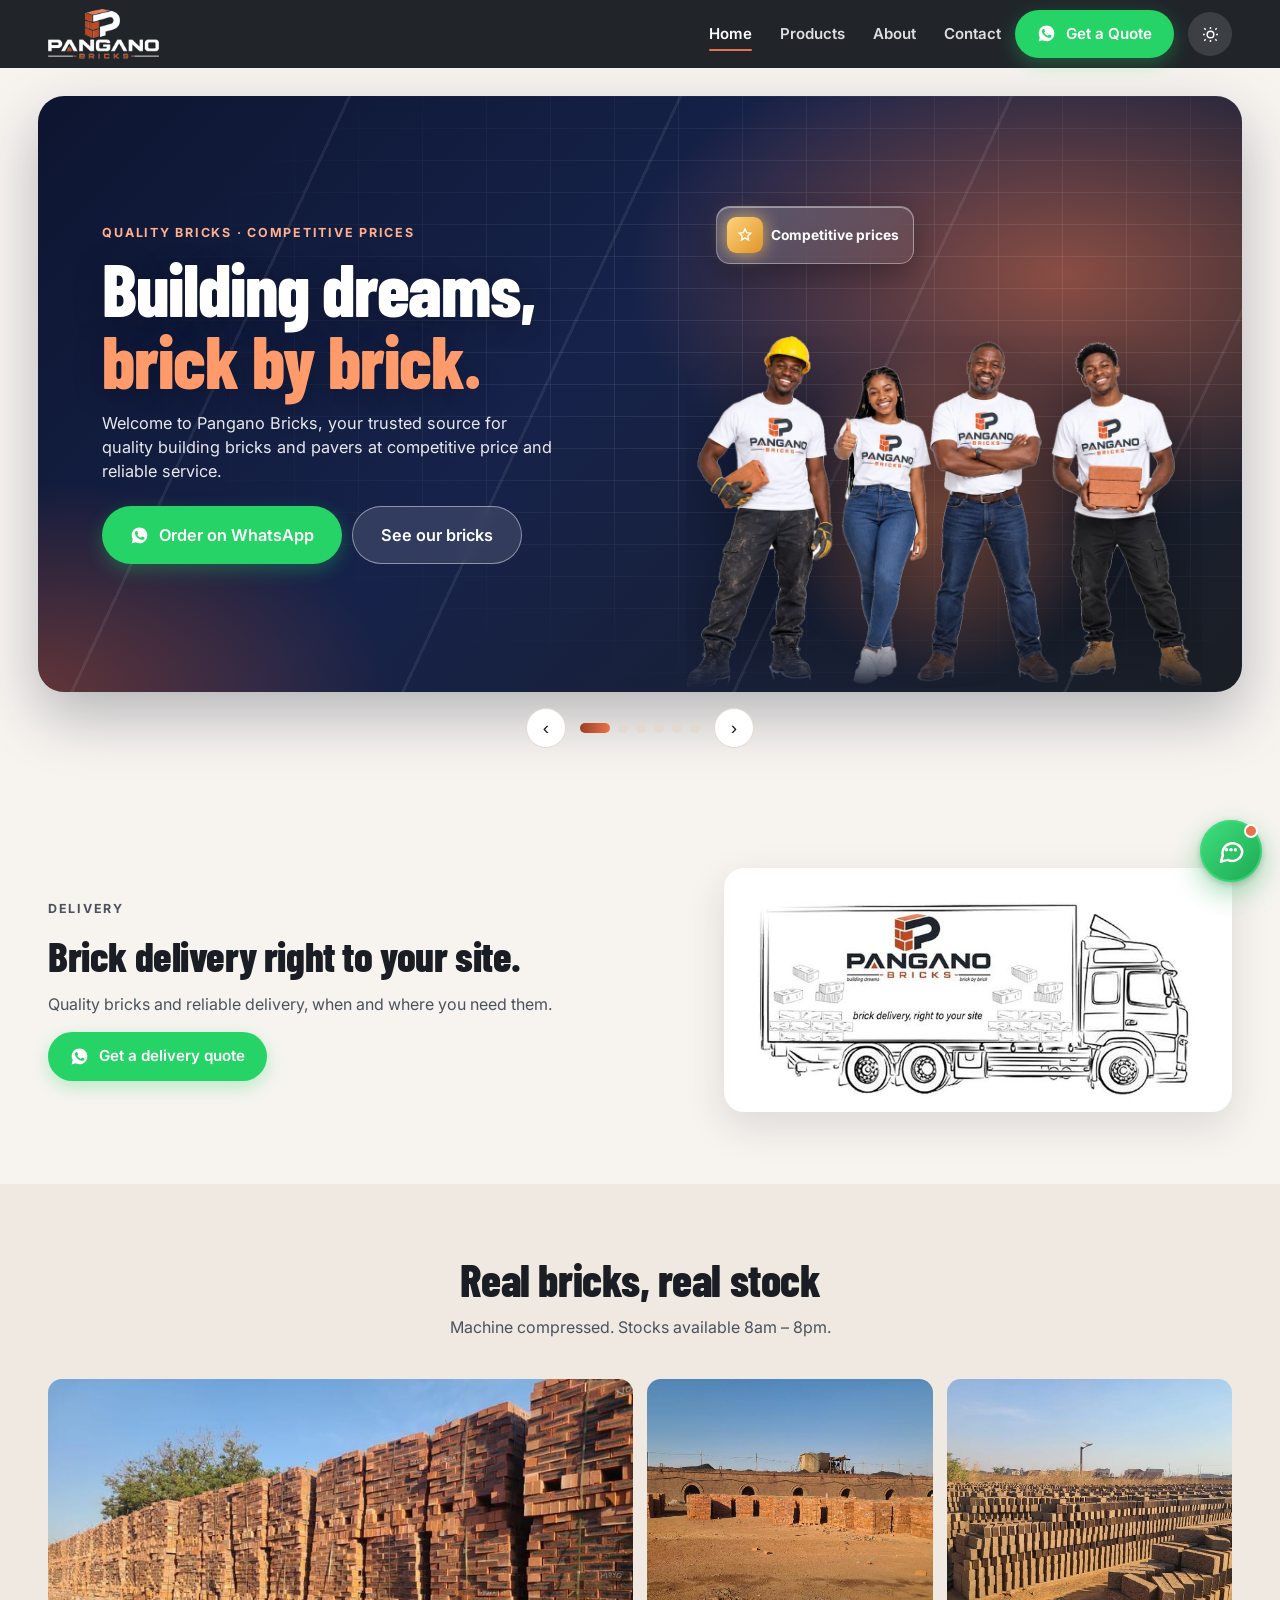
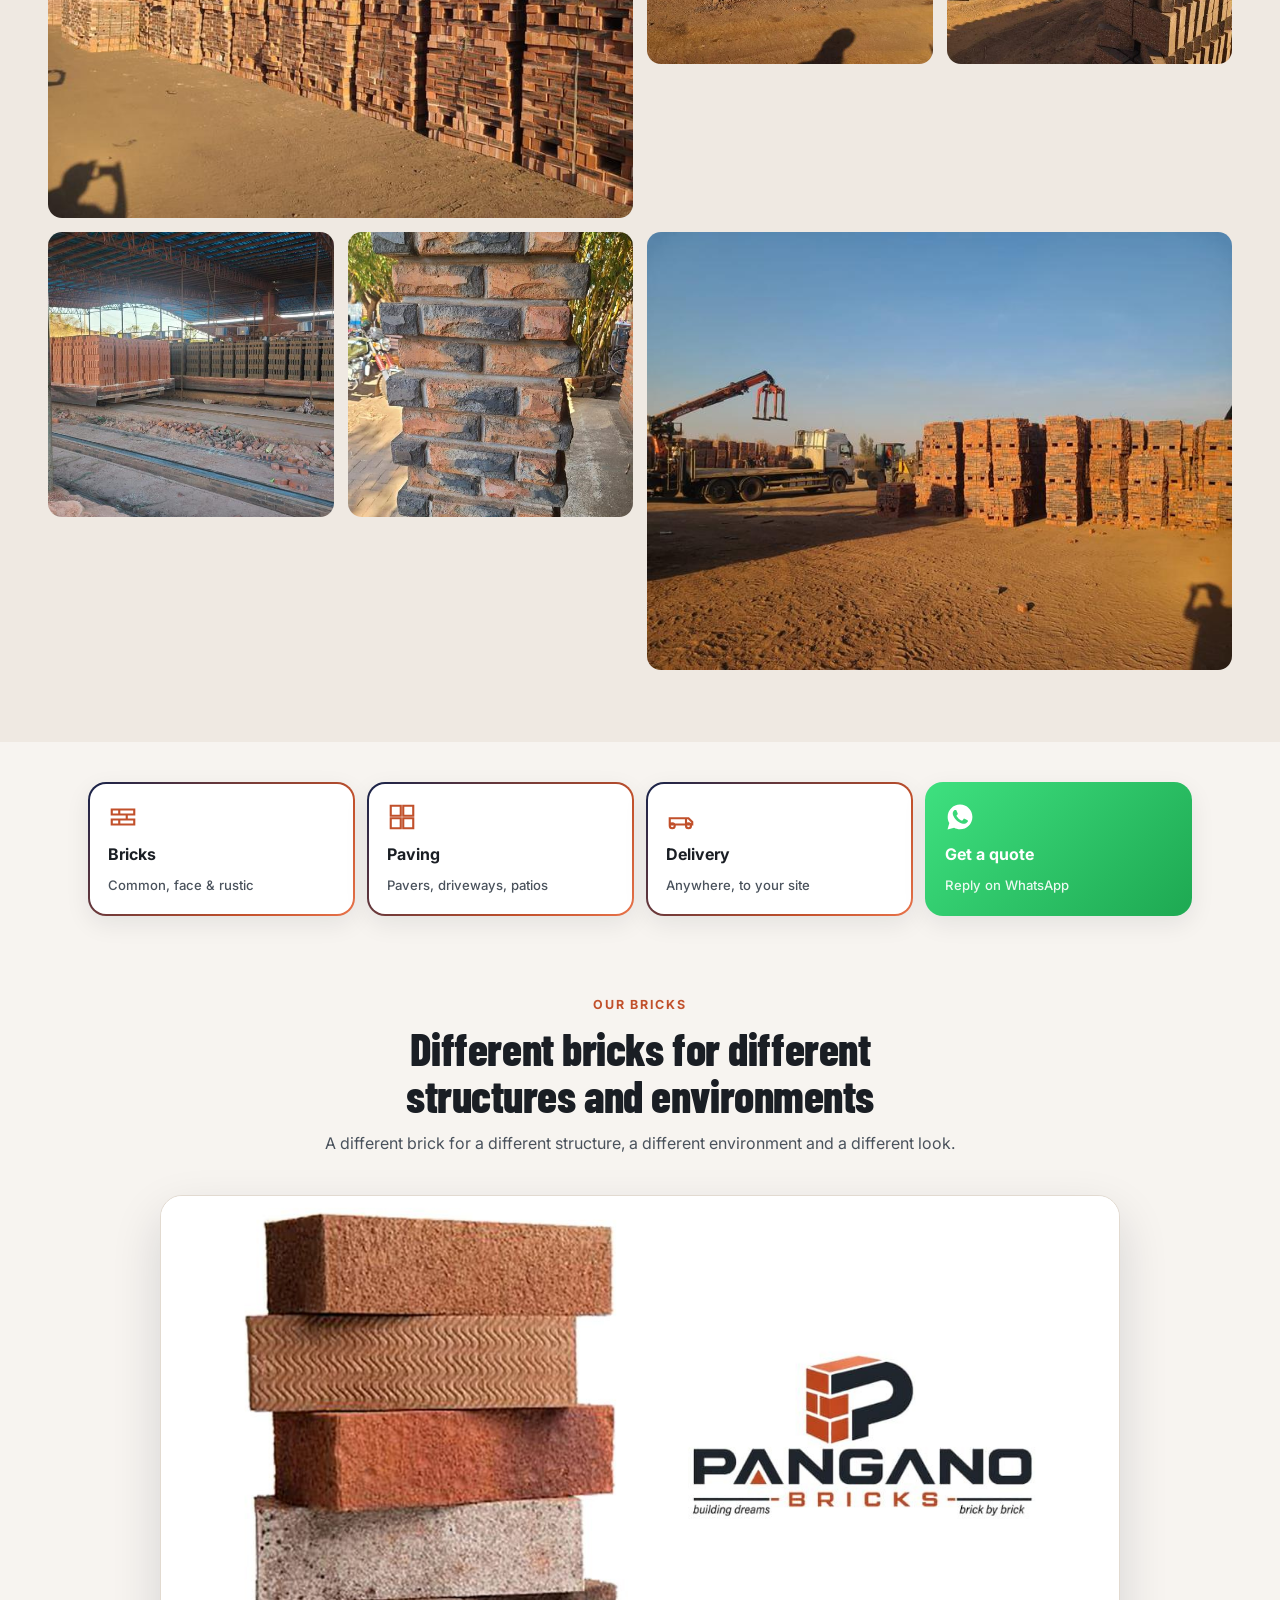
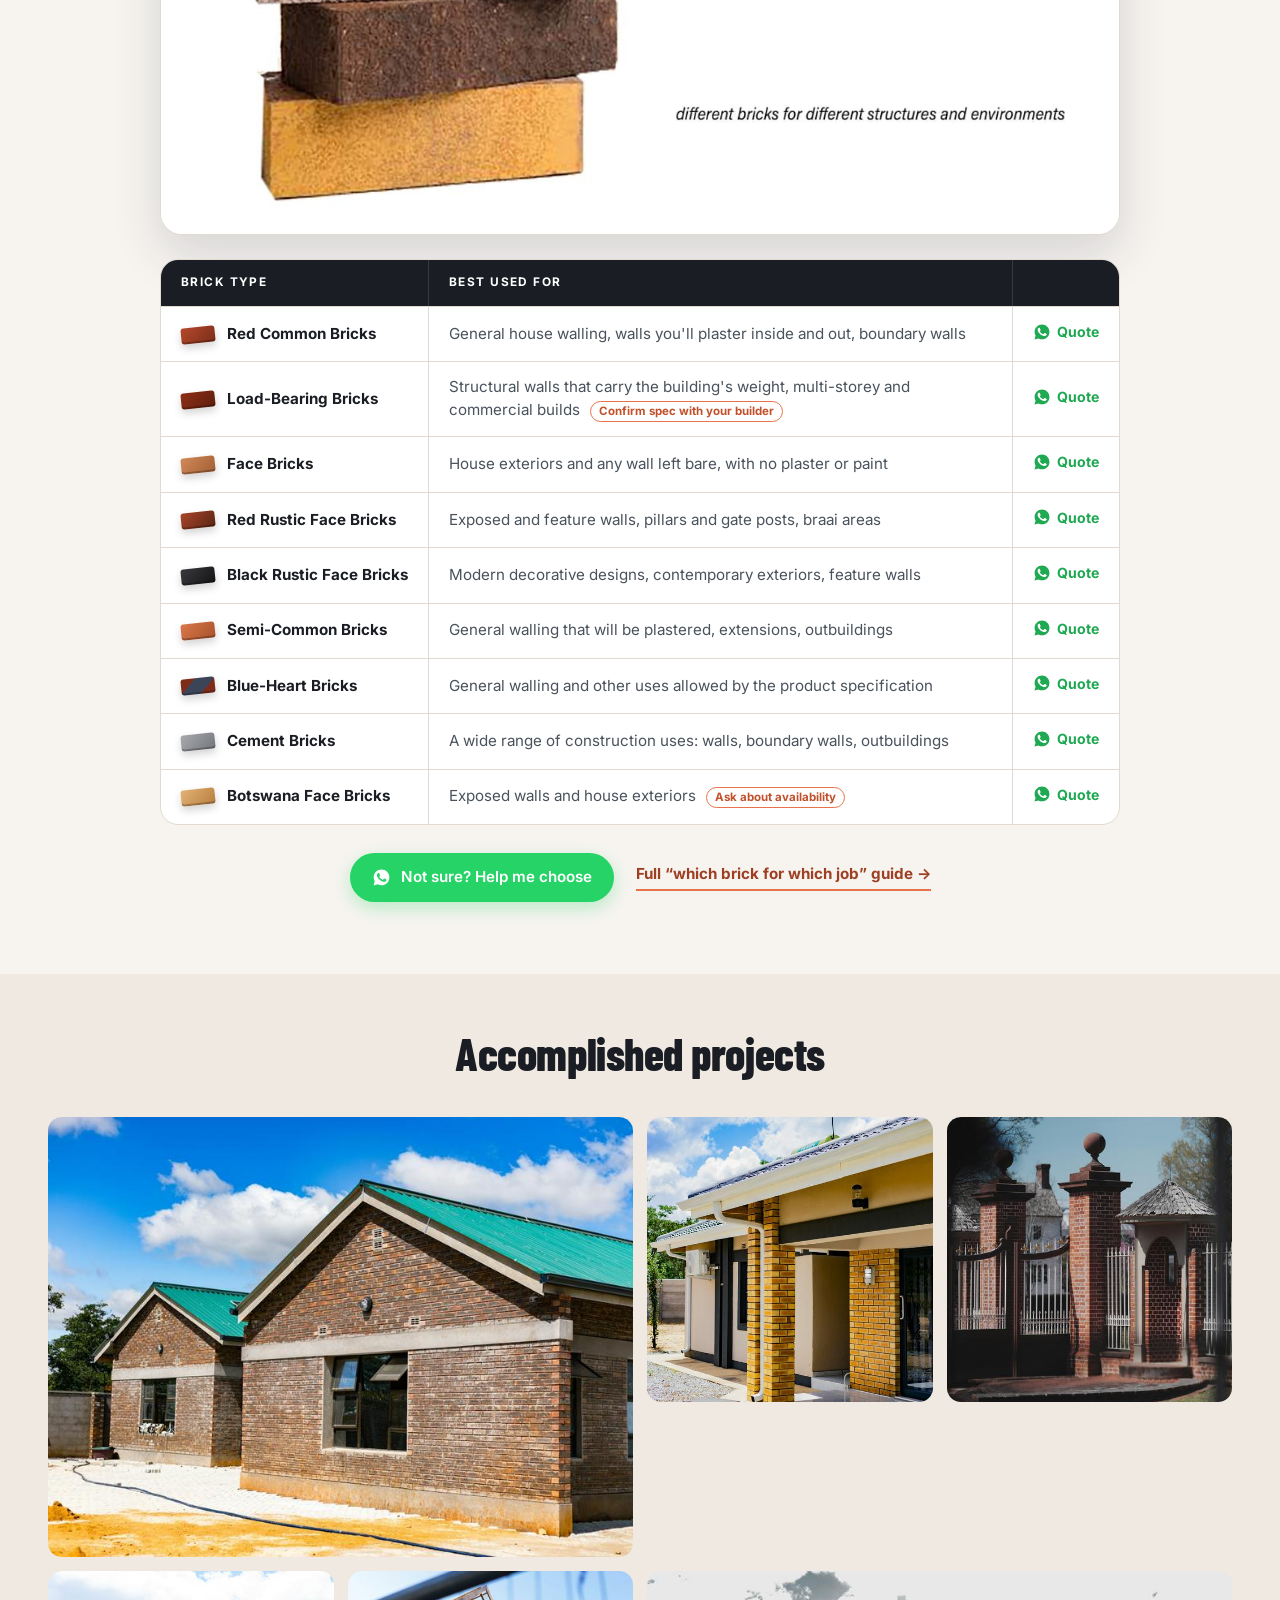
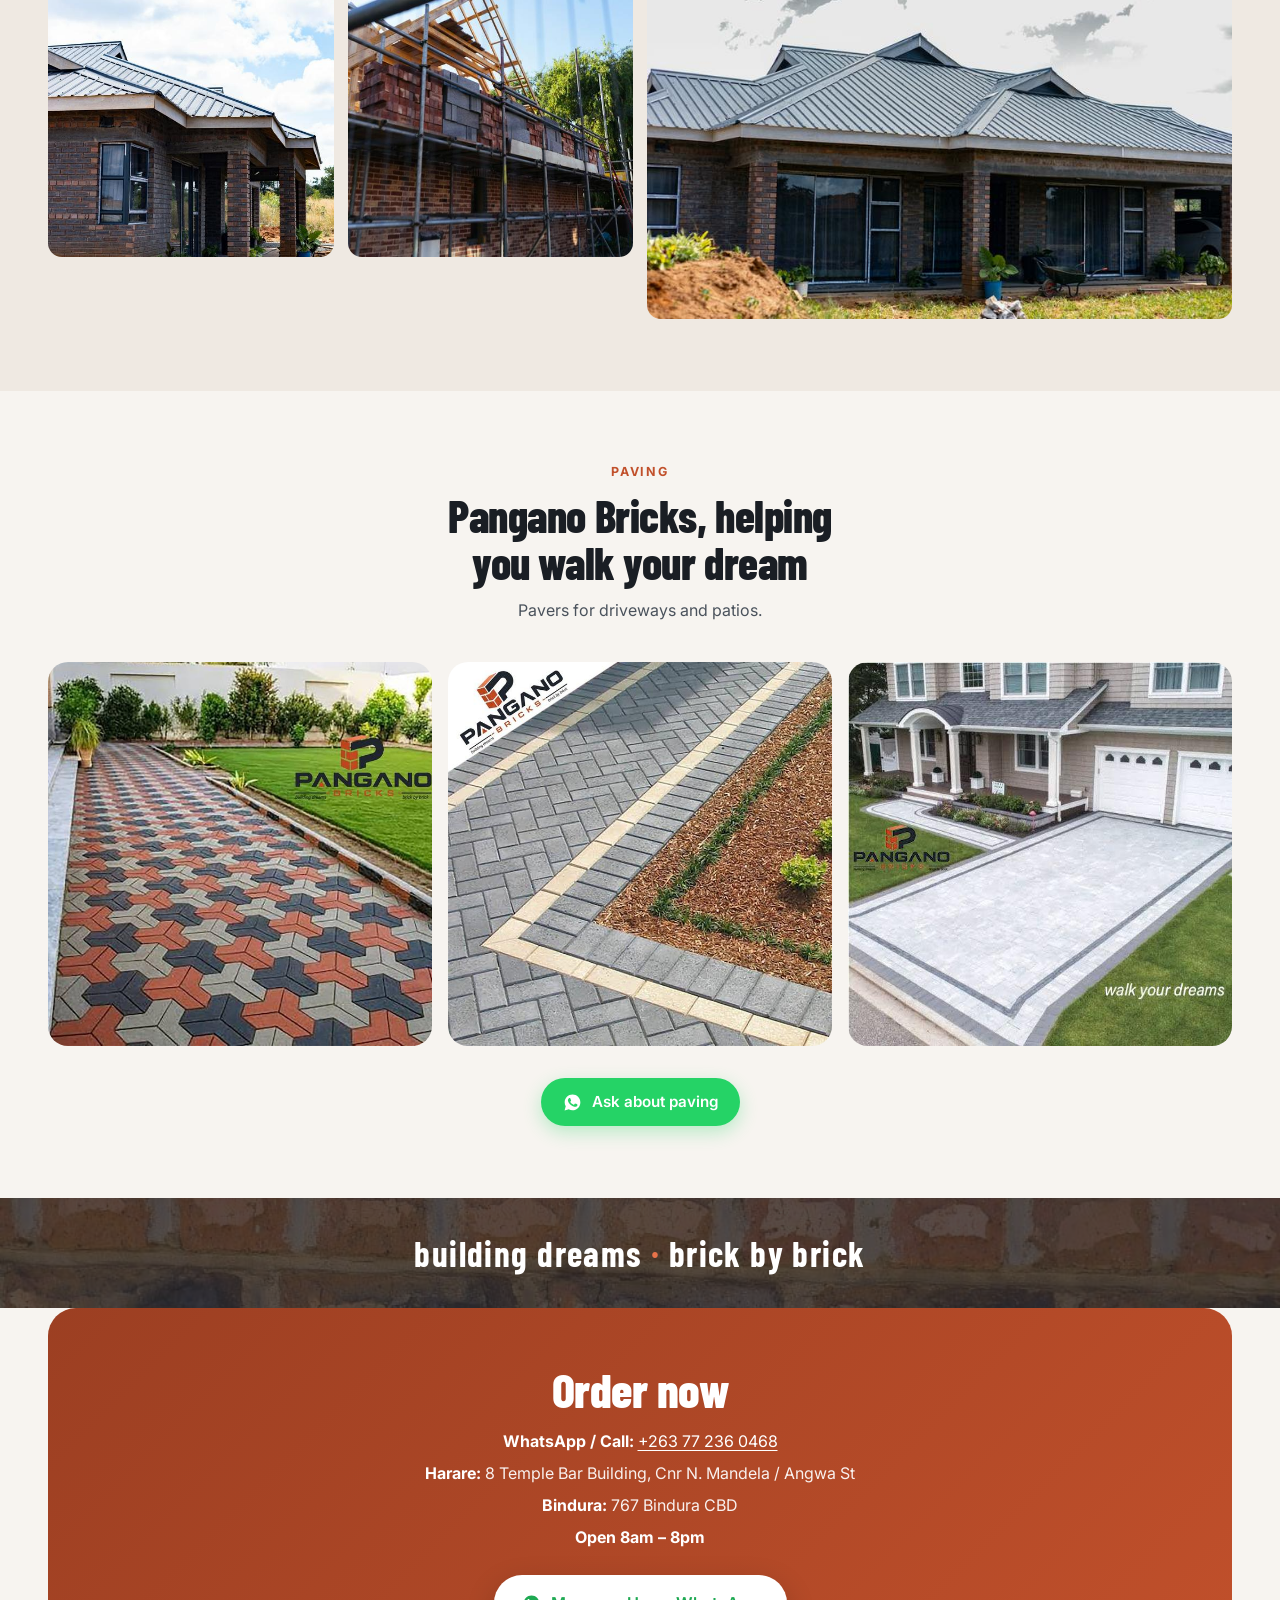
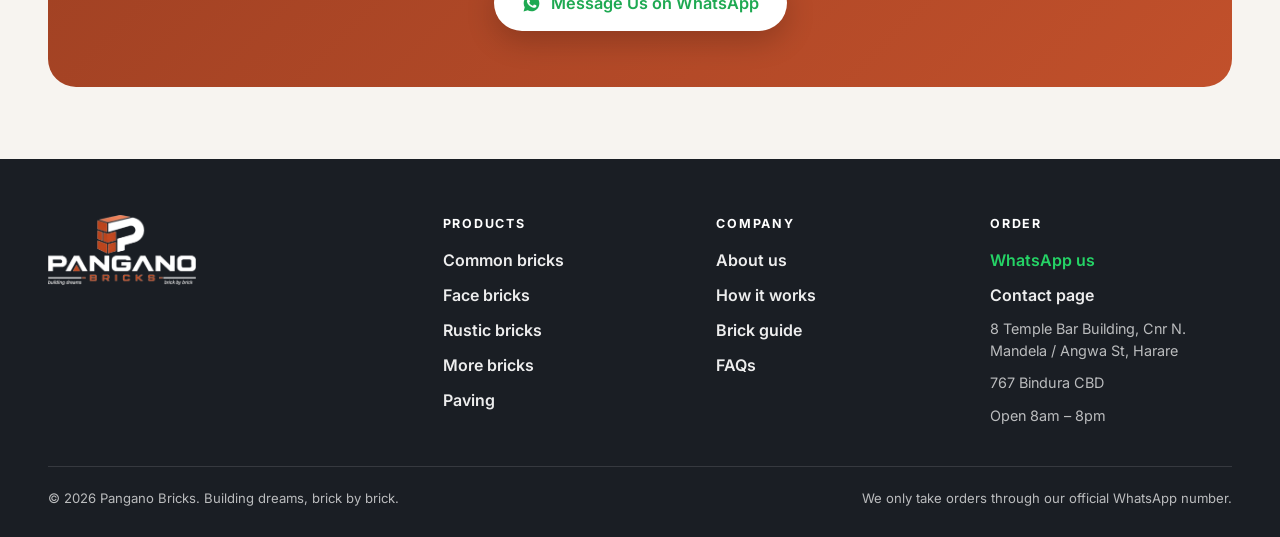
<file: index.html>
<!doctype html>
<html lang="en">
<head>
<meta charset="utf-8" />
<meta name="viewport" content="width=device-width, initial-scale=1" />
<script>
  // Set the theme before first paint (no flash of the wrong theme) and
  // flag that JS is running so scroll-reveal can hide content safely.
  (function () {
    var d = document.documentElement; d.className += " js";
    try {
      var saved = localStorage.getItem("pangano-theme");
      d.setAttribute("data-theme", saved || (matchMedia("(prefers-color-scheme: dark)").matches ? "dark" : "light"));
    } catch (e) {}
  })();
</script>
<title>Pangano Bricks — Building dreams, brick by brick</title>
<meta name="description" content="Pangano Bricks supplies common, face and rustic bricks and pavers from reliable manufacturers at competitive prices, delivered anywhere in Zimbabwe." />
<meta property="og:type" content="website" />
<meta property="og:title" content="Pangano Bricks — Building dreams, brick by brick" />
<meta property="og:description" content="Quality bricks and pavers at competitive prices, delivered to your site. Order on WhatsApp." />
<meta property="og:image" content="https://pangano-bricks.vercel.app/assets/img/og-card.jpg" />
<meta name="theme-color" content="#1a1e24" />
<link rel="icon" type="image/png" sizes="32x32" href="assets/img/favicon-32.png" />
<link rel="apple-touch-icon" href="assets/img/icon-180.png" />
<link rel="preconnect" href="https://fonts.googleapis.com">
<link rel="preconnect" href="https://fonts.gstatic.com" crossorigin>
<link href="https://fonts.googleapis.com/css2?family=Barlow+Condensed:wght@600;700;800&family=Inter:wght@400;500;600;700&display=swap" rel="stylesheet">
<link rel="stylesheet" href="styles.css" />
</head>
<body>

<svg class="icon-sprite" aria-hidden="true">
  <symbol id="i-wa" viewBox="0 0 24 24"><path d="M12.04 2C6.58 2 2.13 6.45 2.13 11.91c0 1.75.46 3.45 1.32 4.95L2 22l5.29-1.39c1.44.79 3.07 1.2 4.73 1.2h.01c5.46 0 9.9-4.45 9.9-9.9C21.94 6.45 17.5 2 12.04 2zm5.8 14.09c-.24.68-1.4 1.31-1.93 1.34-.51.03-1.03.24-3.5-.73-2.97-1.17-4.88-4.18-5.03-4.37-.15-.2-1.2-1.6-1.2-3.05 0-1.45.76-2.16 1.03-2.46.27-.3.59-.37.79-.37.2 0 .4 0 .57.01.18.01.43-.07.67.51.24.58.83 2.02.9 2.17.07.15.12.32.02.52-.1.2-.15.32-.3.5-.15.17-.31.38-.44.51-.15.15-.3.3-.13.6.17.3.76 1.26 1.64 2.04 1.13 1 2.08 1.32 2.38 1.47.3.15.48.13.65-.08.18-.2.75-.88.95-1.18.2-.3.4-.25.67-.15.28.1 1.77.83 2.07.98.3.15.5.22.58.35.07.13.07.75-.17 1.42z"/></symbol>
</svg>


<!-- ===================== HEADER ===================== -->
<header class="site-header" id="siteHeader">
  <div class="header-inner">
    <a href="index.html" class="brand" aria-label="Pangano Bricks home">
      <img src="assets/img/logo-light-compact.png" alt="Pangano Bricks" class="brand-logo" width="640" height="288" />
    </a>
    <nav class="main-nav" aria-label="Main">
      <a href="index.html">Home</a>
      <a href="products.html">Products</a>
      <a href="about.html">About</a>
      <a href="contact.html">Contact</a>
    </nav>
    <a class="btn btn-whatsapp header-cta" href="https://wa.me/263772360468?text=Hi%20Pangano%20Bricks%2C%20I%27d%20like%20a%20quote." target="_blank" rel="noopener">
      <svg class="icon"><use href="#i-wa"/></svg> Get a Quote
    </a>
    <button class="round-btn theme-toggle" id="themeToggle" aria-label="Toggle dark mode" aria-pressed="false">
      <svg class="icon-sun" viewBox="0 0 24 24"><circle cx="12" cy="12" r="4.2"/><path d="M12 2.5v2.4M12 19.1v2.4M4.2 4.2l1.7 1.7M18.1 18.1l1.7 1.7M2.5 12h2.4M19.1 12h2.4M4.2 19.8l1.7-1.7M18.1 5.9l1.7-1.7"/></svg>
      <svg class="icon-moon" viewBox="0 0 24 24"><path d="M20.5 13.8A8.5 8.5 0 1 1 10.2 3.5a6.7 6.7 0 0 0 10.3 10.3z"/></svg>
    </button>
    <button class="round-btn nav-toggle" id="navToggle" aria-label="Open menu" aria-expanded="false" aria-controls="mobileNav">
      <span></span><span></span><span></span>
    </button>
  </div>
</header>

<nav class="mobile-nav" id="mobileNav" aria-label="Mobile">
  <a href="index.html">Home</a>
  <a href="products.html">Products</a>
  <a href="about.html">About</a>
  <a href="contact.html">Contact</a>
  <a class="btn btn-whatsapp" href="https://wa.me/263772360468?text=Hi%20Pangano%20Bricks%2C%20I%27d%20like%20a%20quote." target="_blank" rel="noopener"><svg class="icon"><use href="#i-wa"/></svg> Get a Quote on WhatsApp</a>
</nav>

<main>

  <!-- ===================== HERO: designed banner slider ===================== -->
  <section class="hero">
    <div class="banner-slider" data-slider aria-roledescription="carousel" aria-label="Pangano Bricks highlights">
      <div class="ad-track">

        <div class="banner" role="group" aria-label="1 of 6">
          <div class="banner-art people">
            <img class="cut-people" src="assets/img/people-team.webp" alt="Four smiling people in white Pangano Bricks T-shirts, one holding a brick and one giving a thumbs up" width="1100" height="758" />
            <span class="badge b2 gold"><i><svg viewBox="0 0 24 24"><path d="M12 3l2.6 5.6 6 .7-4.5 4.1 1.2 6L12 16.4 6.7 19.4l1.2-6L3.4 9.3l6-.7z"/></svg></i>Competitive prices</span>
          </div>
          <div class="banner-copy">
            <p class="eyebrow">Quality bricks · competitive prices</p>
            <h1>Building dreams, <span class="hl">brick by brick.</span></h1>
            <p class="banner-sub">Welcome to Pangano Bricks, your trusted source for quality building bricks and pavers at competitive price and reliable service.</p>
            <div class="banner-actions">
              <a class="btn btn-whatsapp btn-lg" href="https://wa.me/263772360468?text=Hi%20Pangano%20Bricks%2C%20I%27d%20like%20a%20quote." target="_blank" rel="noopener"><svg class="icon"><use href="#i-wa"/></svg> Order on WhatsApp</a>
              <a class="btn btn-glass btn-lg" href="#bricks">See our bricks</a>
            </div>
          </div>
        </div>

        <div class="banner light" role="group" aria-label="2 of 6">
          <div class="banner-art people">
            <img class="cut-people tall" src="assets/img/people-delivery.webp" alt="Two smiling delivery workers in Pangano Bricks T-shirts, one carrying bricks on his shoulder" width="703" height="1000" loading="lazy" />
            <span class="badge b1 green"><i><svg viewBox="0 0 24 24"><path d="M12 21s-7-6.2-7-11.5A7 7 0 0 1 19 9.5C19 14.8 12 21 12 21z"/><circle cx="12" cy="9.5" r="2.5"/></svg></i>Anywhere</span>
            <span class="cube">8–8<small>OPEN</small></span>
          </div>
          <div class="banner-copy">
            <p class="eyebrow">Delivery</p>
            <h2>Delivered <span class="hl">anywhere.</span><br />Open 8am – 8pm.</h2>
            <p class="banner-sub">Straight from manufacturer to you.</p>
            <div class="banner-actions">
              <a class="btn btn-whatsapp btn-lg" href="https://wa.me/263772360468?text=Hi%20Pangano%20Bricks%2C%20I%27d%20like%20a%20delivery%20quote.%20My%20site%20is%20in%3A%20" target="_blank" rel="noopener"><svg class="icon"><use href="#i-wa"/></svg> Get a delivery quote</a>
              <a class="btn btn-glass btn-lg" href="#delivery">How it works</a>
            </div>
          </div>
        </div>


        <figure class="banner photo" role="group" aria-label="3 of 6">
          <img src="assets/img/ad-brick-types.jpg" alt="Pangano Bricks advert: a stack of six brick colours and textures — different bricks for different structures and environments" width="1280" height="853" loading="lazy" />
          <figcaption class="ad-caption">Different bricks for different structures <a href="#bricks">See types →</a></figcaption>
        </figure>

        <figure class="banner photo" role="group" aria-label="4 of 6">
          <img src="assets/img/ad-paving-trihex-sm.jpg" alt="Pangano Bricks advert: red, charcoal and grey interlocking pavers laid along a garden walkway" width="720" height="680" loading="lazy" />
          <figcaption class="ad-caption">Interlocking paving for walkways &amp; patios <a href="#paving">See paving →</a></figcaption>
        </figure>

        <figure class="banner photo" role="group" aria-label="5 of 6">
          <img src="assets/img/ad-paving-herringbone-sm.jpg" alt="Pangano Bricks advert: grey herringbone paving with a cream border beside a garden bed" width="720" height="720" loading="lazy" />
          <figcaption class="ad-caption">Driveways, borders &amp; edging <a href="#paving">See paving →</a></figcaption>
        </figure>

        <figure class="banner photo" role="group" aria-label="6 of 6">
          <img src="assets/img/ad-delivery.jpg" alt="Pangano Bricks advert: delivery truck — brick delivery, right to your site" width="1225" height="588" loading="lazy" />
          <figcaption class="ad-caption">Brick delivery right to your site <a href="#delivery">How it works →</a></figcaption>
        </figure>

      </div>
      <div class="ad-controls">
        <button class="ad-arrow" type="button" data-prev aria-label="Previous slide">‹</button>
        <div class="ad-dots"></div>
        <button class="ad-arrow" type="button" data-next aria-label="Next slide">›</button>
      </div>
    </div>
  </section>

  <!-- ===================== DELIVERY ===================== -->
  <section id="delivery">
    <div class="feature flip">
      <div class="feature-media reveal">
        <img src="assets/img/ad-delivery-sm.jpg" srcset="assets/img/ad-delivery-sm.jpg 720w, assets/img/ad-delivery.jpg 1225w" sizes="(min-width: 900px) 620px, 100vw" alt="Pangano Bricks delivery truck — brick delivery, right to your site" loading="lazy" width="1225" height="588" />
      </div>
      <div class="feature-copy reveal">
        <p class="eyebrow">Delivery</p>
        <h2>Brick delivery right to your site.</h2>
        <p>Quality bricks and reliable delivery, when and where you need them.</p>
        <a class="btn btn-whatsapp" href="https://wa.me/263772360468?text=Hi%20Pangano%20Bricks%2C%20I%27d%20like%20a%20delivery%20quote.%20My%20site%20is%20in%3A%20" target="_blank" rel="noopener"><svg class="icon"><use href="#i-wa"/></svg> Get a delivery quote</a>
      </div>
    </div>
  </section>

  <!-- ===================== FROM OUR YARD (real photos) ===================== -->
  <section class="alt-bg" id="stock">
    <div class="section-head reveal">
      <h2>Real bricks, real stock</h2>
      <p>Machine compressed. Stocks available 8am – 8pm.</p>
    </div>
    <div class="yard-grid" data-stagger>
      <figure class="wide reveal"><img src="assets/img/yard-rows-sm.jpg" alt="Long rows of brick cubes in the yard" loading="lazy" /></figure>
      <figure class="reveal"><img src="assets/img/kiln-sm.jpg" alt="Brick kilns" loading="lazy" /></figure>
      <figure class="reveal"><img src="assets/img/drying-sm.jpg" alt="Freshly moulded bricks drying in rows in the sun" loading="lazy" /></figure>
      <figure class="reveal"><img src="assets/img/tunnel-kiln-sm.jpg" alt="Kiln cars loaded with bricks under the factory roof" loading="lazy" /></figure>
      <figure class="reveal"><img src="assets/img/brick-rustic-pillar-sm.jpg" alt="A pillar built with rustic bricks" loading="lazy" /></figure>
      <figure class="wide reveal"><img src="assets/img/yard-loading-sm.jpg" alt="A crane truck loading brick cubes at the yard" loading="lazy" /></figure>
    </div>
  </section>

  <!-- ===================== QUICK TILES ===================== -->
  <nav class="quick-tiles" aria-label="Shortcuts">
    <a class="quick-tile" href="#bricks">
      <svg viewBox="0 0 24 24"><path d="M3 6h18v4H3zM3 14h18v4H3zM9 6v4M15 10v4M9 14v4"/></svg>
      Bricks <small>Common, face &amp; rustic</small>
    </a>
    <a class="quick-tile" href="#paving">
      <svg viewBox="0 0 24 24"><path d="M3 3h8v8H3zM13 3h8v8h-8zM3 13h8v8H3zM13 13h8v8h-8z"/></svg>
      Paving <small>Pavers, driveways, patios</small>
    </a>
    <a class="quick-tile" href="#delivery">
      <svg viewBox="0 0 24 24"><path d="M3 13h13v5H3zM16 13h2l3 3v2h-5zM5 21a2 2 0 1 0 0-4 2 2 0 0 0 0 4zM18 21a2 2 0 1 0 0-4 2 2 0 0 0 0 4z"/></svg>
      Delivery <small>Anywhere, to your site</small>
    </a>
    <a class="quick-tile wa" href="https://wa.me/263772360468?text=Hi%20Pangano%20Bricks%2C%20I%27d%20like%20a%20quote." target="_blank" rel="noopener">
      <svg viewBox="0 0 24 24"><use href="#i-wa"/></svg>
      Get a quote <small>Reply on WhatsApp</small>
    </a>
  </nav>

  <!-- ===================== BRICK TYPES: branded advert + table ===================== -->
  <section id="bricks">
    <div class="section-head reveal">
      <p class="eyebrow">Our bricks</p>
      <h2>Different bricks for different structures and environments</h2>
      <p>A different brick for a different structure, a different environment and a different look.</p>
    </div>
    <figure class="brick-ad reveal">
      <img src="assets/img/ad-brick-types-sm.jpg" srcset="assets/img/ad-brick-types-sm.jpg 720w, assets/img/ad-brick-types.jpg 1280w" sizes="(min-width: 1000px) 960px, 100vw" alt="Pangano Bricks advert: six bricks stacked in different colours and textures, red, chevron-textured, terracotta, grey, brown and yellow — different bricks for different structures and environments" width="1280" height="853" loading="lazy" />
    </figure>
    <div class="brick-table-wrap reveal">
      <table class="brick-table">
        <caption>Brick types and where to use them</caption>
        <thead><tr><th scope="col">Brick type</th><th scope="col">Best used for</th><th scope="col"><span class="sr-only">Quote</span></th></tr></thead>
        <tbody>
          <tr>
            <th scope="row"><span class="bt-swatch" style="--sw:linear-gradient(135deg,#b4492a,#7c2d1a)" aria-hidden="true"></span><a href="products.html#common">Red Common Bricks</a></th>
            <td>General house walling, walls you'll plaster inside and out, boundary walls</td>
            <td class="bt-quote"><a href="https://wa.me/263772360468?text=Hi%20Pangano%20Bricks%2C%20I%27d%20like%20a%20quote%20for%20red%20common%20bricks." target="_blank" rel="noopener" aria-label="Get a quote for red common bricks on WhatsApp"><svg class="icon"><use href="#i-wa"/></svg><span class="bt-qt"> Quote</span></a></td>
          </tr>
          <tr>
            <th scope="row"><span class="bt-swatch" style="--sw:linear-gradient(135deg,#8e2f17,#5e1d0d)" aria-hidden="true"></span><a href="products.html#range">Load-Bearing Bricks</a></th>
            <td>Structural walls that carry the building's weight, multi-storey and commercial builds <span class="bt-note">Confirm spec with your builder</span></td>
            <td class="bt-quote"><a href="https://wa.me/263772360468?text=Hi%20Pangano%20Bricks%2C%20I%27d%20like%20a%20quote%20for%20load-bearing%20bricks." target="_blank" rel="noopener" aria-label="Get a quote for load-bearing bricks on WhatsApp"><svg class="icon"><use href="#i-wa"/></svg><span class="bt-qt"> Quote</span></a></td>
          </tr>
          <tr>
            <th scope="row"><span class="bt-swatch" style="--sw:linear-gradient(135deg,#d08a5a,#a35f34)" aria-hidden="true"></span><a href="products.html#face">Face Bricks</a></th>
            <td>House exteriors and any wall left bare, with no plaster or paint</td>
            <td class="bt-quote"><a href="https://wa.me/263772360468?text=Hi%20Pangano%20Bricks%2C%20I%27d%20like%20a%20quote%20for%20face%20bricks." target="_blank" rel="noopener" aria-label="Get a quote for face bricks on WhatsApp"><svg class="icon"><use href="#i-wa"/></svg><span class="bt-qt"> Quote</span></a></td>
          </tr>
          <tr>
            <th scope="row"><span class="bt-swatch" style="--sw:linear-gradient(135deg,#a8452a,#5a2414)" aria-hidden="true"></span><a href="products.html#rustic">Red Rustic Face Bricks</a></th>
            <td>Exposed and feature walls, pillars and gate posts, braai areas</td>
            <td class="bt-quote"><a href="https://wa.me/263772360468?text=Hi%20Pangano%20Bricks%2C%20I%27d%20like%20a%20quote%20for%20red%20rustic%20face%20bricks." target="_blank" rel="noopener" aria-label="Get a quote for red rustic face bricks on WhatsApp"><svg class="icon"><use href="#i-wa"/></svg><span class="bt-qt"> Quote</span></a></td>
          </tr>
          <tr>
            <th scope="row"><span class="bt-swatch" style="--sw:linear-gradient(135deg,#3a3a3e,#141416)" aria-hidden="true"></span><a href="products.html#range">Black Rustic Face Bricks</a></th>
            <td>Modern decorative designs, contemporary exteriors, feature walls</td>
            <td class="bt-quote"><a href="https://wa.me/263772360468?text=Hi%20Pangano%20Bricks%2C%20I%27d%20like%20a%20quote%20for%20black%20rustic%20face%20bricks." target="_blank" rel="noopener" aria-label="Get a quote for black rustic face bricks on WhatsApp"><svg class="icon"><use href="#i-wa"/></svg><span class="bt-qt"> Quote</span></a></td>
          </tr>
          <tr>
            <th scope="row"><span class="bt-swatch" style="--sw:linear-gradient(135deg,#d9774a,#a9532c)" aria-hidden="true"></span><a href="products.html#range">Semi-Common Bricks</a></th>
            <td>General walling that will be plastered, extensions, outbuildings</td>
            <td class="bt-quote"><a href="https://wa.me/263772360468?text=Hi%20Pangano%20Bricks%2C%20I%27d%20like%20a%20quote%20for%20semi-common%20bricks." target="_blank" rel="noopener" aria-label="Get a quote for semi-common bricks on WhatsApp"><svg class="icon"><use href="#i-wa"/></svg><span class="bt-qt"> Quote</span></a></td>
          </tr>
          <tr>
            <th scope="row"><span class="bt-swatch" style="--sw:linear-gradient(135deg,#7c2d1a 0 30%,#3c4458 30% 70%,#7c2d1a 70%)" aria-hidden="true"></span><a href="products.html#range">Blue-Heart Bricks</a></th>
            <td>General walling and other uses allowed by the product specification</td>
            <td class="bt-quote"><a href="https://wa.me/263772360468?text=Hi%20Pangano%20Bricks%2C%20I%27d%20like%20a%20quote%20for%20blue-heart%20bricks." target="_blank" rel="noopener" aria-label="Get a quote for blue-heart bricks on WhatsApp"><svg class="icon"><use href="#i-wa"/></svg><span class="bt-qt"> Quote</span></a></td>
          </tr>
          <tr>
            <th scope="row"><span class="bt-swatch" style="--sw:linear-gradient(135deg,#a7a9ad,#74777c)" aria-hidden="true"></span><a href="products.html#range">Cement Bricks</a></th>
            <td>A wide range of construction uses: walls, boundary walls, outbuildings</td>
            <td class="bt-quote"><a href="https://wa.me/263772360468?text=Hi%20Pangano%20Bricks%2C%20I%27d%20like%20a%20quote%20for%20cement%20bricks." target="_blank" rel="noopener" aria-label="Get a quote for cement bricks on WhatsApp"><svg class="icon"><use href="#i-wa"/></svg><span class="bt-qt"> Quote</span></a></td>
          </tr>
          <tr>
            <th scope="row"><span class="bt-swatch" style="--sw:linear-gradient(135deg,#e2b277,#b8803f)" aria-hidden="true"></span><a href="products.html#range">Botswana Face Bricks</a></th>
            <td>Exposed walls and house exteriors <span class="bt-note">Ask about availability</span></td>
            <td class="bt-quote"><a href="https://wa.me/263772360468?text=Hi%20Pangano%20Bricks%2C%20I%27d%20like%20a%20quote%20for%20Botswana%20face%20bricks." target="_blank" rel="noopener" aria-label="Get a quote for botswana face bricks on WhatsApp"><svg class="icon"><use href="#i-wa"/></svg><span class="bt-qt"> Quote</span></a></td>
          </tr>
        </tbody>
      </table>
    </div>
    <p class="reveal bt-after">
      <a class="btn btn-whatsapp" data-chat="Which brick for my job?" href="https://wa.me/263772360468?text=Hi%20Pangano%20Bricks%2C%20can%20you%20help%20me%20choose%20a%20brick%3F" target="_blank" rel="noopener"><svg class="icon"><use href="#i-wa"/></svg> Not sure? Help me choose</a>
      <a class="btn-ghost-dark" href="products.html#guide">Full &ldquo;which brick for which job&rdquo; guide →</a>
    </p>
  </section>

  <!-- ===================== OUR PROJECTS ===================== -->
  <section class="alt-bg" style="padding-top:56px;">
    <div class="section-head reveal">
      <h2>Accomplished projects</h2>
    </div>
    <div class="yard-grid" data-stagger>
      <figure class="wide reveal"><img src="assets/img/use-face-sm.jpg" alt="A face brick house with a green roof" loading="lazy" /></figure>
      <figure class="reveal"><img src="assets/img/use-face-yellow-sm.jpg" alt="Yellow face brick pillars on a veranda" loading="lazy" /></figure>
      <figure class="reveal"><img src="assets/img/use-pillars-sm.jpg" alt="Brick gate pillars with a steel gate" loading="lazy" /></figure>
      <figure class="reveal"><img src="assets/img/use-face-2-sm.jpg" alt="A grey-roofed face brick house" loading="lazy" /></figure>
      <figure class="reveal"><img src="assets/img/use-common-sm.jpg" alt="A house under construction with brick walls" loading="lazy" /></figure>
      <figure class="wide reveal"><img src="assets/img/use-face-3-sm.jpg" alt="A wide face brick house with a grey roof" loading="lazy" /></figure>
    </div>
  </section>

  <!-- ===================== PAVING ===================== -->
  <section id="paving">
    <div class="section-head reveal">
      <p class="eyebrow">Paving</p>
      <h2>Pangano Bricks, helping you walk your dream</h2>
      <p>Pavers for driveways and patios.</p>
    </div>
    <div class="paving-grid" data-stagger>
      <figure class="reveal"><img src="assets/img/ad-paving-trihex-sm.jpg" alt="Interlocking Y-shaped pavers in red, charcoal and grey along a garden walkway" loading="lazy" width="720" height="680" /></figure>
      <figure class="reveal"><img src="assets/img/ad-paving-herringbone-sm.jpg" alt="Grey rectangular pavers laid in herringbone with a cream border" loading="lazy" width="720" height="720" /></figure>
      <figure class="reveal"><img src="assets/img/ad-paving-slab-sm.jpg" alt="A light grey paved driveway with a charcoal border in front of a house" loading="lazy" width="554" height="554" /></figure>
    </div>
    <p class="reveal" style="text-align:center; margin-top:32px;">
      <a class="btn btn-whatsapp" href="https://wa.me/263772360468?text=Hi%20Pangano%20Bricks%2C%20I%27d%20like%20to%20ask%20about%20paving." target="_blank" rel="noopener"><svg class="icon"><use href="#i-wa"/></svg> Ask about paving</a>
    </p>
  </section>

  <div class="tile-band" aria-hidden="true"><p>building dreams <span>·</span> brick by brick</p></div>

  <!-- ===================== CTA ===================== -->
  <div class="cta-wrap">
    <section class="cta reveal" id="order">
      <h2>Order now</h2>
      <ul class="cta-contact">
        <li><strong>WhatsApp / Call:</strong> <a href="tel:+263772360468">+263 77 236 0468</a></li>
        <li><strong>Harare:</strong> 8 Temple Bar Building, Cnr N. Mandela / Angwa St</li>
        <li><strong>Bindura:</strong> 767 Bindura CBD</li>
        <li><strong>Open 8am – 8pm</strong></li>
      </ul>
      <a class="btn btn-whatsapp btn-lg" href="https://wa.me/263772360468?text=Hi%20Pangano%20Bricks%2C%20I%27d%20like%20a%20quote." target="_blank" rel="noopener">
        <svg class="icon"><use href="#i-wa"/></svg> Message Us on WhatsApp
      </a>
    </section>
  </div>

</main>

<!-- ===================== FOOTER ===================== -->
<footer class="site-footer">
  <div class="footer-grid">
    <div>
      <img src="assets/img/logo-light.png" alt="Pangano Bricks — building dreams, brick by brick" class="footer-logo" width="640" height="303" loading="lazy" />
    </div>
    <div>
      <h4>Products</h4>
      <ul>
        <li><a href="products.html#common">Common bricks</a></li>
        <li><a href="products.html#face">Face bricks</a></li>
        <li><a href="products.html#rustic">Rustic bricks</a></li>
        <li><a href="products.html#range">More bricks</a></li>
        <li><a href="products.html#paving">Paving</a></li>
      </ul>
    </div>
    <div>
      <h4>Company</h4>
      <ul>
        <li><a href="about.html">About us</a></li>
        <li><a href="about.html#process">How it works</a></li>
        <li><a href="products.html#guide">Brick guide</a></li>
        <li><a href="contact.html#faq">FAQs</a></li>
      </ul>
    </div>
    <div>
      <h4>Order</h4>
      <ul>
        <li><a class="footer-wa" href="https://wa.me/263772360468?text=Hi%20Pangano%20Bricks%2C%20I%27d%20like%20a%20quote." target="_blank" rel="noopener">WhatsApp us</a></li>
        <li><a href="contact.html">Contact page</a></li>
        <li>8 Temple Bar Building, Cnr N. Mandela / Angwa St, Harare</li>
        <li>767 Bindura CBD</li>
        <li>Open 8am – 8pm</li>
      </ul>
    </div>
  </div>
  <div class="footer-bottom">
    <span>&copy; <span id="year"></span> Pangano Bricks. Building dreams, brick by brick.</span>
    <span>We only take orders through our official WhatsApp number.</span>
  </div>
</footer>

<button class="chat-launcher" type="button" aria-label="Chat with the Pangano Bricks assistant">
  <svg class="ic-chat" viewBox="0 0 24 24" aria-hidden="true"><path d="M21 12a8 8 0 0 1-11.6 7.1L4 20.5l1.4-4.9A8 8 0 1 1 21 12z"/><path d="M8.5 11h.01M12 11h.01M15.5 11h.01" stroke-width="2.8"/></svg>
  <svg class="ic-close" viewBox="0 0 24 24" aria-hidden="true"><path d="M6 6l12 12M18 6 6 18"/></svg>
  <span class="dot" aria-hidden="true"></span>
</button>

<script src="script.js"></script>
<script src="chat.js" defer></script>
</body>
</html>
</file>
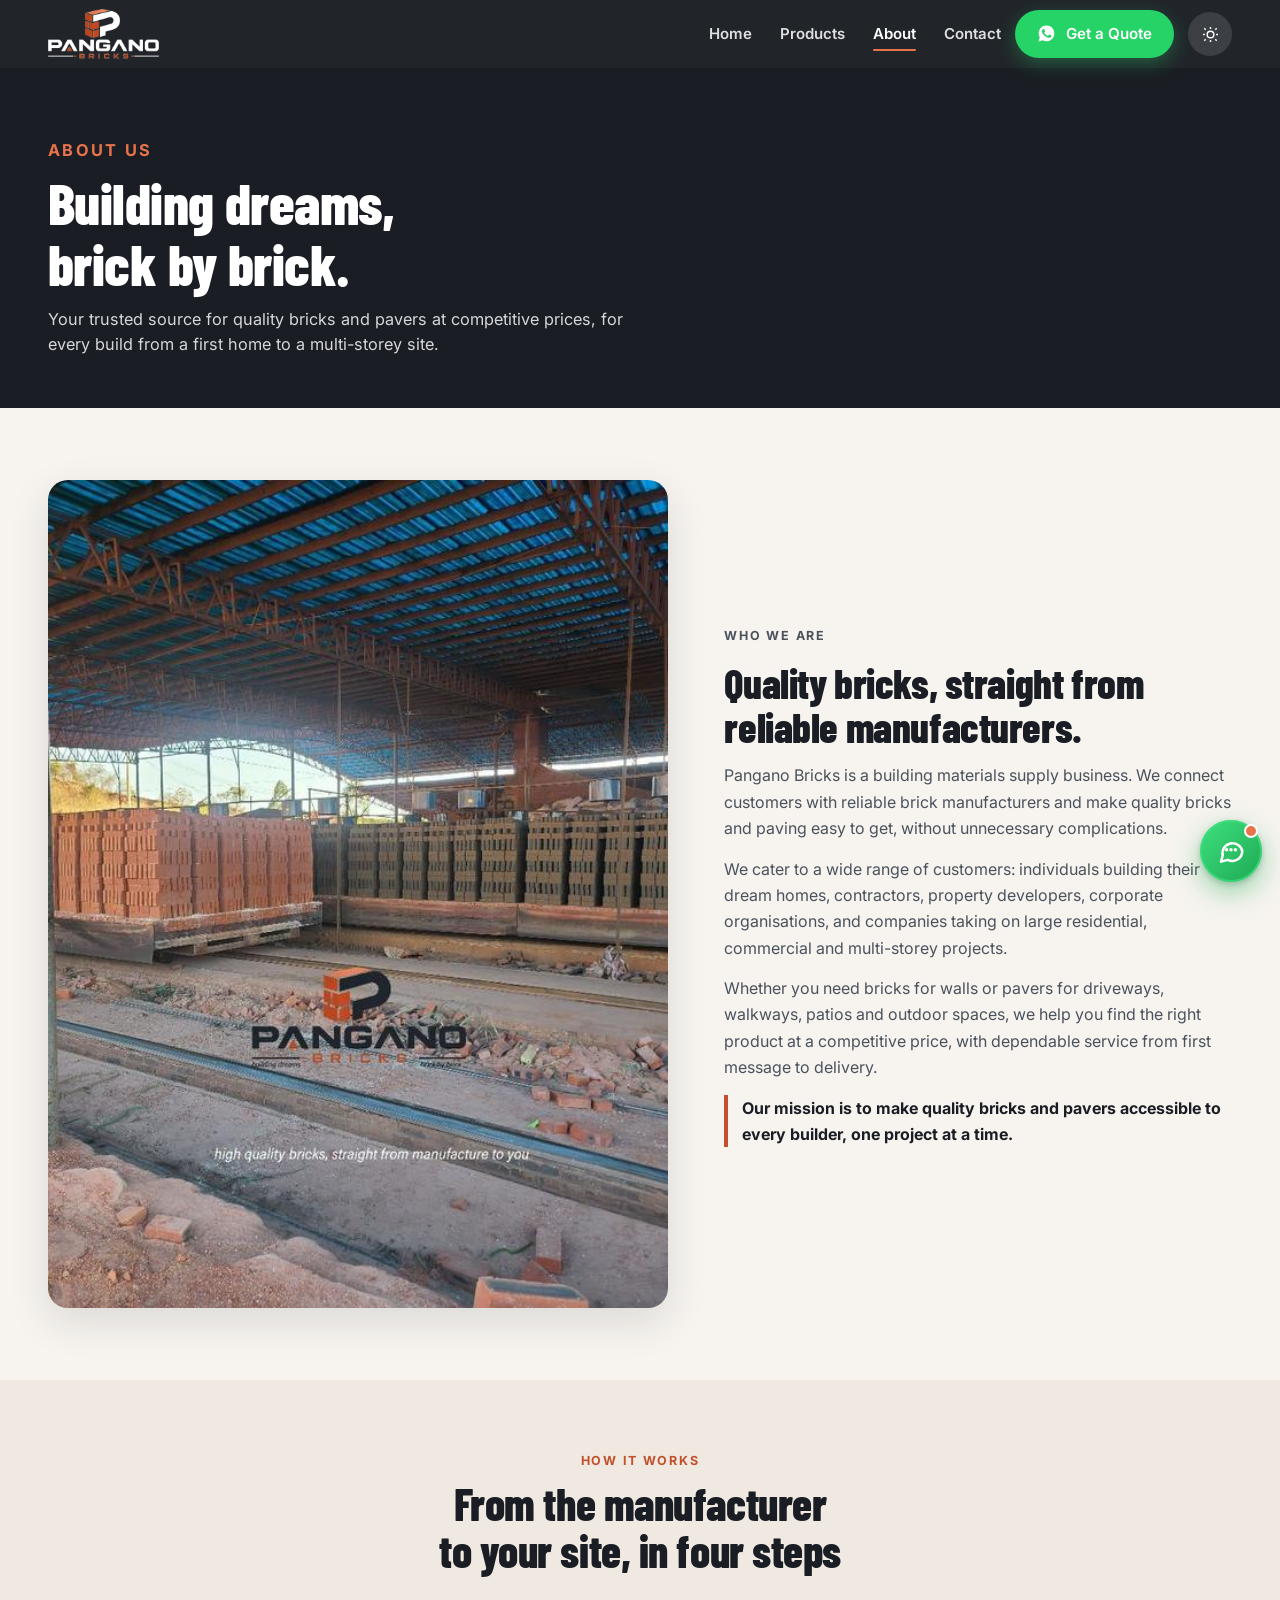
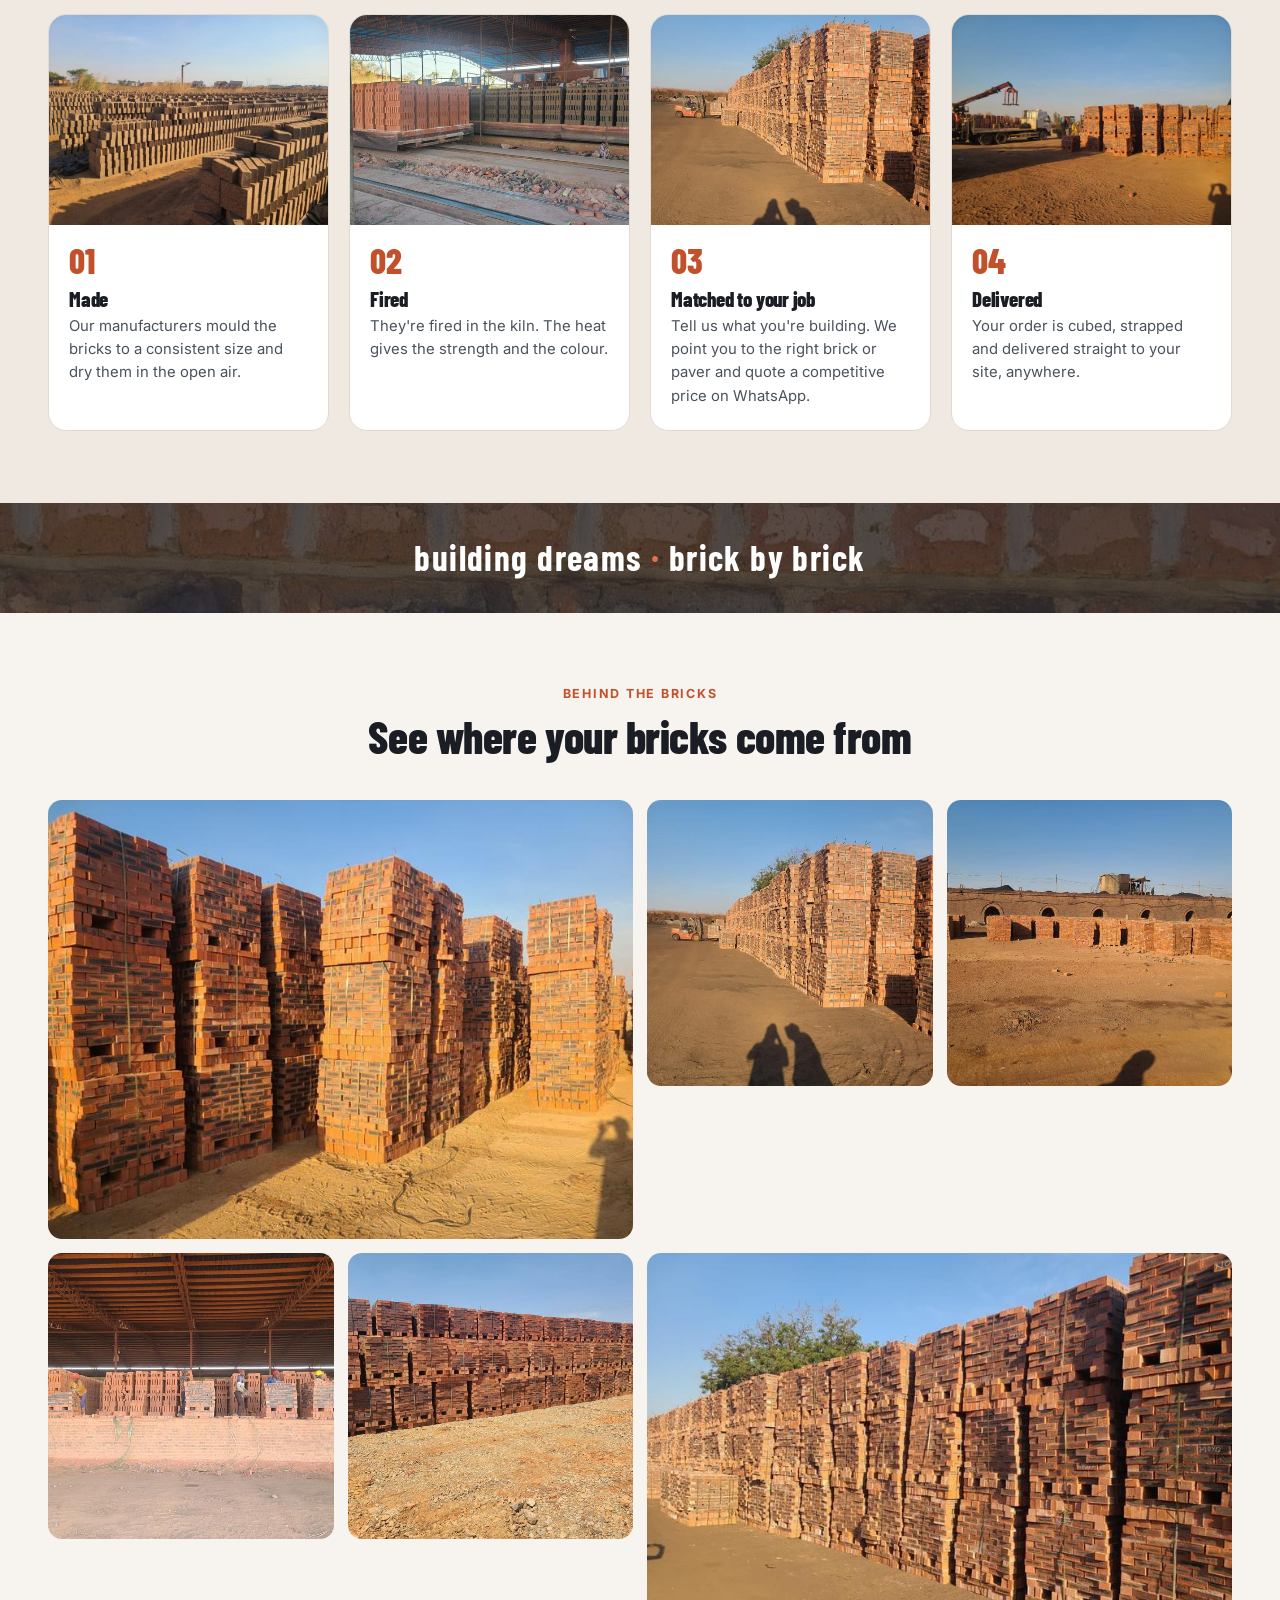
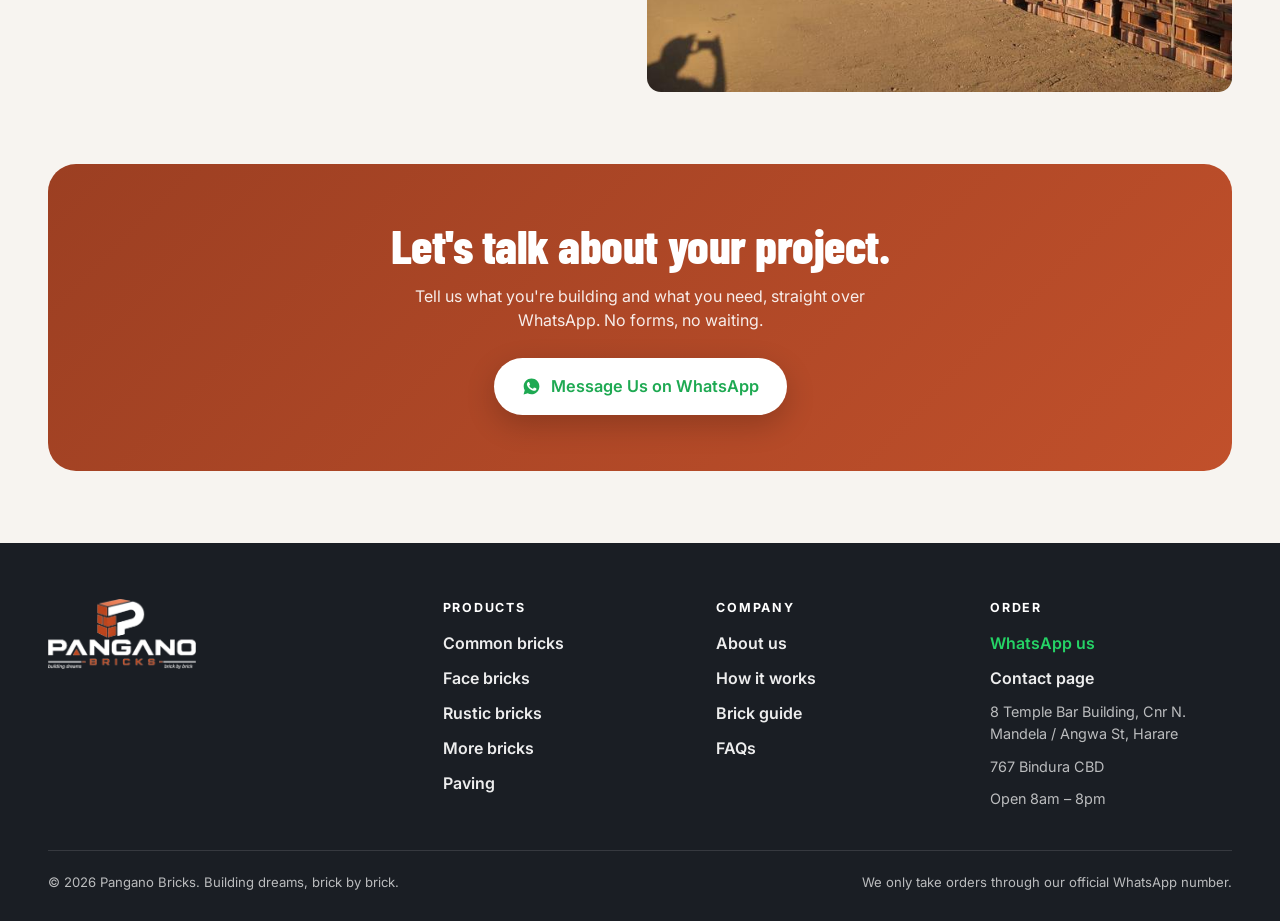
<file: about.html>
<!doctype html>
<html lang="en">
<head>
<meta charset="utf-8" />
<meta name="viewport" content="width=device-width, initial-scale=1" />
<script>
  // Set the theme before first paint (no flash of the wrong theme) and
  // flag that JS is running so scroll-reveal can hide content safely.
  (function () {
    var d = document.documentElement; d.className += " js";
    try {
      var saved = localStorage.getItem("pangano-theme");
      d.setAttribute("data-theme", saved || (matchMedia("(prefers-color-scheme: dark)").matches ? "dark" : "light"));
    } catch (e) {}
  })();
</script>
<title>About Us — Pangano Bricks</title>
<meta name="description" content="Pangano Bricks connects homeowners, builders and developers with reliable brick manufacturers: quality bricks and pavers at competitive prices, delivered across Zimbabwe." />
<meta property="og:type" content="website" />
<meta property="og:title" content="About Us — Pangano Bricks" />
<meta property="og:description" content="Quality bricks and pavers at competitive prices, delivered to your site. Order on WhatsApp." />
<meta property="og:image" content="https://pangano-bricks.vercel.app/assets/img/og-card.jpg" />
<meta name="theme-color" content="#1a1e24" />
<link rel="icon" type="image/png" sizes="32x32" href="assets/img/favicon-32.png" />
<link rel="apple-touch-icon" href="assets/img/icon-180.png" />
<link rel="preconnect" href="https://fonts.googleapis.com">
<link rel="preconnect" href="https://fonts.gstatic.com" crossorigin>
<link href="https://fonts.googleapis.com/css2?family=Barlow+Condensed:wght@600;700;800&family=Inter:wght@400;500;600;700&display=swap" rel="stylesheet">
<link rel="stylesheet" href="styles.css" />
</head>
<body>

<svg class="icon-sprite" aria-hidden="true">
  <symbol id="i-wa" viewBox="0 0 24 24"><path d="M12.04 2C6.58 2 2.13 6.45 2.13 11.91c0 1.75.46 3.45 1.32 4.95L2 22l5.29-1.39c1.44.79 3.07 1.2 4.73 1.2h.01c5.46 0 9.9-4.45 9.9-9.9C21.94 6.45 17.5 2 12.04 2zm5.8 14.09c-.24.68-1.4 1.31-1.93 1.34-.51.03-1.03.24-3.5-.73-2.97-1.17-4.88-4.18-5.03-4.37-.15-.2-1.2-1.6-1.2-3.05 0-1.45.76-2.16 1.03-2.46.27-.3.59-.37.79-.37.2 0 .4 0 .57.01.18.01.43-.07.67.51.24.58.83 2.02.9 2.17.07.15.12.32.02.52-.1.2-.15.32-.3.5-.15.17-.31.38-.44.51-.15.15-.3.3-.13.6.17.3.76 1.26 1.64 2.04 1.13 1 2.08 1.32 2.38 1.47.3.15.48.13.65-.08.18-.2.75-.88.95-1.18.2-.3.4-.25.67-.15.28.1 1.77.83 2.07.98.3.15.5.22.58.35.07.13.07.75-.17 1.42z"/></symbol>
</svg>


<!-- ===================== HEADER ===================== -->
<header class="site-header" id="siteHeader">
  <div class="header-inner">
    <a href="index.html" class="brand" aria-label="Pangano Bricks home">
      <img src="assets/img/logo-light-compact.png" alt="Pangano Bricks" class="brand-logo" width="640" height="288" />
    </a>
    <nav class="main-nav" aria-label="Main">
      <a href="index.html">Home</a>
      <a href="products.html">Products</a>
      <a href="about.html">About</a>
      <a href="contact.html">Contact</a>
    </nav>
    <a class="btn btn-whatsapp header-cta" href="https://wa.me/263772360468?text=Hi%20Pangano%20Bricks%2C%20I%27d%20like%20a%20quote." target="_blank" rel="noopener">
      <svg class="icon"><use href="#i-wa"/></svg> Get a Quote
    </a>
    <button class="round-btn theme-toggle" id="themeToggle" aria-label="Toggle dark mode" aria-pressed="false">
      <svg class="icon-sun" viewBox="0 0 24 24"><circle cx="12" cy="12" r="4.2"/><path d="M12 2.5v2.4M12 19.1v2.4M4.2 4.2l1.7 1.7M18.1 18.1l1.7 1.7M2.5 12h2.4M19.1 12h2.4M4.2 19.8l1.7-1.7M18.1 5.9l1.7-1.7"/></svg>
      <svg class="icon-moon" viewBox="0 0 24 24"><path d="M20.5 13.8A8.5 8.5 0 1 1 10.2 3.5a6.7 6.7 0 0 0 10.3 10.3z"/></svg>
    </button>
    <button class="round-btn nav-toggle" id="navToggle" aria-label="Open menu" aria-expanded="false" aria-controls="mobileNav">
      <span></span><span></span><span></span>
    </button>
  </div>
</header>

<nav class="mobile-nav" id="mobileNav" aria-label="Mobile">
  <a href="index.html">Home</a>
  <a href="products.html">Products</a>
  <a href="about.html">About</a>
  <a href="contact.html">Contact</a>
  <a class="btn btn-whatsapp" href="https://wa.me/263772360468?text=Hi%20Pangano%20Bricks%2C%20I%27d%20like%20a%20quote." target="_blank" rel="noopener"><svg class="icon"><use href="#i-wa"/></svg> Get a Quote on WhatsApp</a>
</nav>

<main>

  <section class="page-hero">
    <div class="wrap reveal">
      <p class="eyebrow">About us</p>
      <h1>Building dreams, brick by brick.</h1>
      <p>Your trusted source for quality bricks and pavers at competitive prices, for every build from a first home to a multi-storey site.</p>
    </div>
  </section>

  <section>
    <div class="feature">
      <div class="feature-media reveal">
        <img src="assets/img/ad-factory-sm.jpg" alt="Inside a brick factory: kiln cars of bricks under the steel roof — high quality bricks, straight from manufacture to you" loading="lazy" />
      </div>
      <div class="feature-copy reveal">
        <p class="eyebrow">Who we are</p>
        <h2>Quality bricks, straight from reliable manufacturers.</h2>
        <p>Pangano Bricks is a building materials supply business. We connect customers with reliable brick manufacturers and make quality bricks and paving easy to get, without unnecessary complications.</p>
        <p>We cater to a wide range of customers: individuals building their dream homes, contractors, property developers, corporate organisations, and companies taking on large residential, commercial and multi-storey projects.</p>
        <p>Whether you need bricks for walls or pavers for driveways, walkways, patios and outdoor spaces, we help you find the right product at a competitive price, with dependable service from first message to delivery.</p>
        <p class="mission">Our mission is to make quality bricks and pavers accessible to every builder, one project at a time.</p>
      </div>
    </div>
  </section>

  <!-- ===================== PROCESS ===================== -->
  <section class="alt-bg" id="process">
    <div class="section-head reveal">
      <p class="eyebrow">How it works</p>
      <h2>From the manufacturer to your site, in four steps</h2>
    </div>
    <div class="steps" data-stagger>
      <div class="step reveal">
        <img src="assets/img/drying-sm.jpg" alt="Freshly moulded bricks laid out in rows" loading="lazy" />
        <div class="step-body"><span class="step-num">01</span><h3>Made</h3><p>Our manufacturers mould the bricks to a consistent size and dry them in the open air.</p></div>
      </div>
      <div class="step reveal">
        <img src="assets/img/tunnel-kiln-sm.jpg" alt="Bricks on kiln cars entering the kiln" loading="lazy" />
        <div class="step-body"><span class="step-num">02</span><h3>Fired</h3><p>They're fired in the kiln. The heat gives the strength and the colour.</p></div>
      </div>
      <div class="step reveal">
        <img src="assets/img/yard-forklift-sm.jpg" alt="Rows of brick cubes ready to load" loading="lazy" />
        <div class="step-body"><span class="step-num">03</span><h3>Matched to your job</h3><p>Tell us what you're building. We point you to the right brick or paver and quote a competitive price on WhatsApp.</p></div>
      </div>
      <div class="step reveal">
        <img src="assets/img/yard-loading-sm.jpg" alt="A crane truck loading cubes of bricks" loading="lazy" />
        <div class="step-body"><span class="step-num">04</span><h3>Delivered</h3><p>Your order is cubed, strapped and delivered straight to your site, anywhere.</p></div>
      </div>
    </div>
  </section>

  <div class="tile-band" aria-hidden="true"><p>building dreams <span>·</span> brick by brick</p></div>

  <!-- ===================== YARD GALLERY ===================== -->
  <section>
    <div class="section-head reveal">
      <p class="eyebrow">Behind the bricks</p>
      <h2>See where your bricks come from</h2>
    </div>
    <div class="yard-grid" data-stagger>
      <figure class="wide reveal"><img src="assets/img/yard-cubes-sm.jpg" alt="Cubes of bricks under the yard shed" loading="lazy" /></figure>
      <figure class="reveal"><img src="assets/img/yard-forklift-sm.jpg" alt="Rows of brick cubes with a forklift in the distance" loading="lazy" /></figure>
      <figure class="reveal"><img src="assets/img/kiln-sm.jpg" alt="Kiln arches at the brick yard" loading="lazy" /></figure>
      <figure class="reveal"><img src="assets/img/shed-sm.jpg" alt="Workers in the brick shed" loading="lazy" /></figure>
      <figure class="reveal"><img src="assets/img/brick-common-2-sm.jpg" alt="A long line of brick cubes" loading="lazy" /></figure>
      <figure class="wide reveal"><img src="assets/img/yard-rows-sm.jpg" alt="Rows of brick cubes stretching across the yard" loading="lazy" /></figure>
    </div>
  </section>

  <div class="cta-wrap">
    <section class="cta reveal">
      <h2>Let's talk about your project.</h2>
      <p>Tell us what you're building and what you need, straight over WhatsApp. No forms, no waiting.</p>
      <a class="btn btn-whatsapp btn-lg" href="https://wa.me/263772360468?text=Hi%20Pangano%20Bricks%2C%20I%27d%20like%20a%20quote." target="_blank" rel="noopener"><svg class="icon"><use href="#i-wa"/></svg> Message Us on WhatsApp</a>
    </section>
  </div>

</main>

<!-- ===================== FOOTER ===================== -->
<footer class="site-footer">
  <div class="footer-grid">
    <div>
      <img src="assets/img/logo-light.png" alt="Pangano Bricks — building dreams, brick by brick" class="footer-logo" width="640" height="303" loading="lazy" />
    </div>
    <div>
      <h4>Products</h4>
      <ul>
        <li><a href="products.html#common">Common bricks</a></li>
        <li><a href="products.html#face">Face bricks</a></li>
        <li><a href="products.html#rustic">Rustic bricks</a></li>
        <li><a href="products.html#range">More bricks</a></li>
        <li><a href="products.html#paving">Paving</a></li>
      </ul>
    </div>
    <div>
      <h4>Company</h4>
      <ul>
        <li><a href="about.html">About us</a></li>
        <li><a href="about.html#process">How it works</a></li>
        <li><a href="products.html#guide">Brick guide</a></li>
        <li><a href="contact.html#faq">FAQs</a></li>
      </ul>
    </div>
    <div>
      <h4>Order</h4>
      <ul>
        <li><a class="footer-wa" href="https://wa.me/263772360468?text=Hi%20Pangano%20Bricks%2C%20I%27d%20like%20a%20quote." target="_blank" rel="noopener">WhatsApp us</a></li>
        <li><a href="contact.html">Contact page</a></li>
        <li>8 Temple Bar Building, Cnr N. Mandela / Angwa St, Harare</li>
        <li>767 Bindura CBD</li>
        <li>Open 8am – 8pm</li>
      </ul>
    </div>
  </div>
  <div class="footer-bottom">
    <span>&copy; <span id="year"></span> Pangano Bricks. Building dreams, brick by brick.</span>
    <span>We only take orders through our official WhatsApp number.</span>
  </div>
</footer>

<button class="chat-launcher" type="button" aria-label="Chat with the Pangano Bricks assistant">
  <svg class="ic-chat" viewBox="0 0 24 24" aria-hidden="true"><path d="M21 12a8 8 0 0 1-11.6 7.1L4 20.5l1.4-4.9A8 8 0 1 1 21 12z"/><path d="M8.5 11h.01M12 11h.01M15.5 11h.01" stroke-width="2.8"/></svg>
  <svg class="ic-close" viewBox="0 0 24 24" aria-hidden="true"><path d="M6 6l12 12M18 6 6 18"/></svg>
  <span class="dot" aria-hidden="true"></span>
</button>

<script src="script.js"></script>
<script src="chat.js" defer></script>
</body>
</html>
</file>
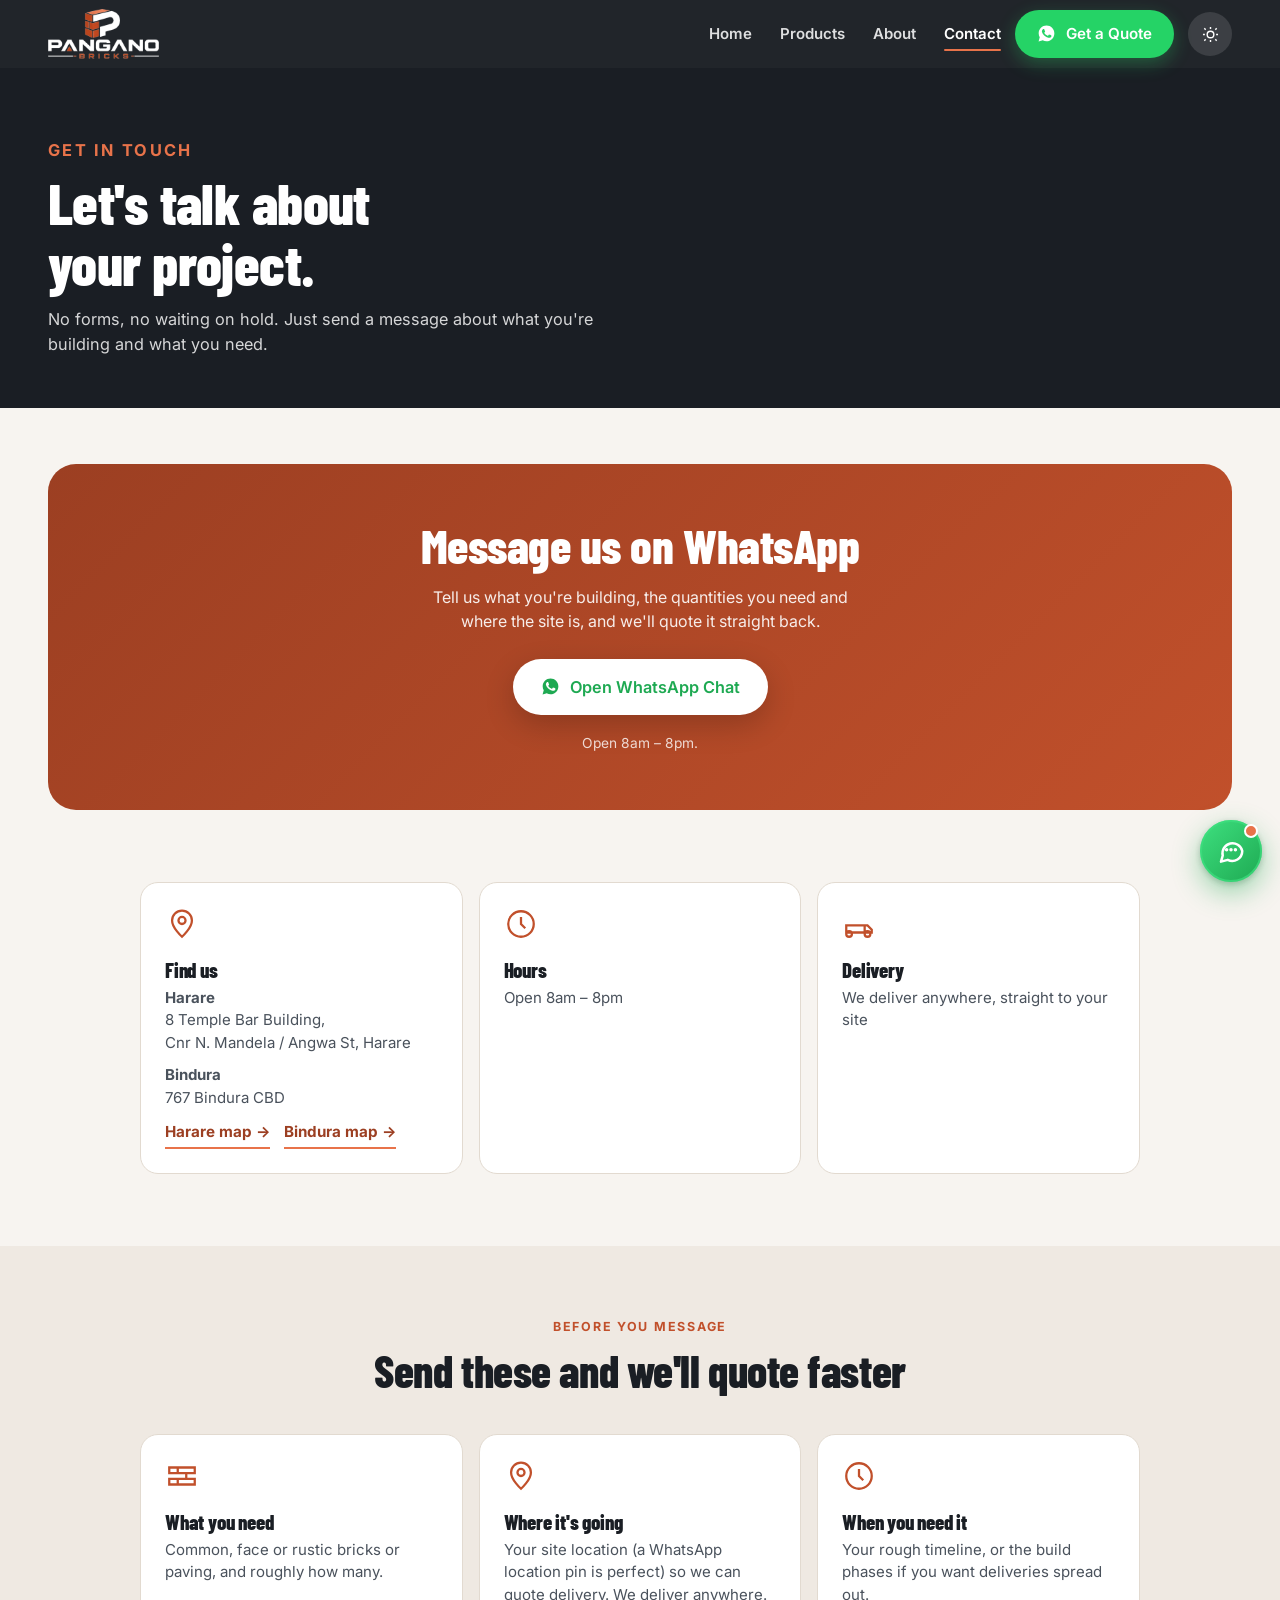
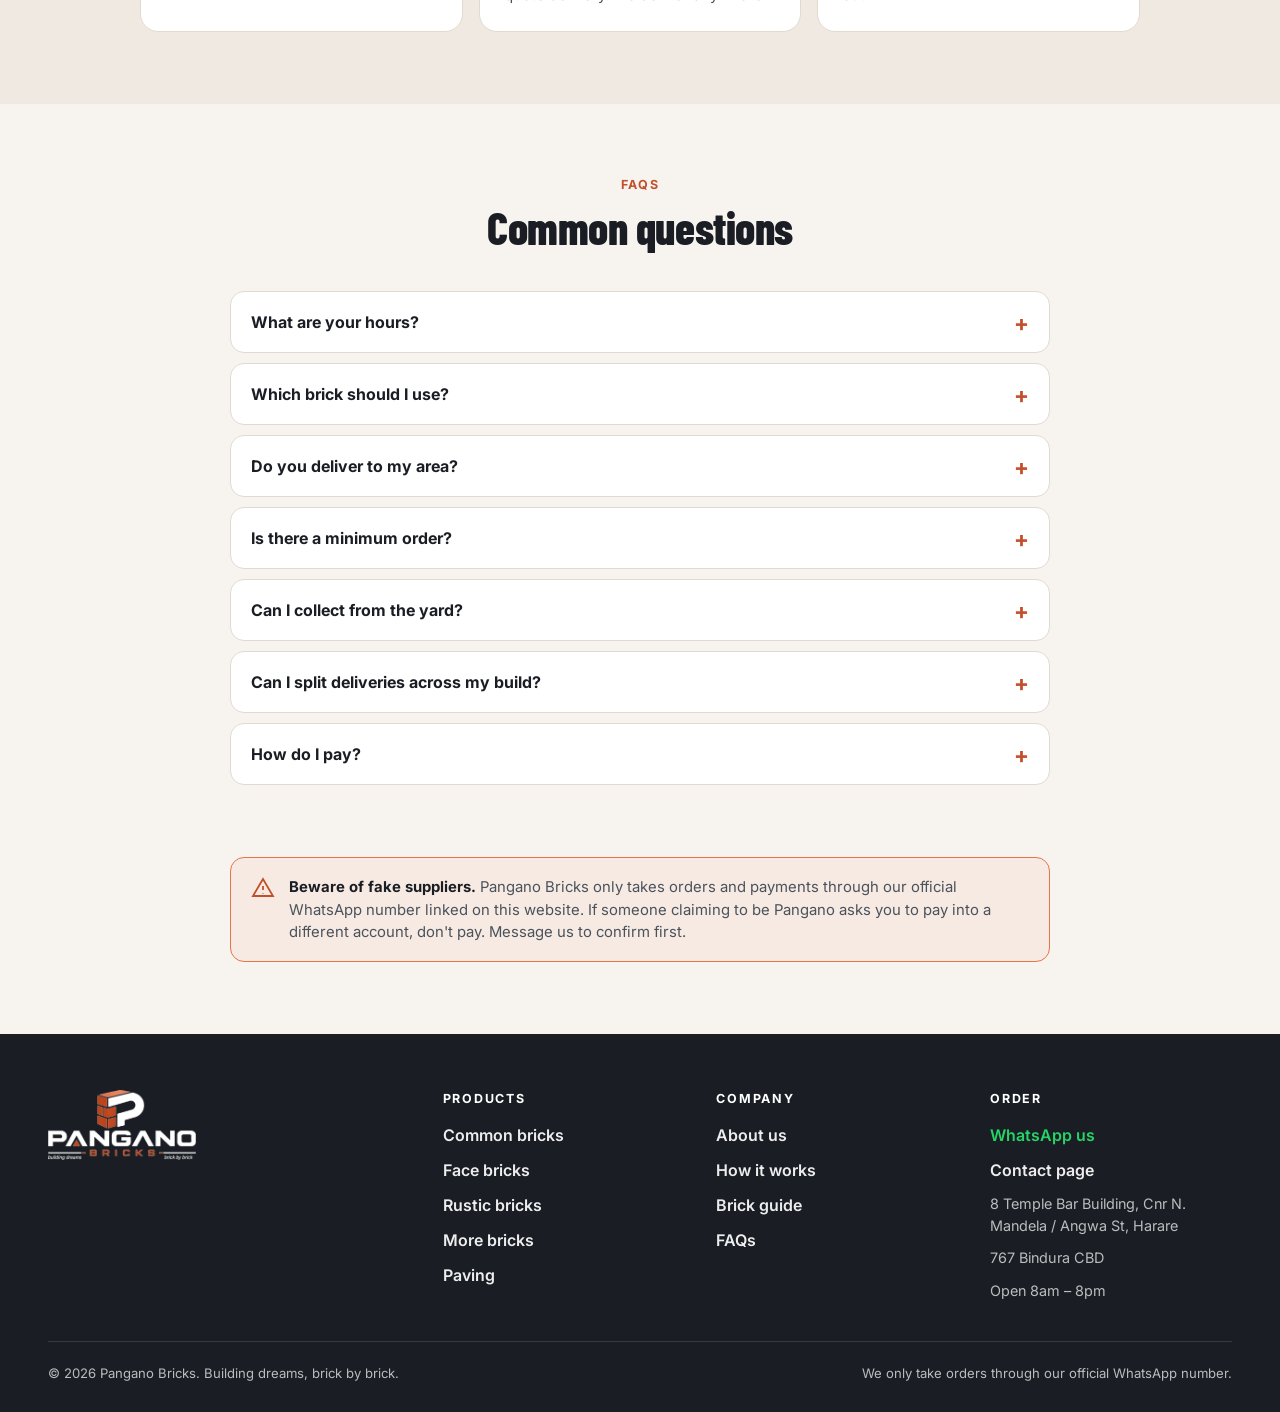
<file: contact.html>
<!doctype html>
<html lang="en">
<head>
<meta charset="utf-8" />
<meta name="viewport" content="width=device-width, initial-scale=1" />
<script>
  // Set the theme before first paint (no flash of the wrong theme) and
  // flag that JS is running so scroll-reveal can hide content safely.
  (function () {
    var d = document.documentElement; d.className += " js";
    try {
      var saved = localStorage.getItem("pangano-theme");
      d.setAttribute("data-theme", saved || (matchMedia("(prefers-color-scheme: dark)").matches ? "dark" : "light"));
    } catch (e) {}
  })();
</script>
<title>Contact — Pangano Bricks</title>
<meta name="description" content="Message Pangano Bricks on WhatsApp for a quote on bricks and paving. FAQs on delivery, quantities and payment." />
<meta property="og:type" content="website" />
<meta property="og:title" content="Contact — Pangano Bricks" />
<meta property="og:description" content="Quality bricks and pavers at competitive prices, delivered to your site. Order on WhatsApp." />
<meta property="og:image" content="https://pangano-bricks.vercel.app/assets/img/og-card.jpg" />
<meta name="theme-color" content="#1a1e24" />
<link rel="icon" type="image/png" sizes="32x32" href="assets/img/favicon-32.png" />
<link rel="apple-touch-icon" href="assets/img/icon-180.png" />
<link rel="preconnect" href="https://fonts.googleapis.com">
<link rel="preconnect" href="https://fonts.gstatic.com" crossorigin>
<link href="https://fonts.googleapis.com/css2?family=Barlow+Condensed:wght@600;700;800&family=Inter:wght@400;500;600;700&display=swap" rel="stylesheet">
<link rel="stylesheet" href="styles.css" />
</head>
<body>

<svg class="icon-sprite" aria-hidden="true">
  <symbol id="i-wa" viewBox="0 0 24 24"><path d="M12.04 2C6.58 2 2.13 6.45 2.13 11.91c0 1.75.46 3.45 1.32 4.95L2 22l5.29-1.39c1.44.79 3.07 1.2 4.73 1.2h.01c5.46 0 9.9-4.45 9.9-9.9C21.94 6.45 17.5 2 12.04 2zm5.8 14.09c-.24.68-1.4 1.31-1.93 1.34-.51.03-1.03.24-3.5-.73-2.97-1.17-4.88-4.18-5.03-4.37-.15-.2-1.2-1.6-1.2-3.05 0-1.45.76-2.16 1.03-2.46.27-.3.59-.37.79-.37.2 0 .4 0 .57.01.18.01.43-.07.67.51.24.58.83 2.02.9 2.17.07.15.12.32.02.52-.1.2-.15.32-.3.5-.15.17-.31.38-.44.51-.15.15-.3.3-.13.6.17.3.76 1.26 1.64 2.04 1.13 1 2.08 1.32 2.38 1.47.3.15.48.13.65-.08.18-.2.75-.88.95-1.18.2-.3.4-.25.67-.15.28.1 1.77.83 2.07.98.3.15.5.22.58.35.07.13.07.75-.17 1.42z"/></symbol>
</svg>


<!-- ===================== HEADER ===================== -->
<header class="site-header" id="siteHeader">
  <div class="header-inner">
    <a href="index.html" class="brand" aria-label="Pangano Bricks home">
      <img src="assets/img/logo-light-compact.png" alt="Pangano Bricks" class="brand-logo" width="640" height="288" />
    </a>
    <nav class="main-nav" aria-label="Main">
      <a href="index.html">Home</a>
      <a href="products.html">Products</a>
      <a href="about.html">About</a>
      <a href="contact.html">Contact</a>
    </nav>
    <a class="btn btn-whatsapp header-cta" href="https://wa.me/263772360468?text=Hi%20Pangano%20Bricks%2C%20I%27d%20like%20a%20quote." target="_blank" rel="noopener">
      <svg class="icon"><use href="#i-wa"/></svg> Get a Quote
    </a>
    <button class="round-btn theme-toggle" id="themeToggle" aria-label="Toggle dark mode" aria-pressed="false">
      <svg class="icon-sun" viewBox="0 0 24 24"><circle cx="12" cy="12" r="4.2"/><path d="M12 2.5v2.4M12 19.1v2.4M4.2 4.2l1.7 1.7M18.1 18.1l1.7 1.7M2.5 12h2.4M19.1 12h2.4M4.2 19.8l1.7-1.7M18.1 5.9l1.7-1.7"/></svg>
      <svg class="icon-moon" viewBox="0 0 24 24"><path d="M20.5 13.8A8.5 8.5 0 1 1 10.2 3.5a6.7 6.7 0 0 0 10.3 10.3z"/></svg>
    </button>
    <button class="round-btn nav-toggle" id="navToggle" aria-label="Open menu" aria-expanded="false" aria-controls="mobileNav">
      <span></span><span></span><span></span>
    </button>
  </div>
</header>

<nav class="mobile-nav" id="mobileNav" aria-label="Mobile">
  <a href="index.html">Home</a>
  <a href="products.html">Products</a>
  <a href="about.html">About</a>
  <a href="contact.html">Contact</a>
  <a class="btn btn-whatsapp" href="https://wa.me/263772360468?text=Hi%20Pangano%20Bricks%2C%20I%27d%20like%20a%20quote." target="_blank" rel="noopener"><svg class="icon"><use href="#i-wa"/></svg> Get a Quote on WhatsApp</a>
</nav>

<main>

  <section class="page-hero">
    <div class="wrap reveal">
      <p class="eyebrow">Get in touch</p>
      <h1>Let's talk about your project.</h1>
      <p>No forms, no waiting on hold. Just send a message about what you're building and what you need.</p>
    </div>
  </section>

  <div class="cta-wrap" style="padding-top:56px;">
    <section class="cta reveal">
      <h2>Message us on WhatsApp</h2>
      <p>Tell us what you're building, the quantities you need and where the site is, and we'll quote it straight back.</p>
      <a class="btn btn-whatsapp btn-lg" href="https://wa.me/263772360468?text=Hi%20Pangano%20Bricks%2C%20I%27d%20like%20a%20quote." target="_blank" rel="noopener"><svg class="icon"><use href="#i-wa"/></svg> Open WhatsApp Chat</a>
      <small>Open 8am – 8pm.</small>
    </section>
  </div>

  <section style="padding-top:0;">
    <div class="info-grid" data-stagger>
      <div class="info-card reveal">
        <svg viewBox="0 0 24 24"><path d="M12 21s-7-6.2-7-11.5A7 7 0 0 1 19 9.5C19 14.8 12 21 12 21z"/><circle cx="12" cy="9.5" r="2.5"/></svg>
        <h3>Find us</h3>
        <p><strong>Harare</strong><br />8 Temple Bar Building,<br />Cnr N. Mandela / Angwa St, Harare</p>
        <p style="margin-top:10px;"><strong>Bindura</strong><br />767 Bindura CBD</p>
        <p style="margin-top:12px; display:flex; gap:14px; flex-wrap:wrap;"><a class="btn-ghost-dark" href="https://www.google.com/maps/search/?api=1&query=8+Temple+Bar+Building+Harare" target="_blank" rel="noopener">Harare map →</a><a class="btn-ghost-dark" href="https://www.google.com/maps/search/?api=1&query=Bindura+CBD+Zimbabwe" target="_blank" rel="noopener">Bindura map →</a></p>
      </div>
      <div class="info-card reveal">
        <svg viewBox="0 0 24 24"><circle cx="12" cy="12" r="9"/><path d="M12 7v5l3 3"/></svg>
        <h3>Hours</h3>
        <p>Open 8am – 8pm</p>
      </div>
      <div class="info-card reveal">
        <svg viewBox="0 0 24 24"><path d="M3 13h13v5H3zM16 13h2l3 3v2h-5zM5 21a2 2 0 1 0 0-4 2 2 0 0 0 0 4zM18 21a2 2 0 1 0 0-4 2 2 0 0 0 0 4z"/></svg>
        <h3>Delivery</h3>
        <p>We deliver anywhere, straight to your site</p>
      </div>
    </div>
  </section>

  <section class="alt-bg">
    <div class="section-head reveal">
      <p class="eyebrow">Before you message</p>
      <h2>Send these and we'll quote faster</h2>
    </div>
    <div class="info-grid" data-stagger>
      <div class="info-card reveal">
        <svg viewBox="0 0 24 24"><path d="M3 6h18v4H3zM3 14h18v4H3zM9 6v4M15 10v4M9 14v4"/></svg>
        <h3>What you need</h3>
        <p>Common, face or rustic bricks or paving, and roughly how many.</p>
      </div>
      <div class="info-card reveal">
        <svg viewBox="0 0 24 24"><path d="M12 21s-7-6.2-7-11.5A7 7 0 0 1 19 9.5C19 14.8 12 21 12 21z"/><circle cx="12" cy="9.5" r="2.5"/></svg>
        <h3>Where it's going</h3>
        <p>Your site location (a WhatsApp location pin is perfect) so we can quote delivery. We deliver anywhere.</p>
      </div>
      <div class="info-card reveal">
        <svg viewBox="0 0 24 24"><circle cx="12" cy="12" r="9"/><path d="M12 7v5l3 3"/></svg>
        <h3>When you need it</h3>
        <p>Your rough timeline, or the build phases if you want deliveries spread out.</p>
      </div>
    </div>
  </section>

  <section id="faq">
    <div class="section-head reveal">
      <p class="eyebrow">FAQs</p>
      <h2>Common questions</h2>
    </div>
    <div class="faq reveal">
      <details>
        <summary>What are your hours?</summary>
        <p>We're open from 8am to 8pm. Message us on WhatsApp.</p>
      </details>
      <details>
        <summary>Which brick should I use?</summary>
        <p>Common bricks for foundations and any wall you'll plaster; face bricks for walls you want to leave bare; rustic face bricks for pillars, feature walls and braai areas. See the full <a class="btn-ghost-dark" href="products.html#guide">brick guide</a>, or send us your plan and we'll advise.</p>
      </details>
      <details>
        <summary>Do you deliver to my area?</summary>
        <p>Yes, we deliver anywhere. Send us your site location on WhatsApp and we'll include the delivery cost in your quote.</p>
      </details>
      <details>
        <summary>Is there a minimum order?</summary>
        <p>We take custom quantities. Tell us what you need and we'll quote it, including whether delivery or collection makes more sense for the size of the order.</p>
      </details>
      <details>
        <summary>Can I collect from the yard?</summary>
        <p>Ask us on WhatsApp and we'll arrange a collection time and give you directions to the yard.</p>
      </details>
      <details>
        <summary>Can I split deliveries across my build?</summary>
        <p>Yes. Tell us the phases of your project (foundation, walls, paving) and we can schedule deliveries to match, so bricks aren't sitting on site for months.</p>
      </details>
      <details>
        <summary>How do I pay?</summary>
        <p>Payment options are confirmed with your quote on WhatsApp. Only pay using the details given by our official number (see below).</p>
      </details>
    </div>
  </section>

  <section style="padding-top:0;">
    <div class="notice reveal" role="note">
      <svg viewBox="0 0 24 24"><path d="M12 3 2 20h20L12 3z"/><path d="M12 10v4M12 17v.5"/></svg>
      <p><strong>Beware of fake suppliers.</strong> Pangano Bricks only takes orders and payments through our official WhatsApp number linked on this website. If someone claiming to be Pangano asks you to pay into a different account, don't pay. Message us to confirm first.</p>
    </div>
  </section>

</main>

<!-- ===================== FOOTER ===================== -->
<footer class="site-footer">
  <div class="footer-grid">
    <div>
      <img src="assets/img/logo-light.png" alt="Pangano Bricks — building dreams, brick by brick" class="footer-logo" width="640" height="303" loading="lazy" />
    </div>
    <div>
      <h4>Products</h4>
      <ul>
        <li><a href="products.html#common">Common bricks</a></li>
        <li><a href="products.html#face">Face bricks</a></li>
        <li><a href="products.html#rustic">Rustic bricks</a></li>
        <li><a href="products.html#range">More bricks</a></li>
        <li><a href="products.html#paving">Paving</a></li>
      </ul>
    </div>
    <div>
      <h4>Company</h4>
      <ul>
        <li><a href="about.html">About us</a></li>
        <li><a href="about.html#process">How it works</a></li>
        <li><a href="products.html#guide">Brick guide</a></li>
        <li><a href="contact.html#faq">FAQs</a></li>
      </ul>
    </div>
    <div>
      <h4>Order</h4>
      <ul>
        <li><a class="footer-wa" href="https://wa.me/263772360468?text=Hi%20Pangano%20Bricks%2C%20I%27d%20like%20a%20quote." target="_blank" rel="noopener">WhatsApp us</a></li>
        <li><a href="contact.html">Contact page</a></li>
        <li>8 Temple Bar Building, Cnr N. Mandela / Angwa St, Harare</li>
        <li>767 Bindura CBD</li>
        <li>Open 8am – 8pm</li>
      </ul>
    </div>
  </div>
  <div class="footer-bottom">
    <span>&copy; <span id="year"></span> Pangano Bricks. Building dreams, brick by brick.</span>
    <span>We only take orders through our official WhatsApp number.</span>
  </div>
</footer>

<button class="chat-launcher" type="button" aria-label="Chat with the Pangano Bricks assistant">
  <svg class="ic-chat" viewBox="0 0 24 24" aria-hidden="true"><path d="M21 12a8 8 0 0 1-11.6 7.1L4 20.5l1.4-4.9A8 8 0 1 1 21 12z"/><path d="M8.5 11h.01M12 11h.01M15.5 11h.01" stroke-width="2.8"/></svg>
  <svg class="ic-close" viewBox="0 0 24 24" aria-hidden="true"><path d="M6 6l12 12M18 6 6 18"/></svg>
  <span class="dot" aria-hidden="true"></span>
</button>

<script src="script.js"></script>
<script src="chat.js" defer></script>
</body>
</html>
</file>
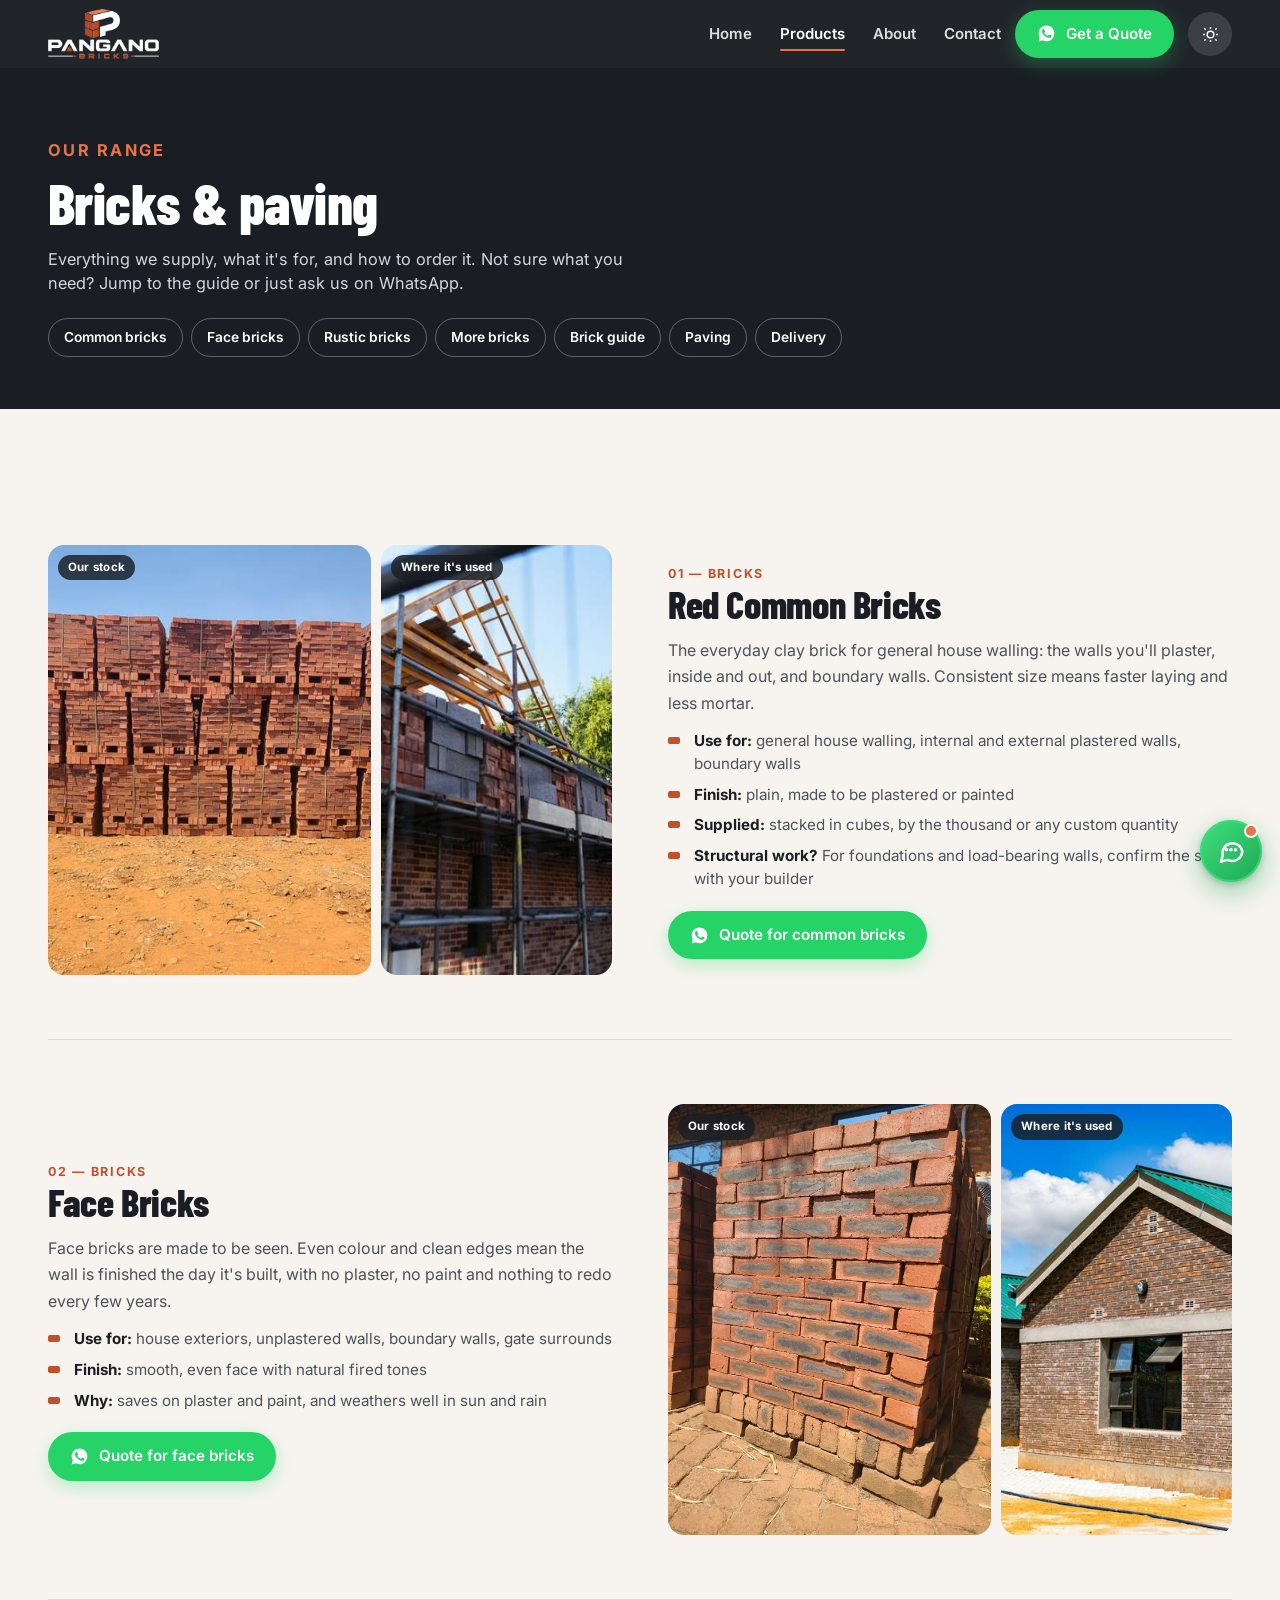
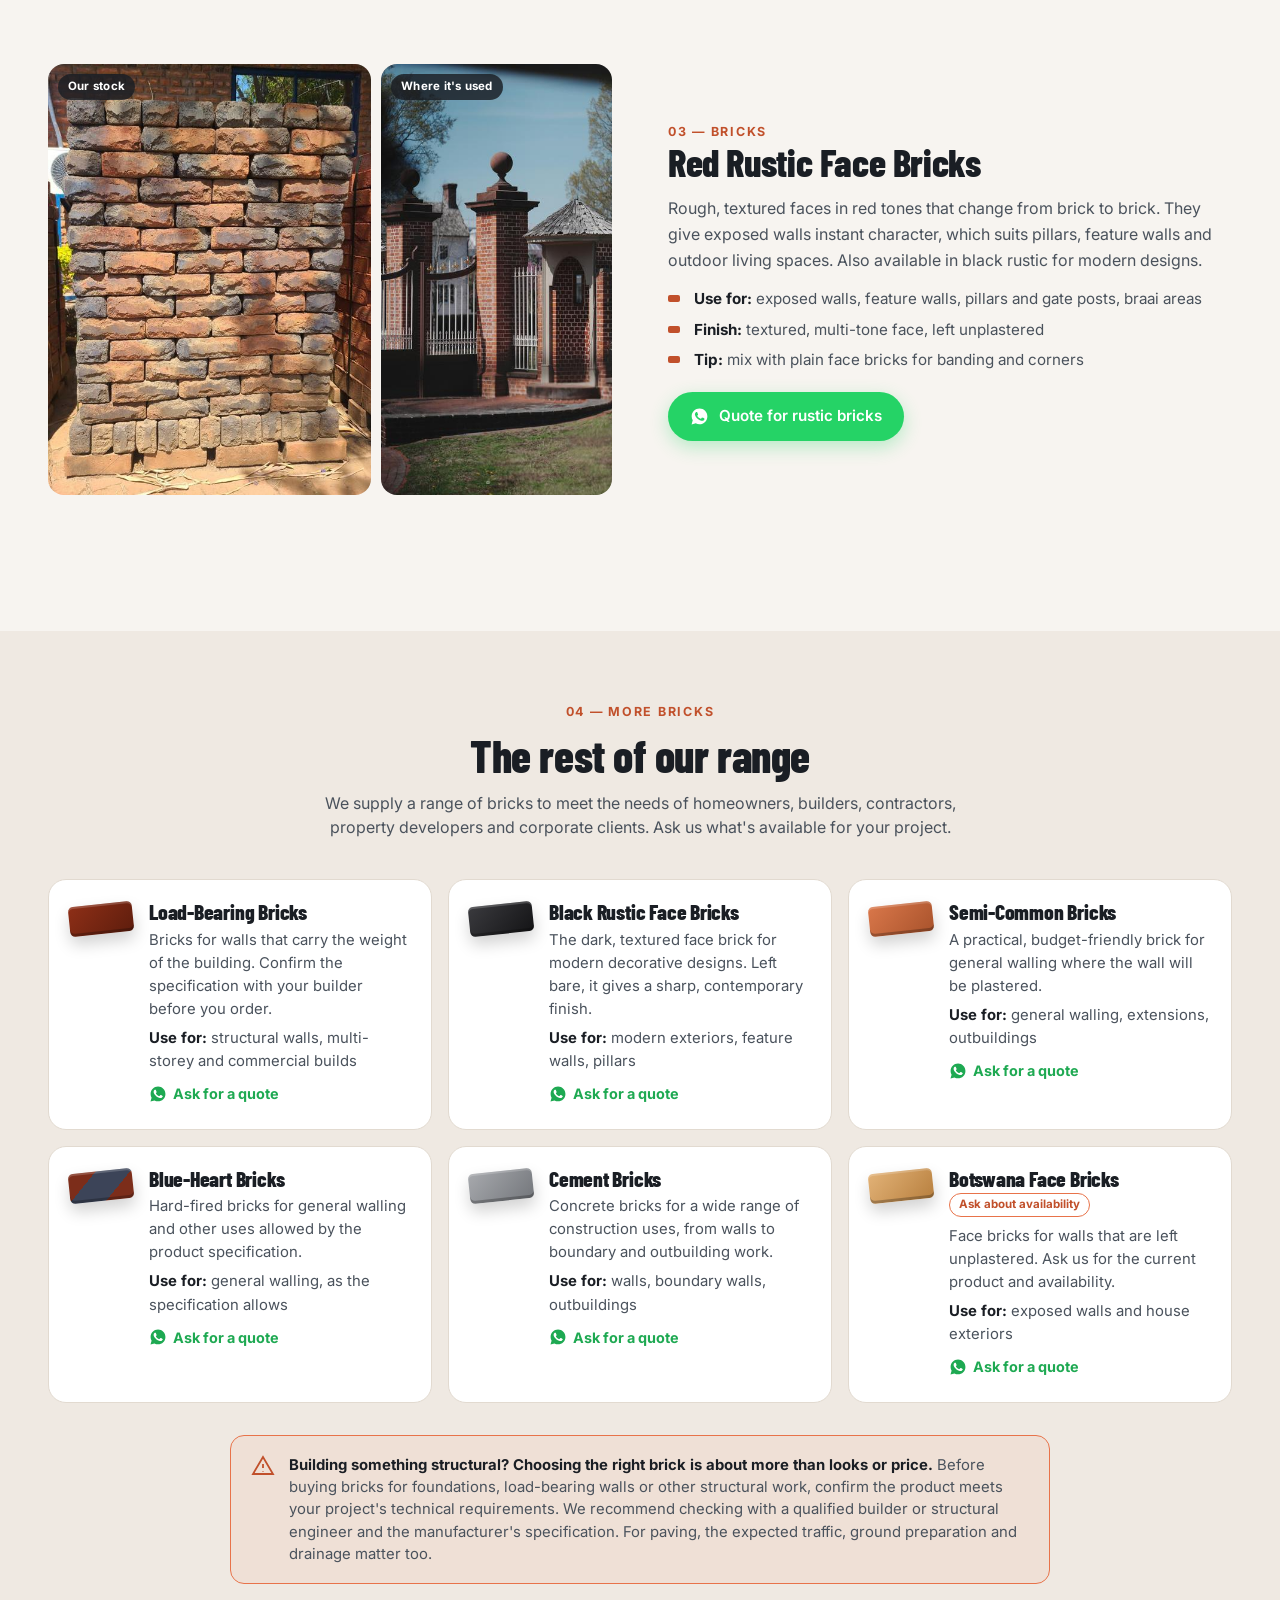
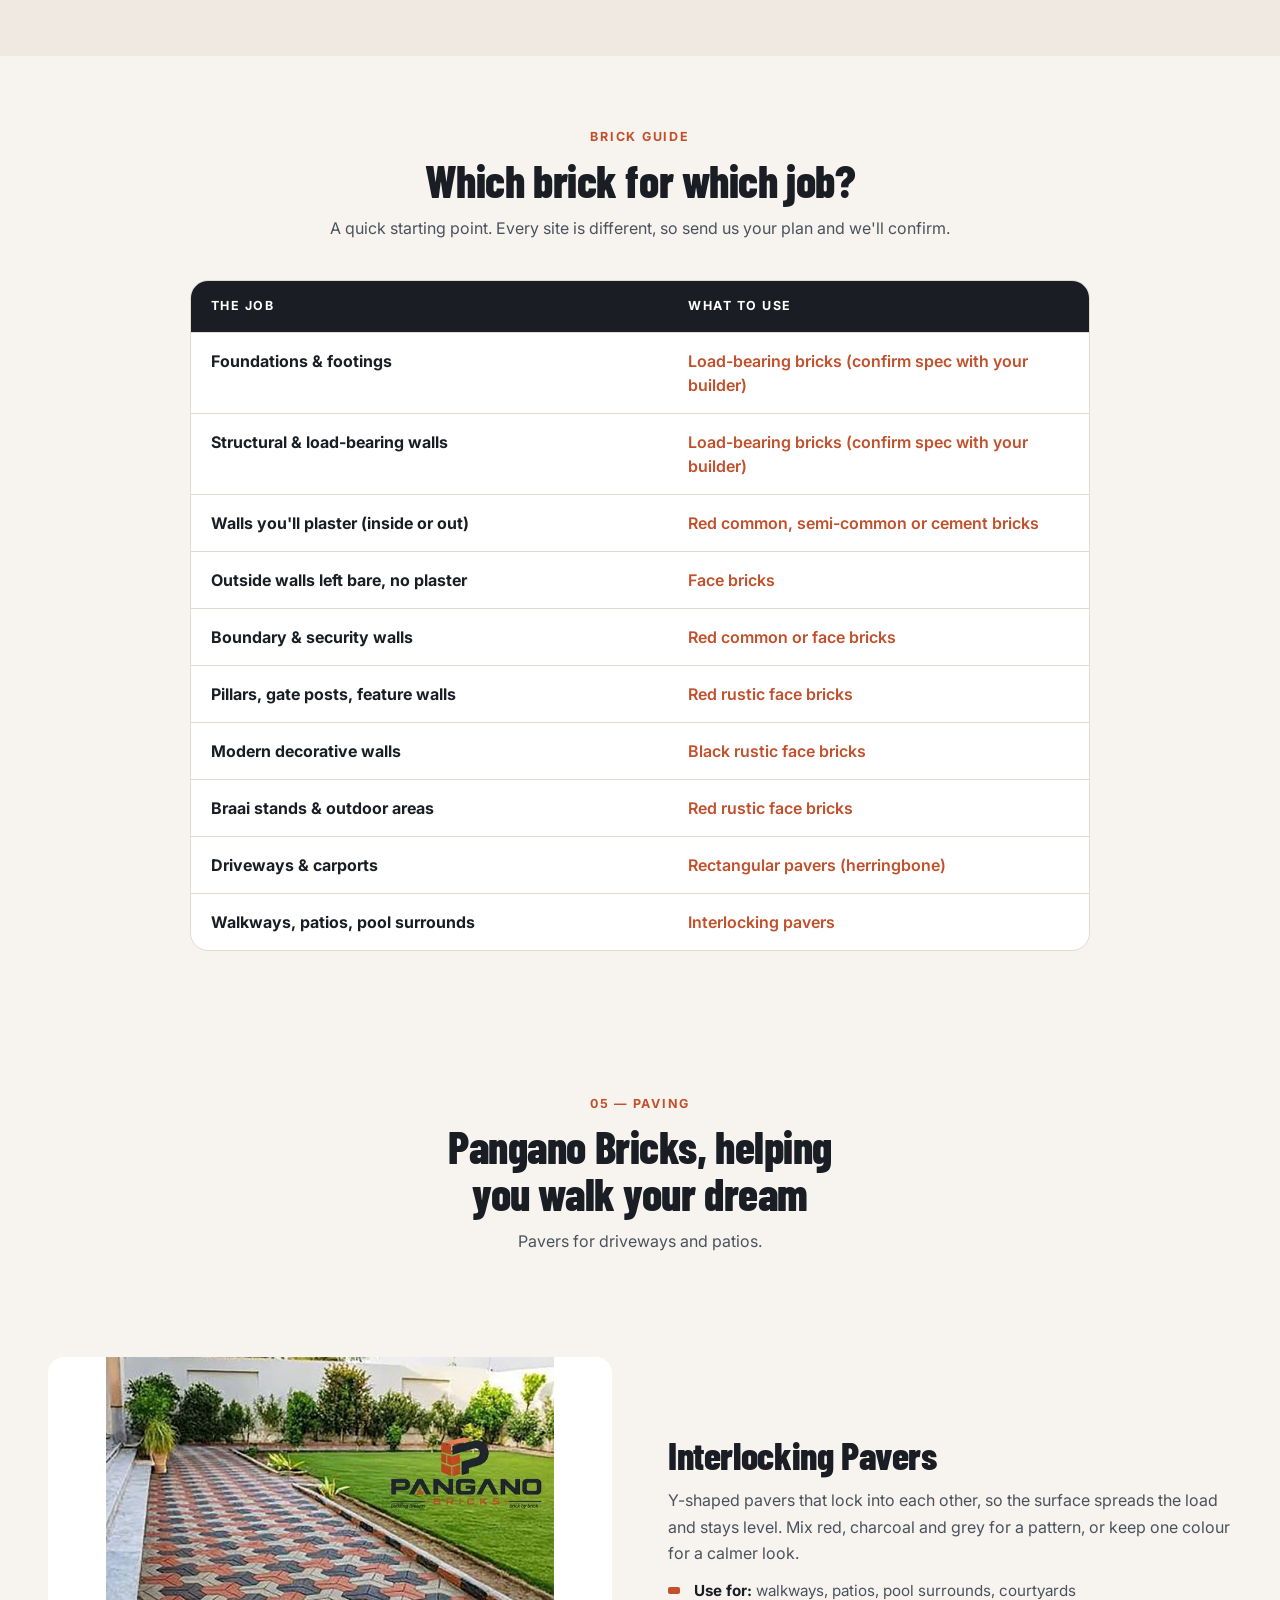
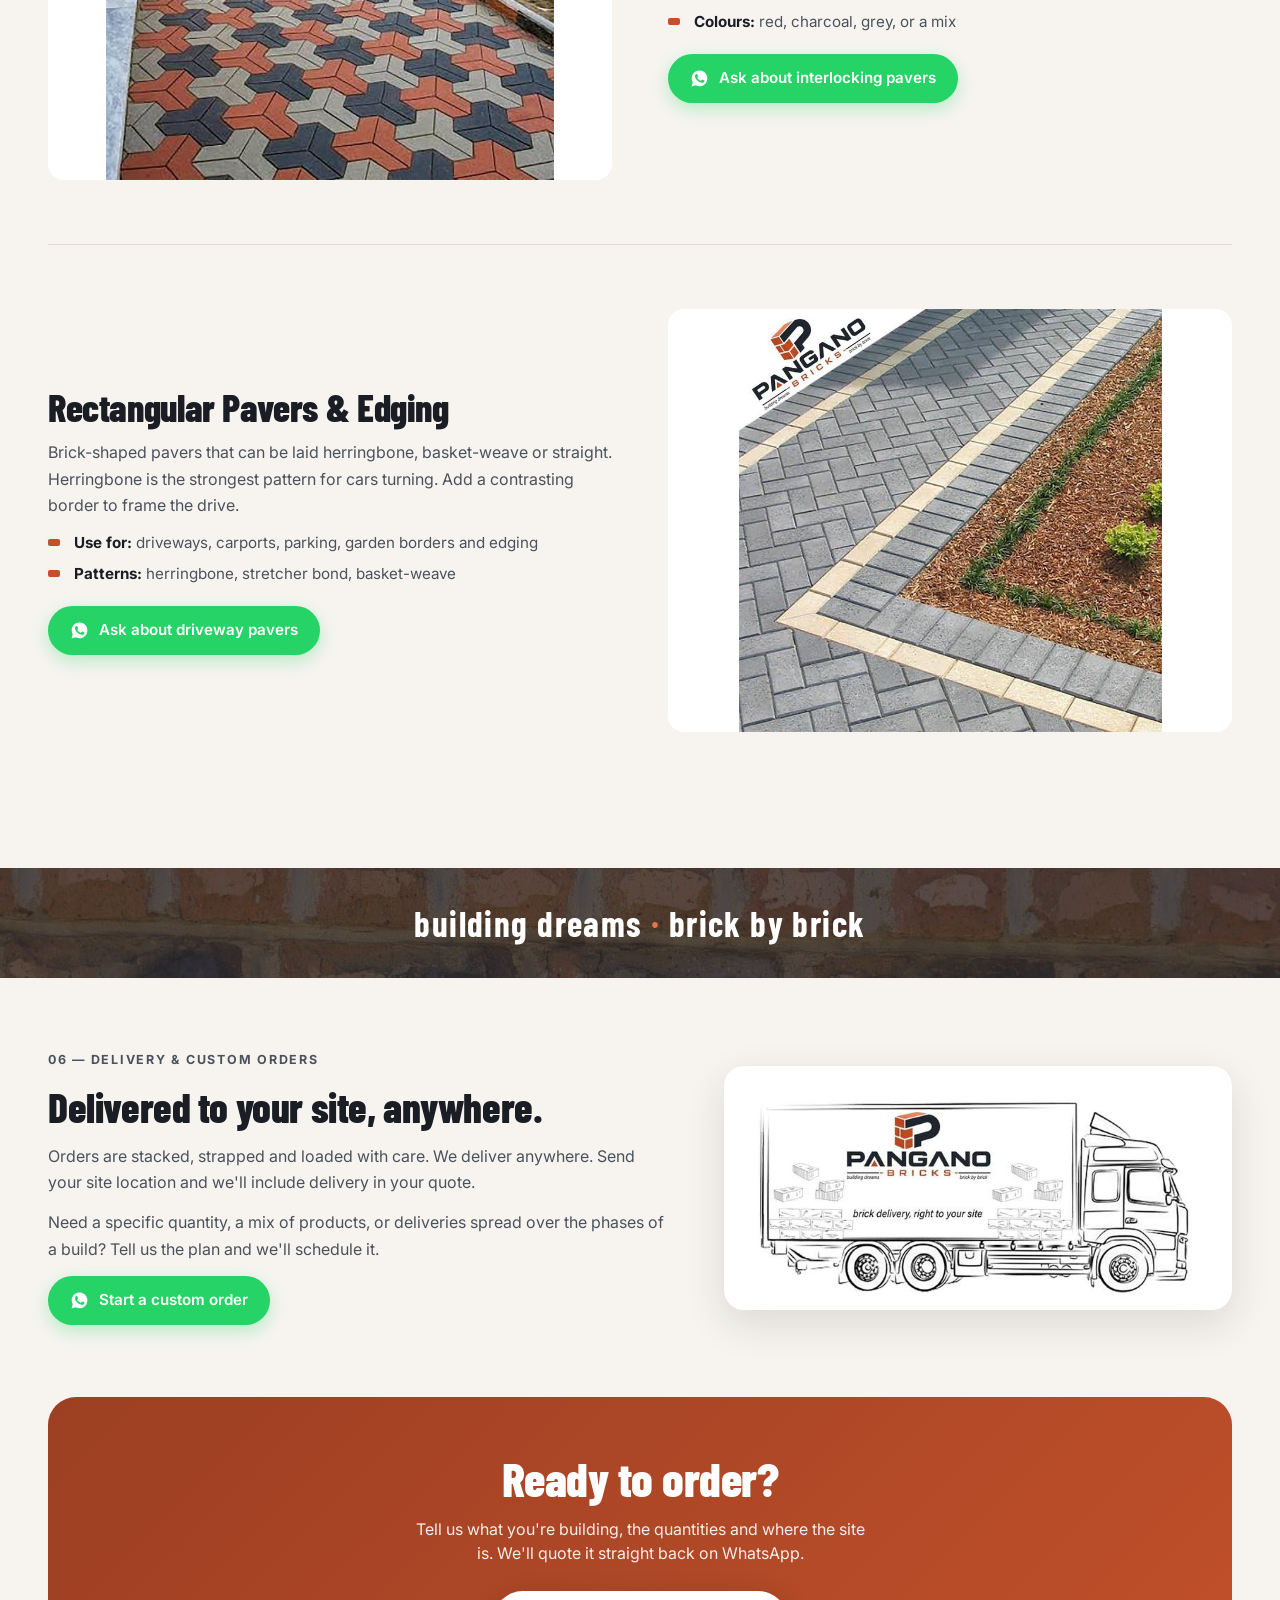
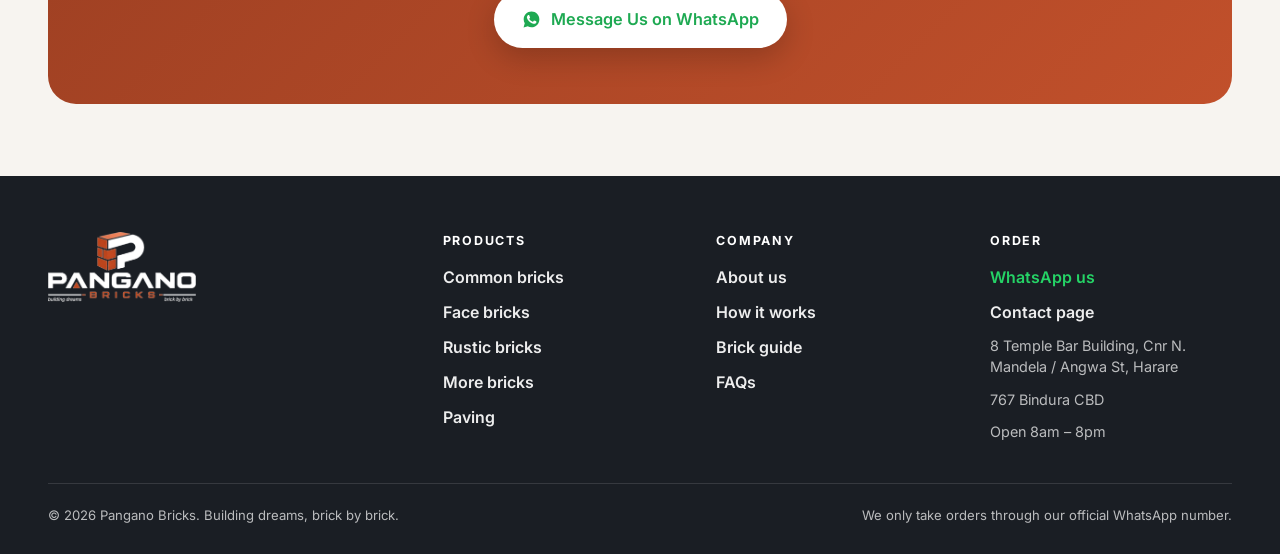
<file: products.html>
<!doctype html>
<html lang="en">
<head>
<meta charset="utf-8" />
<meta name="viewport" content="width=device-width, initial-scale=1" />
<script>
  // Set the theme before first paint (no flash of the wrong theme) and
  // flag that JS is running so scroll-reveal can hide content safely.
  (function () {
    var d = document.documentElement; d.className += " js";
    try {
      var saved = localStorage.getItem("pangano-theme");
      d.setAttribute("data-theme", saved || (matchMedia("(prefers-color-scheme: dark)").matches ? "dark" : "light"));
    } catch (e) {}
  })();
</script>
<title>Bricks &amp; Paving — Pangano Bricks</title>
<meta name="description" content="Common bricks, face bricks, rustic face bricks, interlocking and driveway pavers from Pangano Bricks, with a guide to which brick to use for each job." />
<meta property="og:type" content="website" />
<meta property="og:title" content="Bricks &amp; Paving — Pangano Bricks" />
<meta property="og:description" content="Quality bricks and pavers at competitive prices, delivered to your site. Order on WhatsApp." />
<meta property="og:image" content="https://pangano-bricks.vercel.app/assets/img/og-card.jpg" />
<meta name="theme-color" content="#1a1e24" />
<link rel="icon" type="image/png" sizes="32x32" href="assets/img/favicon-32.png" />
<link rel="apple-touch-icon" href="assets/img/icon-180.png" />
<link rel="preconnect" href="https://fonts.googleapis.com">
<link rel="preconnect" href="https://fonts.gstatic.com" crossorigin>
<link href="https://fonts.googleapis.com/css2?family=Barlow+Condensed:wght@600;700;800&family=Inter:wght@400;500;600;700&display=swap" rel="stylesheet">
<link rel="stylesheet" href="styles.css" />
</head>
<body>

<svg class="icon-sprite" aria-hidden="true">
  <symbol id="i-wa" viewBox="0 0 24 24"><path d="M12.04 2C6.58 2 2.13 6.45 2.13 11.91c0 1.75.46 3.45 1.32 4.95L2 22l5.29-1.39c1.44.79 3.07 1.2 4.73 1.2h.01c5.46 0 9.9-4.45 9.9-9.9C21.94 6.45 17.5 2 12.04 2zm5.8 14.09c-.24.68-1.4 1.31-1.93 1.34-.51.03-1.03.24-3.5-.73-2.97-1.17-4.88-4.18-5.03-4.37-.15-.2-1.2-1.6-1.2-3.05 0-1.45.76-2.16 1.03-2.46.27-.3.59-.37.79-.37.2 0 .4 0 .57.01.18.01.43-.07.67.51.24.58.83 2.02.9 2.17.07.15.12.32.02.52-.1.2-.15.32-.3.5-.15.17-.31.38-.44.51-.15.15-.3.3-.13.6.17.3.76 1.26 1.64 2.04 1.13 1 2.08 1.32 2.38 1.47.3.15.48.13.65-.08.18-.2.75-.88.95-1.18.2-.3.4-.25.67-.15.28.1 1.77.83 2.07.98.3.15.5.22.58.35.07.13.07.75-.17 1.42z"/></symbol>
</svg>


<!-- ===================== HEADER ===================== -->
<header class="site-header" id="siteHeader">
  <div class="header-inner">
    <a href="index.html" class="brand" aria-label="Pangano Bricks home">
      <img src="assets/img/logo-light-compact.png" alt="Pangano Bricks" class="brand-logo" width="640" height="288" />
    </a>
    <nav class="main-nav" aria-label="Main">
      <a href="index.html">Home</a>
      <a href="products.html">Products</a>
      <a href="about.html">About</a>
      <a href="contact.html">Contact</a>
    </nav>
    <a class="btn btn-whatsapp header-cta" href="https://wa.me/263772360468?text=Hi%20Pangano%20Bricks%2C%20I%27d%20like%20a%20quote." target="_blank" rel="noopener">
      <svg class="icon"><use href="#i-wa"/></svg> Get a Quote
    </a>
    <button class="round-btn theme-toggle" id="themeToggle" aria-label="Toggle dark mode" aria-pressed="false">
      <svg class="icon-sun" viewBox="0 0 24 24"><circle cx="12" cy="12" r="4.2"/><path d="M12 2.5v2.4M12 19.1v2.4M4.2 4.2l1.7 1.7M18.1 18.1l1.7 1.7M2.5 12h2.4M19.1 12h2.4M4.2 19.8l1.7-1.7M18.1 5.9l1.7-1.7"/></svg>
      <svg class="icon-moon" viewBox="0 0 24 24"><path d="M20.5 13.8A8.5 8.5 0 1 1 10.2 3.5a6.7 6.7 0 0 0 10.3 10.3z"/></svg>
    </button>
    <button class="round-btn nav-toggle" id="navToggle" aria-label="Open menu" aria-expanded="false" aria-controls="mobileNav">
      <span></span><span></span><span></span>
    </button>
  </div>
</header>

<nav class="mobile-nav" id="mobileNav" aria-label="Mobile">
  <a href="index.html">Home</a>
  <a href="products.html">Products</a>
  <a href="about.html">About</a>
  <a href="contact.html">Contact</a>
  <a class="btn btn-whatsapp" href="https://wa.me/263772360468?text=Hi%20Pangano%20Bricks%2C%20I%27d%20like%20a%20quote." target="_blank" rel="noopener"><svg class="icon"><use href="#i-wa"/></svg> Get a Quote on WhatsApp</a>
</nav>

<main>

  <section class="page-hero">
    <div class="wrap reveal">
      <p class="eyebrow">Our range</p>
      <h1>Bricks &amp; paving</h1>
      <p>Everything we supply, what it's for, and how to order it. Not sure what you need? Jump to the guide or just ask us on WhatsApp.</p>
      <div class="subnav">
        <a href="#common">Common bricks</a>
        <a href="#face">Face bricks</a>
        <a href="#rustic">Rustic bricks</a>
        <a href="#range">More bricks</a>
        <a href="#guide">Brick guide</a>
        <a href="#paving">Paving</a>
        <a href="#delivery">Delivery</a>
      </div>
    </div>
  </section>

  <section>
    <div class="product-row reveal" id="common">
      <div class="product-media">
        <figure data-tag="Our stock"><img src="assets/img/brick-common-sm.jpg" alt="Cubes of Pangano common bricks in the yard" loading="lazy" /></figure>
        <figure data-tag="Where it's used"><img src="assets/img/use-common-sm.jpg" alt="A house under construction with brick walls and scaffolding" loading="lazy" /></figure>
      </div>
      <div class="product-copy">
        <span class="eyebrow">01 — Bricks</span>
        <h2>Red Common Bricks</h2>
        <p>The everyday clay brick for general house walling: the walls you'll plaster, inside and out, and boundary walls. Consistent size means faster laying and less mortar.</p>
        <ul class="spec">
          <li><strong>Use for:</strong> general house walling, internal and external plastered walls, boundary walls</li>
          <li><strong>Finish:</strong> plain, made to be plastered or painted</li>
          <li><strong>Supplied:</strong> stacked in cubes, by the thousand or any custom quantity</li>
          <li><strong>Structural work?</strong> For foundations and load-bearing walls, confirm the spec with your builder</li>
        </ul>
        <a class="btn btn-whatsapp" href="https://wa.me/263772360468?text=Hi%20Pangano%20Bricks%2C%20I%27d%20like%20a%20quote%20for%20common%20bricks." target="_blank" rel="noopener"><svg class="icon"><use href="#i-wa"/></svg> Quote for common bricks</a>
      </div>
    </div>

    <div class="product-row flip reveal" id="face">
      <div class="product-media">
        <figure data-tag="Our stock"><img src="assets/img/brick-face-sm.jpg" alt="A pallet of Pangano face bricks" loading="lazy" /></figure>
        <figure data-tag="Where it's used"><img src="assets/img/use-face-sm.jpg" alt="A face brick house with a green roof, left unplastered" loading="lazy" /></figure>
      </div>
      <div class="product-copy">
        <span class="eyebrow">02 — Bricks</span>
        <h2>Face Bricks</h2>
        <p>Face bricks are made to be seen. Even colour and clean edges mean the wall is finished the day it's built, with no plaster, no paint and nothing to redo every few years.</p>
        <ul class="spec">
          <li><strong>Use for:</strong> house exteriors, unplastered walls, boundary walls, gate surrounds</li>
          <li><strong>Finish:</strong> smooth, even face with natural fired tones</li>
          <li><strong>Why:</strong> saves on plaster and paint, and weathers well in sun and rain</li>
        </ul>
        <a class="btn btn-whatsapp" href="https://wa.me/263772360468?text=Hi%20Pangano%20Bricks%2C%20I%27d%20like%20a%20quote%20for%20face%20bricks." target="_blank" rel="noopener"><svg class="icon"><use href="#i-wa"/></svg> Quote for face bricks</a>
      </div>
    </div>

    <div class="product-row reveal" id="rustic">
      <div class="product-media">
        <figure data-tag="Our stock"><img src="assets/img/brick-rustic-sm.jpg" alt="A pallet of Pangano rustic bricks" loading="lazy" /></figure>
        <figure data-tag="Where it's used"><img src="assets/img/use-pillars-sm.jpg" alt="Brick gate pillars with a steel gate" loading="lazy" /></figure>
      </div>
      <div class="product-copy">
        <span class="eyebrow">03 — Bricks</span>
        <h2>Red Rustic Face Bricks</h2>
        <p>Rough, textured faces in red tones that change from brick to brick. They give exposed walls instant character, which suits pillars, feature walls and outdoor living spaces. Also available in black rustic for modern designs.</p>
        <ul class="spec">
          <li><strong>Use for:</strong> exposed walls, feature walls, pillars and gate posts, braai areas</li>
          <li><strong>Finish:</strong> textured, multi-tone face, left unplastered</li>
          <li><strong>Tip:</strong> mix with plain face bricks for banding and corners</li>
        </ul>
        <a class="btn btn-whatsapp" href="https://wa.me/263772360468?text=Hi%20Pangano%20Bricks%2C%20I%27d%20like%20a%20quote%20for%20rustic%20bricks." target="_blank" rel="noopener"><svg class="icon"><use href="#i-wa"/></svg> Quote for rustic bricks</a>
      </div>
    </div>
  </section>

  <!-- ===================== FULL BRICK RANGE ===================== -->
  <section class="alt-bg" id="range">
    <div class="section-head reveal">
      <p class="eyebrow">04 — More bricks</p>
      <h2>The rest of our range</h2>
      <p>We supply a range of bricks to meet the needs of homeowners, builders, contractors, property developers and corporate clients. Ask us what's available for your project.</p>
    </div>
    <div class="range-grid" data-stagger>
      <article class="range-card reveal">
        <span class="range-swatch" style="--sw:linear-gradient(135deg,#8e2f17,#5e1d0d)" aria-hidden="true"></span>
        <div>
          <h3>Load-Bearing Bricks</h3>
          <p>Bricks for walls that carry the weight of the building. Confirm the specification with your builder before you order.</p>
          <p class="range-use"><strong>Use for:</strong> structural walls, multi-storey and commercial builds</p>
          <a class="range-wa" href="https://wa.me/263772360468?text=Hi%20Pangano%20Bricks%2C%20I%27d%20like%20a%20quote%20for%20load-bearing%20bricks." target="_blank" rel="noopener"><svg class="icon"><use href="#i-wa"/></svg> Ask for a quote</a>
        </div>
      </article>
      <article class="range-card reveal">
        <span class="range-swatch" style="--sw:linear-gradient(135deg,#3a3a3e,#141416)" aria-hidden="true"></span>
        <div>
          <h3>Black Rustic Face Bricks</h3>
          <p>The dark, textured face brick for modern decorative designs. Left bare, it gives a sharp, contemporary finish.</p>
          <p class="range-use"><strong>Use for:</strong> modern exteriors, feature walls, pillars</p>
          <a class="range-wa" href="https://wa.me/263772360468?text=Hi%20Pangano%20Bricks%2C%20I%27d%20like%20a%20quote%20for%20black%20rustic%20face%20bricks." target="_blank" rel="noopener"><svg class="icon"><use href="#i-wa"/></svg> Ask for a quote</a>
        </div>
      </article>
      <article class="range-card reveal">
        <span class="range-swatch" style="--sw:linear-gradient(135deg,#d9774a,#a9532c)" aria-hidden="true"></span>
        <div>
          <h3>Semi-Common Bricks</h3>
          <p>A practical, budget-friendly brick for general walling where the wall will be plastered.</p>
          <p class="range-use"><strong>Use for:</strong> general walling, extensions, outbuildings</p>
          <a class="range-wa" href="https://wa.me/263772360468?text=Hi%20Pangano%20Bricks%2C%20I%27d%20like%20a%20quote%20for%20semi-common%20bricks." target="_blank" rel="noopener"><svg class="icon"><use href="#i-wa"/></svg> Ask for a quote</a>
        </div>
      </article>
      <article class="range-card reveal">
        <span class="range-swatch" style="--sw:linear-gradient(135deg,#7c2d1a 0 30%,#3c4458 30% 70%,#7c2d1a 70%)" aria-hidden="true"></span>
        <div>
          <h3>Blue-Heart Bricks</h3>
          <p>Hard-fired bricks for general walling and other uses allowed by the product specification.</p>
          <p class="range-use"><strong>Use for:</strong> general walling, as the specification allows</p>
          <a class="range-wa" href="https://wa.me/263772360468?text=Hi%20Pangano%20Bricks%2C%20I%27d%20like%20a%20quote%20for%20blue-heart%20bricks." target="_blank" rel="noopener"><svg class="icon"><use href="#i-wa"/></svg> Ask for a quote</a>
        </div>
      </article>
      <article class="range-card reveal">
        <span class="range-swatch" style="--sw:linear-gradient(135deg,#a7a9ad,#74777c)" aria-hidden="true"></span>
        <div>
          <h3>Cement Bricks</h3>
          <p>Concrete bricks for a wide range of construction uses, from walls to boundary and outbuilding work.</p>
          <p class="range-use"><strong>Use for:</strong> walls, boundary walls, outbuildings</p>
          <a class="range-wa" href="https://wa.me/263772360468?text=Hi%20Pangano%20Bricks%2C%20I%27d%20like%20a%20quote%20for%20cement%20bricks." target="_blank" rel="noopener"><svg class="icon"><use href="#i-wa"/></svg> Ask for a quote</a>
        </div>
      </article>
      <article class="range-card reveal">
        <span class="range-swatch" style="--sw:linear-gradient(135deg,#e2b277,#b8803f)" aria-hidden="true"></span>
        <div>
          <h3>Botswana Face Bricks</h3><span class="range-tag">Ask about availability</span>
          <p>Face bricks for walls that are left unplastered. Ask us for the current product and availability.</p>
          <p class="range-use"><strong>Use for:</strong> exposed walls and house exteriors</p>
          <a class="range-wa" href="https://wa.me/263772360468?text=Hi%20Pangano%20Bricks%2C%20I%27d%20like%20a%20quote%20for%20Botswana%20face%20bricks." target="_blank" rel="noopener"><svg class="icon"><use href="#i-wa"/></svg> Ask for a quote</a>
        </div>
      </article>
    </div>
    <div class="notice reveal" role="note" style="margin-top:32px;">
      <svg viewBox="0 0 24 24"><path d="M12 3 2 20h20L12 3z"/><path d="M12 10v4M12 17v.5"/></svg>
      <p><strong>Building something structural? Choosing the right brick is about more than looks or price.</strong> Before buying bricks for foundations, load-bearing walls or other structural work, confirm the product meets your project's technical requirements. We recommend checking with a qualified builder or structural engineer and the manufacturer's specification. For paving, the expected traffic, ground preparation and drainage matter too.</p>
    </div>
  </section>

  <!-- ===================== GUIDE ===================== -->
  <section id="guide">
    <div class="section-head reveal">
      <p class="eyebrow">Brick guide</p>
      <h2>Which brick for which job?</h2>
      <p>A quick starting point. Every site is different, so send us your plan and we'll confirm.</p>
    </div>
    <div class="guide reveal" role="table" aria-label="Which brick or paver to use for each job">
      <div class="guide-row head" role="row"><span role="columnheader">The job</span><span role="columnheader">What to use</span></div>
      <div class="guide-row" role="row"><span class="job" role="cell">Foundations &amp; footings</span><span class="pick" role="cell">Load-bearing bricks (confirm spec with your builder)</span></div>
      <div class="guide-row" role="row"><span class="job" role="cell">Structural &amp; load-bearing walls</span><span class="pick" role="cell">Load-bearing bricks (confirm spec with your builder)</span></div>
      <div class="guide-row" role="row"><span class="job" role="cell">Walls you'll plaster (inside or out)</span><span class="pick" role="cell">Red common, semi-common or cement bricks</span></div>
      <div class="guide-row" role="row"><span class="job" role="cell">Outside walls left bare, no plaster</span><span class="pick" role="cell">Face bricks</span></div>
      <div class="guide-row" role="row"><span class="job" role="cell">Boundary &amp; security walls</span><span class="pick" role="cell">Red common or face bricks</span></div>
      <div class="guide-row" role="row"><span class="job" role="cell">Pillars, gate posts, feature walls</span><span class="pick" role="cell">Red rustic face bricks</span></div>
      <div class="guide-row" role="row"><span class="job" role="cell">Modern decorative walls</span><span class="pick" role="cell">Black rustic face bricks</span></div>
      <div class="guide-row" role="row"><span class="job" role="cell">Braai stands &amp; outdoor areas</span><span class="pick" role="cell">Red rustic face bricks</span></div>
      <div class="guide-row" role="row"><span class="job" role="cell">Driveways &amp; carports</span><span class="pick" role="cell">Rectangular pavers (herringbone)</span></div>
      <div class="guide-row" role="row"><span class="job" role="cell">Walkways, patios, pool surrounds</span><span class="pick" role="cell">Interlocking pavers</span></div>
    </div>
  </section>

  <!-- ===================== PAVING ===================== -->
  <section id="paving">
    <div class="section-head reveal">
      <p class="eyebrow">05 — Paving</p>
      <h2>Pangano Bricks, helping you walk your dream</h2>
      <p>Pavers for driveways and patios.</p>
    </div>

    <div class="product-row reveal">
      <div class="product-media single ad">
        <img src="assets/img/ad-paving-trihex-sm.jpg" alt="Interlocking Y-shaped pavers in red, charcoal and grey along a garden walkway" loading="lazy" />
      </div>
      <div class="product-copy">
        <h2>Interlocking Pavers</h2>
        <p>Y-shaped pavers that lock into each other, so the surface spreads the load and stays level. Mix red, charcoal and grey for a pattern, or keep one colour for a calmer look.</p>
        <ul class="spec">
          <li><strong>Use for:</strong> walkways, patios, pool surrounds, courtyards</li>
          <li><strong>Colours:</strong> red, charcoal, grey, or a mix</li>
        </ul>
        <a class="btn btn-whatsapp" href="https://wa.me/263772360468?text=Hi%20Pangano%20Bricks%2C%20I%27d%20like%20a%20quote%20for%20interlocking%20pavers." target="_blank" rel="noopener"><svg class="icon"><use href="#i-wa"/></svg> Ask about interlocking pavers</a>
      </div>
    </div>

    <div class="product-row flip reveal">
      <div class="product-media single ad">
        <img src="assets/img/ad-paving-herringbone-sm.jpg" alt="Grey rectangular pavers in herringbone with a cream border" loading="lazy" />
      </div>
      <div class="product-copy">
        <h2>Rectangular Pavers &amp; Edging</h2>
        <p>Brick-shaped pavers that can be laid herringbone, basket-weave or straight. Herringbone is the strongest pattern for cars turning. Add a contrasting border to frame the drive.</p>
        <ul class="spec">
          <li><strong>Use for:</strong> driveways, carports, parking, garden borders and edging</li>
          <li><strong>Patterns:</strong> herringbone, stretcher bond, basket-weave</li>
        </ul>
        <a class="btn btn-whatsapp" href="https://wa.me/263772360468?text=Hi%20Pangano%20Bricks%2C%20I%27d%20like%20a%20quote%20for%20driveway%20pavers." target="_blank" rel="noopener"><svg class="icon"><use href="#i-wa"/></svg> Ask about driveway pavers</a>
      </div>
    </div>

  </section>

  <div class="tile-band" aria-hidden="true"><p>building dreams <span>·</span> brick by brick</p></div>

  <!-- ===================== DELIVERY + CUSTOM ===================== -->
  <section id="delivery">
    <div class="feature flip">
      <div class="feature-media reveal">
        <img src="assets/img/ad-delivery-sm.jpg" alt="Pangano Bricks delivery truck — brick delivery, right to your site" loading="lazy" />
      </div>
      <div class="feature-copy reveal">
        <p class="eyebrow">06 — Delivery &amp; custom orders</p>
        <h2>Delivered to your site, anywhere.</h2>
        <p>Orders are stacked, strapped and loaded with care. We deliver anywhere. Send your site location and we'll include delivery in your quote.</p>
        <p>Need a specific quantity, a mix of products, or deliveries spread over the phases of a build? Tell us the plan and we'll schedule it.</p>
        <a class="btn btn-whatsapp" href="https://wa.me/263772360468?text=Hi%20Pangano%20Bricks%2C%20I%27d%20like%20to%20place%20a%20custom%20order." target="_blank" rel="noopener"><svg class="icon"><use href="#i-wa"/></svg> Start a custom order</a>
      </div>
    </div>
  </section>

  <div class="cta-wrap">
    <section class="cta reveal">
      <h2>Ready to order?</h2>
      <p>Tell us what you're building, the quantities and where the site is. We'll quote it straight back on WhatsApp.</p>
      <a class="btn btn-whatsapp btn-lg" href="https://wa.me/263772360468?text=Hi%20Pangano%20Bricks%2C%20I%27d%20like%20a%20quote." target="_blank" rel="noopener"><svg class="icon"><use href="#i-wa"/></svg> Message Us on WhatsApp</a>
    </section>
  </div>

</main>

<!-- ===================== FOOTER ===================== -->
<footer class="site-footer">
  <div class="footer-grid">
    <div>
      <img src="assets/img/logo-light.png" alt="Pangano Bricks — building dreams, brick by brick" class="footer-logo" width="640" height="303" loading="lazy" />
    </div>
    <div>
      <h4>Products</h4>
      <ul>
        <li><a href="products.html#common">Common bricks</a></li>
        <li><a href="products.html#face">Face bricks</a></li>
        <li><a href="products.html#rustic">Rustic bricks</a></li>
        <li><a href="products.html#range">More bricks</a></li>
        <li><a href="products.html#paving">Paving</a></li>
      </ul>
    </div>
    <div>
      <h4>Company</h4>
      <ul>
        <li><a href="about.html">About us</a></li>
        <li><a href="about.html#process">How it works</a></li>
        <li><a href="products.html#guide">Brick guide</a></li>
        <li><a href="contact.html#faq">FAQs</a></li>
      </ul>
    </div>
    <div>
      <h4>Order</h4>
      <ul>
        <li><a class="footer-wa" href="https://wa.me/263772360468?text=Hi%20Pangano%20Bricks%2C%20I%27d%20like%20a%20quote." target="_blank" rel="noopener">WhatsApp us</a></li>
        <li><a href="contact.html">Contact page</a></li>
        <li>8 Temple Bar Building, Cnr N. Mandela / Angwa St, Harare</li>
        <li>767 Bindura CBD</li>
        <li>Open 8am – 8pm</li>
      </ul>
    </div>
  </div>
  <div class="footer-bottom">
    <span>&copy; <span id="year"></span> Pangano Bricks. Building dreams, brick by brick.</span>
    <span>We only take orders through our official WhatsApp number.</span>
  </div>
</footer>

<button class="chat-launcher" type="button" aria-label="Chat with the Pangano Bricks assistant">
  <svg class="ic-chat" viewBox="0 0 24 24" aria-hidden="true"><path d="M21 12a8 8 0 0 1-11.6 7.1L4 20.5l1.4-4.9A8 8 0 1 1 21 12z"/><path d="M8.5 11h.01M12 11h.01M15.5 11h.01" stroke-width="2.8"/></svg>
  <svg class="ic-close" viewBox="0 0 24 24" aria-hidden="true"><path d="M6 6l12 12M18 6 6 18"/></svg>
  <span class="dot" aria-hidden="true"></span>
</button>

<script src="script.js"></script>
<script src="chat.js" defer></script>
</body>
</html>
</file>
<file: styles.css>
/* ============ Design tokens ============
   Colors sampled from the real Pangano Bricks logo: terracotta brick-red
   and a dark charcoal-navy. */
:root {
  --ink: #1a1e24;
  --ink-soft: #4a525c;
  --paper: #f7f4f0;
  --paper-2: #efe9e2;
  --line: #e2dad0;
  --card-bg: #ffffff;
  --brand: #c1502b;
  --brand-dark: #9c3f22;
  --brand-light: #e8734a;
  --wa: #25D366;
  --wa-dark: #1ea952;
  /* Header, footer and dark bands stay navy in both themes. */
  --ink-fixed: #1a1e24;
  --header-h: 68px;
}
:root[data-theme="dark"] {
  --ink: #f0ece5;
  --ink-soft: #b6afa5;
  --paper: #15171b;
  --paper-2: #1d2025;
  --line: #2b2e34;
  --card-bg: #1d2025;
}
@media (prefers-color-scheme: dark) {
  :root:not([data-theme="light"]) {
    --ink: #f0ece5;
    --ink-soft: #b6afa5;
    --paper: #15171b;
    --paper-2: #1d2025;
    --line: #2b2e34;
    --card-bg: #1d2025;
  }
}

/* ============ Reset & base ============ */
* { box-sizing: border-box; margin: 0; padding: 0; }
html { scroll-behavior: smooth; scroll-padding-top: calc(var(--header-h) + 12px); }
body {
  font-family: "Inter", -apple-system, sans-serif;
  color: var(--ink);
  background: var(--paper);
  overflow-x: hidden;
  line-height: 1.5;
  transition: background-color 0.3s ease, color 0.3s ease;
}
body.nav-open { overflow: hidden; }
h1, h2, h3 {
  font-family: "Barlow Condensed", "Inter", sans-serif;
  font-weight: 800;
  letter-spacing: -0.01em;
  line-height: 1.05;
  text-wrap: balance;
}
img { max-width: 100%; height: auto; display: block; }
a { color: inherit; text-decoration: none; }
.eyebrow {
  text-transform: uppercase;
  letter-spacing: 0.14em;
  font-size: 0.78rem;
  font-weight: 700;
  color: var(--brand);
  margin-bottom: 10px;
}
:root[data-theme="dark"] .eyebrow { color: var(--brand-light); }
.wrap { max-width: 1200px; margin: 0 auto; }
.icon-sprite { display: none; }

/* ============ Buttons ============ */
.btn {
  display: inline-flex; align-items: center; justify-content: center; gap: 10px;
  padding: 13px 22px; border-radius: 999px;
  font-weight: 600; font-size: 0.95rem;
  transition: transform 0.2s ease, box-shadow 0.2s ease, background 0.2s ease;
  white-space: nowrap; cursor: pointer; border: none;
}
.btn:active { transform: scale(0.97); }
.btn-whatsapp { background: var(--wa); color: #fff; box-shadow: 0 6px 18px rgba(37, 211, 102, 0.3); }
.btn-whatsapp:hover { background: var(--wa-dark); transform: translateY(-2px); }
.btn-outline { background: transparent; color: var(--ink); border: 1.5px solid var(--line); }
.btn-outline:hover { border-color: var(--brand); color: var(--brand); transform: translateY(-2px); }
.btn-ghost-dark {
  display: inline-flex; align-items: center; gap: 8px;
  color: var(--brand-dark); font-weight: 700; font-size: 0.95rem;
  border-bottom: 2px solid var(--brand-light); padding-bottom: 3px;
  transition: gap 0.2s ease, color 0.2s ease;
}
:root[data-theme="dark"] .btn-ghost-dark { color: var(--brand-light); }
.btn-ghost-dark:hover { gap: 13px; color: var(--brand); }
.btn-lg { padding: 16px 28px; font-size: 1.02rem; }
.btn-block { width: 100%; }
.icon { width: 19px; height: 19px; fill: currentColor; flex-shrink: 0; }

/* ============ Header (always solid navy) ============ */
.site-header {
  position: sticky; top: 0; z-index: 100;
  background: rgba(26, 30, 36, 0.97);
  backdrop-filter: blur(10px);
  padding: 0 clamp(16px, 4vw, 48px);
  transition: box-shadow 0.3s ease;
}
.site-header.scrolled { box-shadow: 0 4px 24px rgba(0,0,0,0.22); }
.header-inner {
  display: flex; align-items: center; gap: 14px;
  max-width: 1280px; margin: 0 auto; height: var(--header-h);
}
.brand { margin-right: auto; display: flex; align-items: center; }
.brand-logo { height: 46px; width: auto; }
.main-nav { display: none; gap: 28px; }
.main-nav a { color: #fff; font-weight: 600; font-size: 0.94rem; opacity: 0.85; transition: opacity 0.2s; position: relative; }
.main-nav a:hover, .main-nav a.active { opacity: 1; }
.main-nav a.active::after {
  content: ""; position: absolute; left: 0; right: 0; bottom: -6px; height: 2px;
  background: var(--brand-light); border-radius: 2px;
}
.header-cta { display: none; }
.round-btn {
  width: 44px; height: 44px; border-radius: 50%; border: none; flex-shrink: 0;
  background: rgba(255,255,255,0.12); color: #fff; cursor: pointer;
  display: flex; align-items: center; justify-content: center;
  transition: background 0.2s ease;
}
.round-btn:hover { background: rgba(255,255,255,0.22); }
.theme-toggle svg { width: 19px; height: 19px; stroke: currentColor; fill: none; stroke-width: 1.8; }
.theme-toggle .icon-moon { display: none; }
:root[data-theme="dark"] .theme-toggle .icon-sun { display: none; }
:root[data-theme="dark"] .theme-toggle .icon-moon { display: block; }
.nav-toggle { flex-direction: column; gap: 5px; position: relative; z-index: 2; }
.nav-toggle span { width: 20px; height: 2px; background: #fff; border-radius: 2px; transition: transform 0.3s ease, opacity 0.3s ease; }
.nav-toggle.open span:nth-child(1) { transform: translateY(7px) rotate(45deg); }
.nav-toggle.open span:nth-child(2) { opacity: 0; }
.nav-toggle.open span:nth-child(3) { transform: translateY(-7px) rotate(-45deg); }

/* Full-screen mobile nav */
.mobile-nav {
  position: fixed; inset: 0; z-index: 90;
  background: var(--ink-fixed);
  display: flex; flex-direction: column; align-items: flex-start; justify-content: center;
  gap: 20px; padding: var(--header-h) 32px 32px;
  clip-path: circle(0px at calc(100% - 38px) 34px);
  transition: clip-path 0.5s cubic-bezier(.65,0,.35,1);
  pointer-events: none; visibility: hidden;
}
.mobile-nav.open { clip-path: circle(150% at calc(100% - 38px) 34px); pointer-events: auto; visibility: visible; }
.mobile-nav a {
  color: #fff; font-family: "Barlow Condensed", sans-serif; font-size: 2.3rem; font-weight: 700;
  opacity: 0; transform: translateY(16px);
  transition: opacity 0.4s ease, transform 0.4s ease;
}
.mobile-nav a.active { color: var(--brand-light); }
.mobile-nav.open a { opacity: 1; transform: none; }
.mobile-nav a:nth-child(2) { transition-delay: 0.05s; }
.mobile-nav a:nth-child(3) { transition-delay: 0.1s; }
.mobile-nav a:nth-child(4) { transition-delay: 0.15s; }
.mobile-nav a.btn { font-family: "Inter", sans-serif; font-size: 1rem; margin-top: 10px; transition-delay: 0.2s; }

/* ============ Sections ============ */
main section { padding: 72px clamp(16px, 4vw, 48px); }
.section-head { max-width: 680px; margin: 0 auto 40px; text-align: center; }
.section-head h2 { font-size: clamp(2rem, 5vw, 2.8rem); }
.section-head p:not(.eyebrow) { color: var(--ink-soft); margin-top: 12px; }
.alt-bg { background: var(--paper-2); }

/* ============ Home hero: designed banners (Econet-style) ============
   Each slide is a full banner: deep brand gradient, glow blobs, a faint
   brick-coursing grid, light streaks, a cut-out product and floating glass
   badges. Mobile stacks picture above words inside the banner, so text
   never sits on top of the product. */
.hero { padding: 16px clamp(10px, 3vw, 40px) 36px !important; }
.banner-slider { position: relative; max-width: 1280px; margin: 0 auto; min-width: 0; }
.banner-slider .ad-track {
  display: flex; overflow-x: auto; scroll-snap-type: x mandatory; scroll-behavior: smooth;
  scrollbar-width: none; border-radius: 26px; box-shadow: 0 24px 60px rgba(14,20,40,0.28);
}
.banner-slider .ad-track::-webkit-scrollbar { display: none; }
.banner {
  flex: 0 0 100%; scroll-snap-align: start; position: relative; overflow: hidden; isolation: isolate;
  display: flex; flex-direction: column; gap: 4px;
  padding: 22px 22px 30px; color: #fff;
  background:
    radial-gradient(60% 70% at 85% 30%, rgba(232,115,74,0.55), transparent 60%),
    radial-gradient(45% 55% at 0% 100%, rgba(193,80,43,0.45), transparent 65%),
    linear-gradient(135deg, #0d1530 0%, #16224a 45%, #1a1e24 100%);
}
.banner::before {
  content: ""; position: absolute; inset: 0; z-index: -1; opacity: 0.16;
  background-image:
    linear-gradient(rgba(255,255,255,0.5) 1px, transparent 1px),
    linear-gradient(90deg, rgba(255,255,255,0.5) 1px, transparent 1px);
  background-size: 64px 32px;
  -webkit-mask-image: radial-gradient(80% 80% at 70% 40%, #000 30%, transparent 80%);
  mask-image: radial-gradient(80% 80% at 70% 40%, #000 30%, transparent 80%);
}
.banner::after {
  content: ""; position: absolute; inset: -20% -10%; z-index: -1; pointer-events: none;
  background: repeating-linear-gradient(115deg, transparent 0 140px, rgba(255,255,255,0.07) 140px 143px, transparent 143px 300px);
}
.banner.warm {
  background:
    radial-gradient(55% 65% at 80% 45%, rgba(255,170,90,0.5), transparent 60%),
    radial-gradient(50% 60% at 10% 90%, rgba(26,30,36,0.6), transparent 70%),
    linear-gradient(135deg, #5b1e0c 0%, #9c3f22 50%, #c1502b 100%);
}
.banner.light {
  color: var(--ink-fixed);
  background:
    radial-gradient(55% 70% at 85% 35%, rgba(232,115,74,0.28), transparent 60%),
    radial-gradient(40% 50% at 5% 95%, rgba(22,34,74,0.18), transparent 70%),
    linear-gradient(135deg, #fffaf4 0%, #f6ece2 100%);
}
.banner.light::before { opacity: 0.35; background-image: linear-gradient(rgba(26,30,36,0.12) 1px, transparent 1px), linear-gradient(90deg, rgba(26,30,36,0.12) 1px, transparent 1px); }
.banner.light::after { background: repeating-linear-gradient(115deg, transparent 0 140px, rgba(193,80,43,0.08) 140px 143px, transparent 143px 300px); }

.banner-art { position: relative; display: flex; align-items: center; justify-content: center; min-height: 240px; }
.banner-copy { position: relative; z-index: 2; }
.banner .eyebrow { color: #ffb08f; }
.banner.light .eyebrow { color: var(--brand); }
.banner h1, .banner h2 {
  font-size: clamp(2.3rem, 9vw, 4.6rem); line-height: 0.98; letter-spacing: -0.015em;
  text-shadow: 0 4px 30px rgba(0,0,0,0.25);
}
.banner.light h1, .banner.light h2 { text-shadow: none; }
.hl { color: #ff9a6b; }
.banner.warm .hl { color: #ffd27a; }
.banner.light .hl { color: var(--brand); }
.banner-sub { margin: 14px 0 22px; font-size: 1.02rem; max-width: 46ch; opacity: 0.9; }
.banner-actions { display: flex; flex-wrap: wrap; gap: 10px; }
.btn-glass { background: rgba(255,255,255,0.12); color: #fff; border: 1.5px solid rgba(255,255,255,0.45); backdrop-filter: blur(6px); }
.btn-glass:hover { background: rgba(255,255,255,0.22); transform: translateY(-2px); }
.banner.light .btn-glass { color: var(--ink-fixed); border-color: rgba(26,30,36,0.25); background: rgba(255,255,255,0.6); }

.cut-stack { height: 250px; width: auto; filter: drop-shadow(0 26px 30px rgba(0,0,0,0.55)); transform: rotate(-4deg); }
.cut-circle {
  width: 230px; height: 230px; border-radius: 50%; object-fit: cover;
  box-shadow: 0 0 0 6px rgba(255,255,255,0.18), 0 0 0 14px rgba(255,210,122,0.18), 0 30px 60px rgba(0,0,0,0.45), 0 0 90px rgba(255,170,90,0.55);
}
.cut-truck { width: 100%; max-width: 560px; mix-blend-mode: multiply; }
.banner-art::before {
  content: ""; position: absolute; width: 70%; aspect-ratio: 1; border-radius: 50%; z-index: -1;
  background: radial-gradient(circle, rgba(255,140,90,0.55), transparent 65%); filter: blur(10px);
}
.banner.light .banner-art::before { background: radial-gradient(circle, rgba(232,115,74,0.35), transparent 65%); }

.badge {
  position: absolute; z-index: 3; display: flex; align-items: center; gap: 8px;
  padding: 7px 11px 7px 7px; border-radius: 14px; font-size: 0.76rem; font-weight: 700; color: #fff;
  background: linear-gradient(135deg, rgba(255,255,255,0.22), rgba(255,255,255,0.06));
  border: 1px solid rgba(255,255,255,0.35); backdrop-filter: blur(10px);
  box-shadow: 0 10px 30px rgba(0,0,0,0.3), inset 0 1px 0 rgba(255,255,255,0.4);
  animation: floaty 5s ease-in-out infinite;
}
.badge i {
  width: 28px; height: 28px; border-radius: 9px; display: grid; place-items: center; font-style: normal;
  background: linear-gradient(135deg, #e8734a, #9c3f22); box-shadow: 0 0 18px rgba(232,115,74,0.8);
}
.badge i svg { width: 16px; height: 16px; stroke: #fff; fill: none; stroke-width: 2; }
.badge.green i { background: linear-gradient(135deg, #3ee07f, #1ea952); box-shadow: 0 0 18px rgba(37,211,102,0.8); }
.badge.gold i { background: linear-gradient(135deg, #ffd27a, #e0952a); box-shadow: 0 0 18px rgba(255,200,100,0.8); }
.banner.light .badge { color: var(--ink-fixed); background: rgba(255,255,255,0.88); border-color: rgba(26,30,36,0.08); box-shadow: 0 12px 30px rgba(26,30,36,0.15); }
.badge.b1 { top: 4%; left: 0; }
.badge.b2 { top: 42%; right: 0; animation-delay: -1.6s; }
.badge.b3 { bottom: 2%; left: 4%; animation-delay: -3.2s; }
@keyframes floaty { 0%, 100% { transform: translateY(0); } 50% { transform: translateY(-9px); } }

.cube {
  position: absolute; right: 2%; bottom: 0; z-index: 3; width: 84px; height: 84px; border-radius: 20px;
  display: grid; place-content: center; text-align: center; line-height: 1;
  font-family: "Barlow Condensed", sans-serif; font-weight: 800; font-size: 2rem; color: #fff;
  background: linear-gradient(135deg, rgba(37,211,102,0.35), rgba(13,21,48,0.6));
  border: 2px solid rgba(62,224,127,0.9);
  box-shadow: 0 0 30px rgba(37,211,102,0.6), inset 0 0 20px rgba(37,211,102,0.35);
  animation: floaty 6s ease-in-out infinite; animation-delay: -2s;
}
.cube small { display: block; font-family: "Inter", sans-serif; font-size: 0.55rem; letter-spacing: 0.1em; font-weight: 700; margin-top: 4px; }

.ad-controls { display: flex; align-items: center; justify-content: center; gap: 14px; margin-top: 16px; }
.ad-dots { display: flex; gap: 8px; }
.ad-dots button { width: 10px; height: 10px; border-radius: 99px; border: none; cursor: pointer; background: var(--line); transition: width 0.3s ease, background 0.3s ease; }
.ad-dots button[aria-current="true"] { width: 30px; background: linear-gradient(90deg, var(--brand-dark), var(--brand-light)); }
.ad-arrow { width: 40px; height: 40px; border-radius: 50%; border: 1.5px solid var(--line); background: var(--card-bg); color: var(--ink); cursor: pointer; font-size: 1.2rem; line-height: 1; }
.ad-arrow:hover { border-color: var(--brand); color: var(--brand); }

/* cut-out people (Econet-style): stand on the banner floor, feet fade out */
.banner-art.people { min-height: 0; align-items: flex-end; margin: -6px -22px 0; }
.cut-people {
  width: 100%; max-width: 640px; height: auto;
  filter: drop-shadow(0 18px 30px rgba(0,0,0,0.35));
  -webkit-mask-image: linear-gradient(#000 82%, transparent 99%);
  mask-image: linear-gradient(#000 82%, transparent 99%);
}
.cut-people.tall { width: auto; max-height: 330px; }
.banner-art.people .badge.b2 { display: none; }
.banner.light .cut-people { filter: drop-shadow(0 18px 30px rgba(26,30,36,0.18)); }

@media (min-width: 900px) {
  .hero { padding: 28px clamp(16px, 3vw, 40px) 48px !important; }
  .banner { flex-direction: row; align-items: center; gap: 24px; padding: 56px 64px; min-height: 520px; }
  .banner-copy { flex: 1 1 52%; order: -1; }
  .banner-art { flex: 1 1 48%; min-height: 420px; }
  .cut-stack { height: 400px; }
  .cut-circle { width: 360px; height: 360px; }
  .banner-art.people { align-self: stretch; margin: 0 -24px -56px 0; }
  .banner-art.people .badge.b2 { display: flex; top: 10%; right: auto; left: 6%; }
  .cut-people.tall { max-height: 540px; }
  .badge { font-size: 0.86rem; padding: 10px 14px 10px 10px; }
  .badge i { width: 36px; height: 36px; }
  .cube { width: 120px; height: 120px; font-size: 2.8rem; }
}
@media (prefers-reduced-motion: reduce) { .badge, .cube { animation: none; } }

/* ============ Quick tiles ============ */
.quick-tiles {
  display: grid; grid-template-columns: repeat(2, 1fr); gap: 12px;
  max-width: 1200px; margin: 0 auto; padding: 40px clamp(16px, 4vw, 48px) 8px;
}
.quick-tile {
  display: flex; flex-direction: column; gap: 10px; padding: 18px;
  border: 2px solid transparent; border-radius: 18px;
  background: linear-gradient(var(--card-bg), var(--card-bg)) padding-box,
              linear-gradient(135deg, #16224a, var(--brand) 70%, var(--brand-light)) border-box;
  box-shadow: 0 8px 24px rgba(14,20,40,0.08);
  font-weight: 700; transition: transform 0.25s ease, border-color 0.25s ease;
}
.quick-tile:hover { transform: translateY(-4px); box-shadow: 0 14px 30px rgba(193,80,43,0.2); }
.quick-tile svg { width: 30px; height: 30px; stroke: var(--brand); fill: none; stroke-width: 1.7; }
.quick-tile small { font-weight: 500; color: var(--ink-soft); font-size: 0.82rem; }
.quick-tile.wa { background: linear-gradient(135deg, #3ee07f, #1ea952) padding-box, linear-gradient(135deg, #3ee07f, #1ea952) border-box; color: #fff; }
.quick-tile.wa svg { stroke: none; fill: #fff; }
.quick-tile.wa small { color: rgba(255,255,255,0.9); }
@media (min-width: 760px) { .quick-tiles { grid-template-columns: repeat(4, 1fr); } }

/* ============ Product cards (bricks + paving) ============ */
.card-grid { display: grid; grid-template-columns: 1fr; gap: 22px; max-width: 1200px; margin: 0 auto; }
@media (min-width: 640px) { .card-grid { grid-template-columns: repeat(2, 1fr); } }
@media (min-width: 1000px) { .card-grid.three { grid-template-columns: repeat(3, 1fr); } .card-grid.four { grid-template-columns: repeat(4, 1fr); } }
.p-card {
  display: flex; flex-direction: column;
  background: var(--card-bg); border: 1px solid var(--line); border-radius: 18px; overflow: hidden;
  transition: transform 0.35s ease, box-shadow 0.35s ease;
}
.p-card:hover { transform: translateY(-6px); box-shadow: 0 18px 40px rgba(26,30,36,0.12); }
.p-card-media { aspect-ratio: 4 / 3; overflow: hidden; background: var(--paper-2); }
.p-card-media img { width: 100%; height: 100%; object-fit: cover; transition: transform 0.6s ease; }
.p-card:hover .p-card-media img { transform: scale(1.05); }
.p-card-body { padding: 20px; display: flex; flex-direction: column; gap: 10px; flex: 1; }
.p-card h3 { font-size: 1.45rem; }
.p-card p { color: var(--ink-soft); font-size: 0.94rem; line-height: 1.55; }
.uses-label { font-size: 0.74rem; font-weight: 700; letter-spacing: 0.12em; text-transform: uppercase; color: var(--ink); margin-top: 4px; }
.chips { display: flex; flex-wrap: wrap; gap: 6px; list-style: none; }
.chips li {
  font-size: 0.8rem; font-weight: 600; padding: 5px 11px; border-radius: 99px;
  background: var(--paper-2); color: var(--ink); border: 1px solid var(--line);
}
.p-card .btn-ghost-dark { margin-top: auto; align-self: flex-start; padding-top: 8px; }

/* ============ Feature band (full advert + copy) ============ */
.feature {
  display: grid; grid-template-columns: 1fr; gap: 28px; align-items: center;
  max-width: 1200px; margin: 0 auto;
}
.feature-media img { width: 100%; border-radius: 20px; background: #fff; box-shadow: 0 14px 40px rgba(26,30,36,0.12); }
.feature-copy h2 { font-size: clamp(1.9rem, 5vw, 2.6rem); margin-bottom: 14px; }
.feature-copy p { color: var(--ink-soft); line-height: 1.65; margin-bottom: 14px; }
@media (min-width: 900px) {
  .feature { grid-template-columns: minmax(0, 1.1fr) minmax(0, 0.9fr); gap: 56px; }
  .feature.flip .feature-media { order: 2; }
}

/* ============ Usage guide table ============ */
.guide { max-width: 900px; margin: 0 auto; border: 1px solid var(--line); border-radius: 18px; overflow: hidden; background: var(--card-bg); }
.guide-row { display: grid; grid-template-columns: 1fr; gap: 4px; padding: 16px 20px; border-top: 1px solid var(--line); }
.guide-row:first-child { border-top: none; }
.guide-row.head { display: none; }
.guide-row .job { font-weight: 700; }
.guide-row .pick { color: var(--brand); font-weight: 600; }
:root[data-theme="dark"] .guide-row .pick { color: var(--brand-light); }
@media (min-width: 640px) {
  .guide-row, .guide-row.head { display: grid; grid-template-columns: 1.2fr 1fr; gap: 20px; }
  .guide-row.head { background: var(--ink-fixed); color: #fff; font-size: 0.78rem; text-transform: uppercase; letter-spacing: 0.12em; font-weight: 700; }
}

/* ============ Yard gallery (real photos) ============ */
.yard-grid {
  display: grid; grid-template-columns: repeat(2, 1fr); gap: 10px;
  max-width: 1200px; margin: 0 auto;
}
.yard-grid figure { position: relative; border-radius: 14px; overflow: hidden; aspect-ratio: 1; }
.yard-grid img { width: 100%; height: 100%; object-fit: cover; transition: transform 0.6s ease; }
.yard-grid figure:hover img { transform: scale(1.06); }
.yard-grid figcaption {
  position: absolute; left: 0; right: 0; bottom: 0; padding: 26px 12px 10px;
  background: linear-gradient(transparent, rgba(15,17,20,0.85));
  color: #fff; font-size: 0.82rem; font-weight: 600;
}
@media (min-width: 860px) {
  .yard-grid { grid-template-columns: repeat(4, 1fr); gap: 14px; }
  .yard-grid .wide { grid-column: span 2; aspect-ratio: auto; }
}

/* ============ Process steps ============ */
.steps { display: grid; grid-template-columns: 1fr; gap: 20px; max-width: 1200px; margin: 0 auto; }
@media (min-width: 640px) { .steps { grid-template-columns: repeat(2, 1fr); } }
@media (min-width: 1000px) { .steps { grid-template-columns: repeat(4, 1fr); } }
.step { background: var(--card-bg); border: 1px solid var(--line); border-radius: 18px; overflow: hidden; }
.step img { width: 100%; aspect-ratio: 4 / 3; object-fit: cover; }
.step-body { padding: 18px 20px 22px; }
.step-num { font-family: "Barlow Condensed", sans-serif; font-weight: 800; font-size: 2.2rem; color: var(--brand); line-height: 1; }
.step h3 { font-size: 1.3rem; margin: 8px 0 6px; }
.step p { color: var(--ink-soft); font-size: 0.93rem; line-height: 1.55; }

/* ============ Tagline band ============ */
.tile-band {
  position: relative; display: flex; align-items: center; justify-content: center;
  min-height: 110px; padding: 20px;
  background: url('assets/img/texture-wall.jpg') center / cover;
  color: #fff; text-align: center;
}
.tile-band::before { content: ""; position: absolute; inset: 0; background: rgba(26,30,36,0.72); }
.tile-band p {
  position: relative; font-family: "Barlow Condensed", sans-serif; font-weight: 700;
  font-size: clamp(1.4rem, 4.5vw, 2.2rem); letter-spacing: 0.04em;
}
.tile-band p span { color: var(--brand-light); }

/* ============ Page hero (subpages): plain band, nothing covered ============ */
.page-hero { background: var(--ink-fixed); color: #fff; padding: 56px clamp(16px, 4vw, 48px) 52px !important; }
.page-hero .wrap { max-width: 1200px; }
.page-hero .eyebrow { color: var(--brand-light); }
.page-hero h1 { font-size: clamp(2.3rem, 7vw, 3.6rem); max-width: 18ch; }
.page-hero p { margin-top: 14px; color: rgba(255,255,255,0.82); max-width: 58ch; font-size: 1.02rem; }
.subnav { display: flex; flex-wrap: wrap; gap: 8px; margin-top: 22px; }
.subnav a {
  padding: 8px 15px; border-radius: 99px; font-size: 0.86rem; font-weight: 600;
  border: 1px solid rgba(255,255,255,0.3); color: #fff; transition: background 0.2s, border-color 0.2s;
}
.subnav a:hover { background: rgba(255,255,255,0.12); border-color: #fff; }

/* ============ Product rows (Products page) ============ */
.product-row {
  display: grid; grid-template-columns: 1fr; gap: 24px;
  align-items: center; max-width: 1200px; margin: 0 auto; padding: 40px 0;
}
.product-row + .product-row { border-top: 1px solid var(--line); }
.product-media { display: grid; grid-template-columns: 1.4fr 1fr; gap: 10px; }
.product-media.single { grid-template-columns: 1fr; }
.product-media img { width: 100%; height: 100%; aspect-ratio: 3 / 4; object-fit: cover; border-radius: 16px; }
.product-media.single img { aspect-ratio: 4 / 3; }
.product-media.ad img { object-fit: contain; background: #fff; }
.product-copy h2 { font-size: clamp(1.8rem, 4.5vw, 2.4rem); margin-bottom: 12px; }
.product-copy > p { color: var(--ink-soft); line-height: 1.65; margin-bottom: 14px; }
.spec { list-style: none; display: grid; gap: 8px; margin: 6px 0 20px; }
.spec li { padding-left: 26px; position: relative; color: var(--ink-soft); font-size: 0.95rem; }
.spec li::before { content: ""; position: absolute; left: 0; top: 7px; width: 12px; height: 7px; background: var(--brand); border-radius: 2px; }
.spec strong { color: var(--ink); }
@media (min-width: 860px) {
  .product-row { grid-template-columns: minmax(0, 1fr) minmax(0, 1fr); gap: 56px; padding: 64px 0; }
  .product-row.flip .product-media { order: 2; }
}

/* ============ CTA ============ */
.cta-wrap { padding: 0 clamp(16px, 4vw, 48px) 72px; }
.cta {
  background: linear-gradient(135deg, var(--brand-dark), var(--brand));
  color: #fff; text-align: center; border-radius: 28px;
  max-width: 1200px; margin: 0 auto; padding: 56px 24px;
}
.cta h2 { font-size: clamp(2rem, 6vw, 3rem); margin-bottom: 14px; }
.cta p { max-width: 46ch; margin: 0 auto 26px; color: rgba(255,255,255,0.9); }
.cta .btn-whatsapp { background: #fff; color: var(--wa-dark); box-shadow: 0 10px 30px rgba(0,0,0,0.2); }
.cta .btn-whatsapp:hover { background: #f3f3f3; }
.cta small { display: block; margin-top: 18px; color: rgba(255,255,255,0.8); font-size: 0.86rem; }

/* ============ Contact helpers ============ */
.info-grid { display: grid; grid-template-columns: 1fr; gap: 16px; max-width: 1000px; margin: 0 auto; }
@media (min-width: 760px) { .info-grid { grid-template-columns: repeat(3, 1fr); } }
.info-card { background: var(--card-bg); border: 1px solid var(--line); border-radius: 18px; padding: 24px; }
.info-card svg { width: 34px; height: 34px; stroke: var(--brand); fill: none; stroke-width: 1.6; margin-bottom: 12px; }
.info-card h3 { font-size: 1.3rem; margin-bottom: 6px; }
.info-card p { color: var(--ink-soft); font-size: 0.94rem; }

.faq { max-width: 820px; margin: 0 auto; display: grid; gap: 10px; }
.faq details { background: var(--card-bg); border: 1px solid var(--line); border-radius: 14px; padding: 0 20px; }
.faq summary {
  cursor: pointer; list-style: none; padding: 18px 28px 18px 0; position: relative;
  font-weight: 700; font-size: 1rem;
}
.faq summary::-webkit-details-marker { display: none; }
.faq summary::after { content: "+"; position: absolute; right: 0; top: 14px; font-size: 1.4rem; color: var(--brand); transition: transform 0.25s; }
.faq details[open] summary::after { transform: rotate(45deg); }
.faq details p { padding: 0 0 18px; color: var(--ink-soft); line-height: 1.6; }

.notice {
  display: flex; gap: 14px; align-items: flex-start;
  max-width: 820px; margin: 0 auto; padding: 18px 20px; border-radius: 14px;
  border: 1px solid var(--brand-light); background: rgba(232,115,74,0.08);
  font-size: 0.93rem; color: var(--ink-soft);
}
.notice strong { color: var(--ink); }
.notice svg { width: 24px; height: 24px; stroke: var(--brand); fill: none; stroke-width: 1.8; flex-shrink: 0; }

/* ============ Footer ============ */
.site-footer { background: var(--ink-fixed); color: rgba(255,255,255,0.7); font-size: 0.9rem; padding: 56px clamp(16px, 4vw, 48px) 28px; }
.footer-grid { display: grid; grid-template-columns: 1fr; gap: 32px; max-width: 1200px; margin: 0 auto; }
.footer-logo { height: 70px; width: auto; margin-bottom: 14px; }
.footer-grid h4 { color: #fff; font-size: 0.78rem; text-transform: uppercase; letter-spacing: 0.14em; margin-bottom: 14px; }
.footer-grid ul { list-style: none; display: grid; gap: 11px; }
.footer-grid ul a { color: rgba(255,255,255,0.92); font-size: 1rem; font-weight: 600; }
.footer-grid a { transition: color 0.2s; }
.footer-grid a:hover { color: #fff; }
.footer-wa { color: var(--wa) !important; font-weight: 700; }
.footer-bottom {
  max-width: 1200px; margin: 40px auto 0; padding-top: 22px; border-top: 1px solid rgba(255,255,255,0.12);
  display: flex; flex-wrap: wrap; gap: 8px 20px; justify-content: space-between; font-size: 0.82rem;
}
@media (min-width: 760px) { .footer-grid { grid-template-columns: 1.5fr 1fr 1fr 1fr; } }

/* ============ Scroll reveal ============
   Hidden only when JS is running (html.js), so content never disappears
   if the script fails to load. */
.js .reveal { opacity: 0; transform: translateY(24px); transition: opacity 0.7s ease, transform 0.7s ease; }
.js .reveal.in-view { opacity: 1; transform: none; }
@media (prefers-reduced-motion: reduce) {
  html { scroll-behavior: auto; }
  .js .reveal { opacity: 1; transform: none; transition: none; }
  .ad-track { scroll-behavior: auto; }
}

/* ============ Desktop ============ */
@media (min-width: 900px) {
  .main-nav { display: flex; }
  .header-cta { display: inline-flex; }
  .nav-toggle { display: none; }
  .mobile-nav { display: none; }
  .brand-logo { height: 50px; }
}

/* Small label on product photos: "Our stock" vs "Where it's used" */
.product-media figure { position: relative; margin: 0; }
.product-media figure::after {
  content: attr(data-tag); position: absolute; left: 10px; top: 10px;
  padding: 4px 10px; border-radius: 99px; font-size: 0.72rem; font-weight: 700;
  background: rgba(26,30,36,0.82); color: #fff; letter-spacing: 0.02em;
}

/* ============ Brick product cards (Econet "Connect in style" look) ============
   Each brick floats, cut out, on a dark brand card with its own glow. */
.brick-cards { display: grid; grid-template-columns: 1fr; gap: 20px; max-width: 1200px; margin: 0 auto; }
@media (min-width: 760px) { .brick-cards { grid-template-columns: repeat(3, 1fr); } }
.brick-card {
  --glow: rgba(232,96,52,0.7);
  position: relative; overflow: hidden; isolation: isolate;
  display: flex; flex-direction: column; border-radius: 24px; color: #fff;
  border: 1.5px solid transparent;
  background:
    radial-gradient(70% 55% at 50% 30%, var(--glow), transparent 70%) padding-box,
    linear-gradient(160deg, #16224a 0%, #10162c 55%, #1a1e24 100%) padding-box,
    linear-gradient(140deg, rgba(255,255,255,0.35), rgba(232,115,74,0.6) 45%, rgba(22,34,74,0.6)) border-box;
  box-shadow: 0 18px 44px rgba(14,20,40,0.22);
  transition: transform 0.4s ease, box-shadow 0.4s ease;
}
.brick-card::before {
  content: ""; position: absolute; inset: 0; z-index: -1; opacity: 0.14;
  background-image: linear-gradient(rgba(255,255,255,0.6) 1px, transparent 1px), linear-gradient(90deg, rgba(255,255,255,0.6) 1px, transparent 1px);
  background-size: 48px 24px;
  -webkit-mask-image: linear-gradient(#000, transparent 60%); mask-image: linear-gradient(#000, transparent 60%);
}
.brick-card:hover { transform: translateY(-8px); box-shadow: 0 28px 60px rgba(193,80,43,0.3); }
.brick-num {
  position: absolute; top: 10px; left: 18px; z-index: -1;
  font-family: "Barlow Condensed", sans-serif; font-weight: 800; font-size: 5.5rem; line-height: 1;
  color: transparent; -webkit-text-stroke: 1.5px rgba(255,255,255,0.22);
}
.brick-stage { position: relative; height: 210px; display: grid; place-items: center; }
.brick-stage::after { /* floor shadow */
  content: ""; position: absolute; bottom: 30px; left: 22%; right: 22%; height: 18px; border-radius: 50%;
  background: radial-gradient(closest-side, rgba(0,0,0,0.55), transparent); filter: blur(4px);
}
.brick-float {
  width: 78%; max-width: 330px; position: relative; z-index: 1;
  transform: rotate(-9deg); filter: drop-shadow(0 18px 18px rgba(0,0,0,0.45));
  animation: brickFloat 6s ease-in-out infinite; transition: transform 0.5s ease;
}
.brick-card:nth-child(2) .brick-float { animation-delay: -2s; }
.brick-card:nth-child(3) .brick-float { animation-delay: -4s; }
.brick-card:hover .brick-float { transform: rotate(-3deg) scale(1.06); }
@keyframes brickFloat { 0%, 100% { translate: 0 0; } 50% { translate: 0 -10px; } }
.brick-body { padding: 0 22px 24px; display: flex; flex-direction: column; gap: 10px; flex: 1; }
.brick-body h3 { font-size: 1.8rem; }
.brick-body p { color: rgba(255,255,255,0.78); font-size: 0.94rem; line-height: 1.55; }
.chips-dark li { background: rgba(255,255,255,0.08); border-color: rgba(255,255,255,0.18); color: #fff; }
.brick-foot { display: flex; align-items: center; justify-content: space-between; gap: 12px; margin-top: auto; padding-top: 10px; flex-wrap: wrap; }
.brick-foot .btn { padding: 11px 18px; font-size: 0.9rem; }
.brick-link { color: #ffb08f; font-weight: 700; font-size: 0.9rem; }
.brick-link:hover { color: #fff; }
@media (prefers-reduced-motion: reduce) { .brick-float { animation: none; } }

/* ============ Full range (products) + "also in our range" strip (home) ============ */
.range-grid { display: grid; grid-template-columns: 1fr; gap: 16px; max-width: 1200px; margin: 0 auto; }
@media (min-width: 680px) { .range-grid { grid-template-columns: repeat(2, 1fr); } }
@media (min-width: 1040px) { .range-grid { grid-template-columns: repeat(3, 1fr); } }
.range-card {
  display: flex; gap: 16px; align-items: flex-start; padding: 20px;
  background: var(--card-bg); border: 1px solid var(--line); border-radius: 18px;
  transition: transform 0.3s ease, box-shadow 0.3s ease;
}
.range-card:hover { transform: translateY(-4px); box-shadow: 0 14px 30px rgba(26,30,36,0.1); }
.range-swatch {
  flex: 0 0 auto; width: 64px; height: 30px; margin-top: 4px; border-radius: 5px; background: var(--sw);
  box-shadow: inset 0 -3px 0 rgba(0,0,0,0.25), inset 0 2px 0 rgba(255,255,255,0.18), 0 8px 16px rgba(0,0,0,0.18);
  transform: rotate(-6deg);
}
.range-card h3 { font-size: 1.35rem; }
.range-tag { display: inline-block; margin: 4px 0 2px; padding: 2px 9px; border-radius: 99px; font-size: 0.72rem; font-weight: 700; color: var(--brand); border: 1px solid var(--brand-light); }
.range-card p { color: var(--ink-soft); font-size: 0.93rem; line-height: 1.55; margin-top: 6px; }
.range-use strong { color: var(--ink); }
.range-wa { display: inline-flex; align-items: center; gap: 6px; margin-top: 10px; font-weight: 700; font-size: 0.9rem; color: var(--wa-dark, #1ea952); }
.range-wa .icon { width: 18px; height: 18px; }
.range-strip { max-width: 1200px; margin: 24px auto 0; display: flex; flex-wrap: wrap; align-items: center; gap: 10px 14px; justify-content: center; }
.range-strip > span { font-weight: 700; font-size: 0.8rem; text-transform: uppercase; letter-spacing: 0.12em; color: var(--ink-soft); }
.range-strip ul { list-style: none; display: flex; flex-wrap: wrap; gap: 8px; justify-content: center; }
.range-strip a { display: inline-block; padding: 7px 14px; border-radius: 99px; border: 1px solid var(--line); background: var(--card-bg); font-size: 0.88rem; font-weight: 600; color: var(--ink); }
.range-strip a:hover { border-color: var(--brand); color: var(--brand); }
.mission { font-weight: 700; color: var(--ink) !important; border-left: 4px solid var(--brand); padding-left: 14px; }

/* ============ Home brick section: branded advert + brick-type table ============ */
.brick-ad {
  max-width: 960px; margin: 0 auto; border-radius: 22px; overflow: hidden; background: #fff;
  border: 1px solid var(--line); box-shadow: 0 20px 50px rgba(14,20,40,0.14);
}
.brick-ad img { display: block; width: 100%; height: auto; }
.brick-table-wrap { max-width: 960px; margin: 24px auto 0; border: 1px solid var(--line); border-radius: 18px; overflow: hidden; background: var(--card-bg); }
.brick-table { width: 100%; border-collapse: collapse; font-size: 0.95rem; }
.brick-table caption { position: absolute; width: 1px; height: 1px; overflow: hidden; clip: rect(0 0 0 0); }
.brick-table thead th {
  background: var(--ink-fixed); color: #fff; text-align: left; padding: 14px 20px;
  font-size: 0.74rem; text-transform: uppercase; letter-spacing: 0.12em;
}
.brick-table tbody tr { border-top: 1px solid var(--line); transition: background 0.2s ease; }
.brick-table tbody tr:hover { background: rgba(232,115,74,0.06); }
.brick-table th[scope="row"], .brick-table td { padding: 14px 20px; text-align: left; vertical-align: middle; }
.brick-table th[scope="row"] { font-weight: 700; white-space: nowrap; }
.brick-table th[scope="row"] a { color: var(--ink); }
.brick-table th[scope="row"] a:hover { color: var(--brand); }
.brick-table td { color: var(--ink-soft); line-height: 1.5; }
.bt-swatch {
  display: inline-block; vertical-align: middle; width: 34px; height: 16px; margin-right: 12px; border-radius: 3px;
  background: var(--sw); transform: rotate(-6deg);
  box-shadow: inset 0 -2px 0 rgba(0,0,0,0.25), 0 4px 8px rgba(0,0,0,0.18);
}
.bt-note { display: inline-block; margin-left: 6px; padding: 1px 8px; border-radius: 99px; font-size: 0.72rem; font-weight: 700; color: var(--brand); border: 1px solid var(--brand-light); white-space: nowrap; }
.bt-quote { text-align: right !important; white-space: nowrap; }
.bt-quote a { display: inline-flex; align-items: center; gap: 6px; font-weight: 700; font-size: 0.88rem; color: #1ea952; }
.bt-quote .icon { width: 18px; height: 18px; }
.bt-after { display: flex; flex-wrap: wrap; gap: 14px 22px; align-items: center; justify-content: center; margin-top: 28px; }
.sr-only { position: absolute; width: 1px; height: 1px; overflow: hidden; clip: rect(0 0 0 0); white-space: nowrap; }
/* phones: still a real table, just tighter — swatch sits above the name, Quote becomes a WhatsApp icon */
.brick-table th + th, .brick-table td { border-left: 1px solid var(--line); }
.brick-table thead th + th { border-left-color: rgba(255,255,255,0.12); }
@media (max-width: 640px) {
  .brick-ad { border-radius: 16px; }
  .brick-table { font-size: 0.86rem; table-layout: fixed; }
  .brick-table thead th { padding: 11px 10px; font-size: 0.66rem; letter-spacing: 0.08em; }
  .brick-table thead th:first-child { width: 36%; }
  .brick-table thead th:last-child { width: 48px; }
  .brick-table th[scope="row"], .brick-table td { padding: 12px 10px; }
  .brick-table th[scope="row"] { white-space: normal; line-height: 1.3; vertical-align: top; }
  .brick-table td { vertical-align: top; line-height: 1.45; }
  .bt-swatch { display: block; width: 26px; height: 12px; margin: 2px 0 8px; }
  .bt-note { display: block; width: fit-content; max-width: 100%; margin: 6px 0 0; white-space: normal; font-size: 0.68rem; }
  .bt-quote { text-align: center !important; vertical-align: middle !important; padding: 0 !important; }
  .bt-quote a { width: 36px; height: 36px; justify-content: center; border-radius: 50%; background: rgba(37,211,102,0.12); }
  .bt-quote .icon { width: 20px; height: 20px; }
  .bt-qt { position: absolute; width: 1px; height: 1px; overflow: hidden; clip: rect(0 0 0 0); }
}

/* ============ Chat assistant (the green button) ============ */
.chat-launcher {
  position: fixed; right: 18px; bottom: 18px; z-index: 1000;
  width: 62px; height: 62px; border-radius: 50%; border: none; cursor: pointer; color: #fff;
  display: grid; place-items: center;
  background: linear-gradient(135deg, #3ee07f, #1ea952);
  box-shadow: 0 10px 28px rgba(30,169,82,0.45), 0 2px 6px rgba(0,0,0,0.2);
  transition: transform 0.25s ease, box-shadow 0.25s ease;
}
.chat-launcher:hover { transform: translateY(-2px) scale(1.04); }
.chat-launcher::before { /* soft pulse ring */
  content: ""; position: absolute; inset: 0; border-radius: 50%; border: 2px solid rgba(62,224,127,0.7);
  animation: chatPulse 2.6s ease-out infinite;
}
.chat-launcher.active::before { animation: none; opacity: 0; }
.chat-launcher svg { width: 30px; height: 30px; fill: none; stroke: #fff; stroke-width: 2; stroke-linecap: round; stroke-linejoin: round; transition: transform 0.25s ease, opacity 0.2s ease; position: absolute; }
.chat-launcher .ic-close { opacity: 0; transform: rotate(-90deg) scale(0.6); }
.chat-launcher.active .ic-chat { opacity: 0; transform: rotate(90deg) scale(0.6); }
.chat-launcher.active .ic-close { opacity: 1; transform: none; }
.chat-launcher .dot { position: absolute; top: 4px; right: 4px; width: 14px; height: 14px; border-radius: 50%; background: var(--brand-light); border: 2px solid #fff; }
.chat-launcher.active .dot { display: none; }
@keyframes chatPulse { 0% { transform: scale(1); opacity: 0.9; } 100% { transform: scale(1.6); opacity: 0; } }

.chat-teaser {
  position: fixed; right: 18px; bottom: 92px; z-index: 1000; max-width: 250px; text-align: left;
  padding: 12px 14px; border-radius: 16px 16px 4px 16px; border: 1px solid var(--line); cursor: pointer;
  background: var(--card-bg); color: var(--ink-soft); font: inherit; font-size: 0.88rem; line-height: 1.45;
  box-shadow: 0 14px 34px rgba(14,20,40,0.18);
  opacity: 0; transform: translateY(10px); transition: opacity 0.35s ease, transform 0.35s ease;
}
.chat-teaser strong { display: block; color: var(--ink); }
.chat-teaser.show { opacity: 1; transform: none; }

.chat-panel {
  position: fixed; z-index: 1001; inset: 0; display: flex; flex-direction: column;
  background: var(--paper); color: var(--ink);
  opacity: 0; transform: translateY(16px); transition: opacity 0.25s ease, transform 0.25s ease;
}
.chat-panel[hidden] { display: none; }
.chat-panel.open { opacity: 1; transform: none; }
body.chat-open { overflow: hidden; }
@media (min-width: 640px) {
  .chat-panel {
    inset: auto 18px 94px auto; width: 390px; height: min(640px, calc(100vh - 120px));
    border-radius: 22px; overflow: hidden; border: 1px solid var(--line);
    box-shadow: 0 30px 70px rgba(14,20,40,0.3);
  }
  body.chat-open { overflow: auto; }
}
@media (max-width: 639px) { body.chat-open .chat-launcher { display: none; } }

.chat-head {
  display: flex; align-items: center; gap: 12px; padding: 14px 14px 14px 16px; color: #fff;
  padding-top: max(14px, env(safe-area-inset-top));
  background:
    radial-gradient(80% 140% at 100% 0%, rgba(232,115,74,0.55), transparent 60%),
    linear-gradient(135deg, #0d1530, #16224a 60%, #1a1e24);
}
.chat-avatar { width: 42px; height: 42px; border-radius: 50%; background: #fff; display: grid; place-items: center; overflow: hidden; flex-shrink: 0; }
.chat-avatar img { width: 34px; height: 34px; object-fit: contain; }
.chat-title { flex: 1; min-width: 0; display: flex; flex-direction: column; line-height: 1.25; }
.chat-title strong { font-size: 1rem; }
.chat-title span { font-size: 0.76rem; opacity: 0.8; display: flex; align-items: center; gap: 6px; }
.chat-title i { width: 8px; height: 8px; border-radius: 50%; background: #3ee07f; box-shadow: 0 0 8px #3ee07f; }
.chat-head button { width: 36px; height: 36px; border-radius: 50%; border: none; cursor: pointer; background: rgba(255,255,255,0.1); display: grid; place-items: center; }
.chat-head button:hover { background: rgba(255,255,255,0.2); }
.chat-head button svg { width: 18px; height: 18px; fill: none; stroke: #fff; stroke-width: 2.2; stroke-linecap: round; stroke-linejoin: round; }

.chat-log { flex: 1; overflow-y: auto; padding: 16px 14px 8px; display: flex; flex-direction: column; gap: 8px; overscroll-behavior: contain; }
.chat-msg { max-width: 86%; padding: 10px 13px; border-radius: 16px; font-size: 0.93rem; line-height: 1.5; overflow-wrap: anywhere; animation: chatIn 0.25s ease; }
.chat-msg.bot { align-self: flex-start; background: var(--card-bg); border: 1px solid var(--line); border-bottom-left-radius: 5px; color: var(--ink); }
.chat-msg.me { align-self: flex-end; color: #fff; background: linear-gradient(135deg, var(--brand-light), var(--brand-dark)); border-bottom-right-radius: 5px; }
.chat-msg em { color: var(--brand); font-style: normal; font-weight: 600; }
@keyframes chatIn { from { opacity: 0; transform: translateY(6px); } to { opacity: 1; transform: none; } }
.chat-msg.typing { display: flex; gap: 4px; padding: 13px 14px; }
.chat-msg.typing span { width: 7px; height: 7px; border-radius: 50%; background: var(--ink-soft); opacity: 0.5; animation: chatDot 1s infinite; }
.chat-msg.typing span:nth-child(2) { animation-delay: 0.15s; }
.chat-msg.typing span:nth-child(3) { animation-delay: 0.3s; }
@keyframes chatDot { 0%, 60%, 100% { transform: translateY(0); opacity: 0.4; } 30% { transform: translateY(-4px); opacity: 1; } }

.chat-msg.has-cards { padding: 6px; max-width: 94%; }
.chat-cards { display: flex; flex-direction: column; gap: 2px; }
.chat-card { display: flex; gap: 10px; align-items: flex-start; padding: 8px; border-radius: 10px; color: var(--ink); }
.chat-card:hover { background: rgba(232,115,74,0.08); }
.chat-card .bt-swatch { flex-shrink: 0; margin: 5px 0 0; width: 28px; height: 13px; }
.chat-card strong { display: block; font-size: 0.9rem; }
.chat-card small { display: block; color: var(--ink-soft); font-size: 0.82rem; line-height: 1.4; }
.chat-wa {
  display: flex; align-items: center; justify-content: center; gap: 8px; margin-top: 10px; padding: 10px 14px;
  border-radius: 99px; background: linear-gradient(135deg, #3ee07f, #1ea952); color: #fff !important; font-weight: 700; font-size: 0.9rem;
  box-shadow: 0 6px 16px rgba(30,169,82,0.35);
}
.chat-wa .icon { width: 18px; height: 18px; }
.chat-links { display: flex; gap: 14px; margin-top: 8px; }
.chat-links a { color: var(--brand); font-weight: 700; font-size: 0.86rem; }
.chat-summary span, .chat-calc span { display: block; font-size: 0.7rem; text-transform: uppercase; letter-spacing: 0.12em; color: var(--brand); font-weight: 700; margin-bottom: 6px; }
.chat-summary dl { display: grid; grid-template-columns: auto 1fr; gap: 4px 12px; font-size: 0.88rem; }
.chat-summary dt { color: var(--ink-soft); }
.chat-summary dd { font-weight: 600; margin: 0; }
.chat-calc { text-align: center; min-width: 160px; }
.chat-calc b { display: block; font-family: "Barlow Condensed", sans-serif; font-size: 2.6rem; line-height: 1; color: var(--brand); }
.chat-calc small { color: var(--ink-soft); }

.chat-chips { display: flex; gap: 6px; padding: 4px 14px 10px; overflow-x: auto; scrollbar-width: none; flex-shrink: 0; }
.chat-chips::-webkit-scrollbar { display: none; }
.chat-chips:empty { display: none; }
.chat-chip {
  flex-shrink: 0; padding: 8px 13px; border-radius: 99px; cursor: pointer; font: inherit; font-size: 0.84rem; font-weight: 600;
  border: 1.5px solid var(--brand-light); background: var(--card-bg); color: var(--brand);
  transition: background 0.2s ease, color 0.2s ease;
}
.chat-chip:hover { background: var(--brand); color: #fff; }
.chat-form { display: flex; gap: 8px; padding: 10px 12px; border-top: 1px solid var(--line); background: var(--card-bg); }
.chat-input {
  flex: 1; min-width: 0; padding: 11px 15px; border-radius: 99px; border: 1.5px solid var(--line);
  background: var(--paper); color: var(--ink); font: inherit; font-size: 16px; /* 16px stops iOS zooming in */
}
.chat-input:focus { outline: none; border-color: var(--brand-light); }
.chat-send { width: 44px; height: 44px; flex-shrink: 0; border-radius: 50%; border: none; cursor: pointer; background: linear-gradient(135deg, var(--brand-light), var(--brand-dark)); display: grid; place-items: center; }
.chat-send svg { width: 20px; height: 20px; fill: #fff; }
.chat-human { display: flex; align-items: center; justify-content: center; gap: 6px; padding: 8px 12px calc(10px + env(safe-area-inset-bottom)); font-size: 0.8rem; font-weight: 600; color: #1ea952; background: var(--card-bg); }
.chat-human .icon { width: 16px; height: 16px; }
@media (prefers-reduced-motion: reduce) {
  .chat-launcher::before, .chat-msg, .chat-msg.typing span { animation: none; }
}

/* ============ Paving: pictures only ============ */
.paving-grid { display: grid; grid-template-columns: 1fr; gap: 16px; max-width: 1200px; margin: 0 auto; }
@media (min-width: 640px) { .paving-grid { grid-template-columns: repeat(3, 1fr); } }
.paving-grid figure { aspect-ratio: 1 / 1; border-radius: 20px; overflow: hidden; background: var(--paper-2); }
.paving-grid img { width: 100%; height: 100%; object-fit: cover; transition: transform 0.6s ease; }
.paving-grid figure:hover img { transform: scale(1.04); }
.hash { display: inline-block; font-weight: 700; color: var(--brand); }

/* ============ Hero: the original advert pictures as slides ============ */
.banner.photo { padding: 0; gap: 0; margin: 0; min-width: 0; width: 100%; align-items: stretch; justify-content: flex-end; background: #fff; }
.banner.photo::before, .banner.photo::after { display: none; }
.banner.photo img { flex: 1 1 0; width: 100%; max-width: 100%; min-width: 0; min-height: 220px; height: 0; object-fit: contain; background: #fff; }
.banner.photo .ad-caption {
  display: flex; align-items: center; justify-content: space-between; gap: 12px;
  padding: 14px 18px; background: var(--ink-fixed); color: #fff; font-size: 0.95rem; font-weight: 600;
}
.banner.photo .ad-caption a { color: var(--brand-light); white-space: nowrap; font-weight: 700; }
@media (min-width: 900px) { .banner.photo { flex-direction: column; align-items: stretch; padding: 0; } }

/* ============ Order now: contact details ============ */
.cta-contact { list-style: none; display: grid; gap: 8px; max-width: 46ch; margin: 0 auto 26px; color: rgba(255,255,255,0.92); font-size: 1rem; }
.cta-contact strong { color: #fff; }
.cta-contact a { color: #fff; text-decoration: underline; text-underline-offset: 3px; }
</file>
